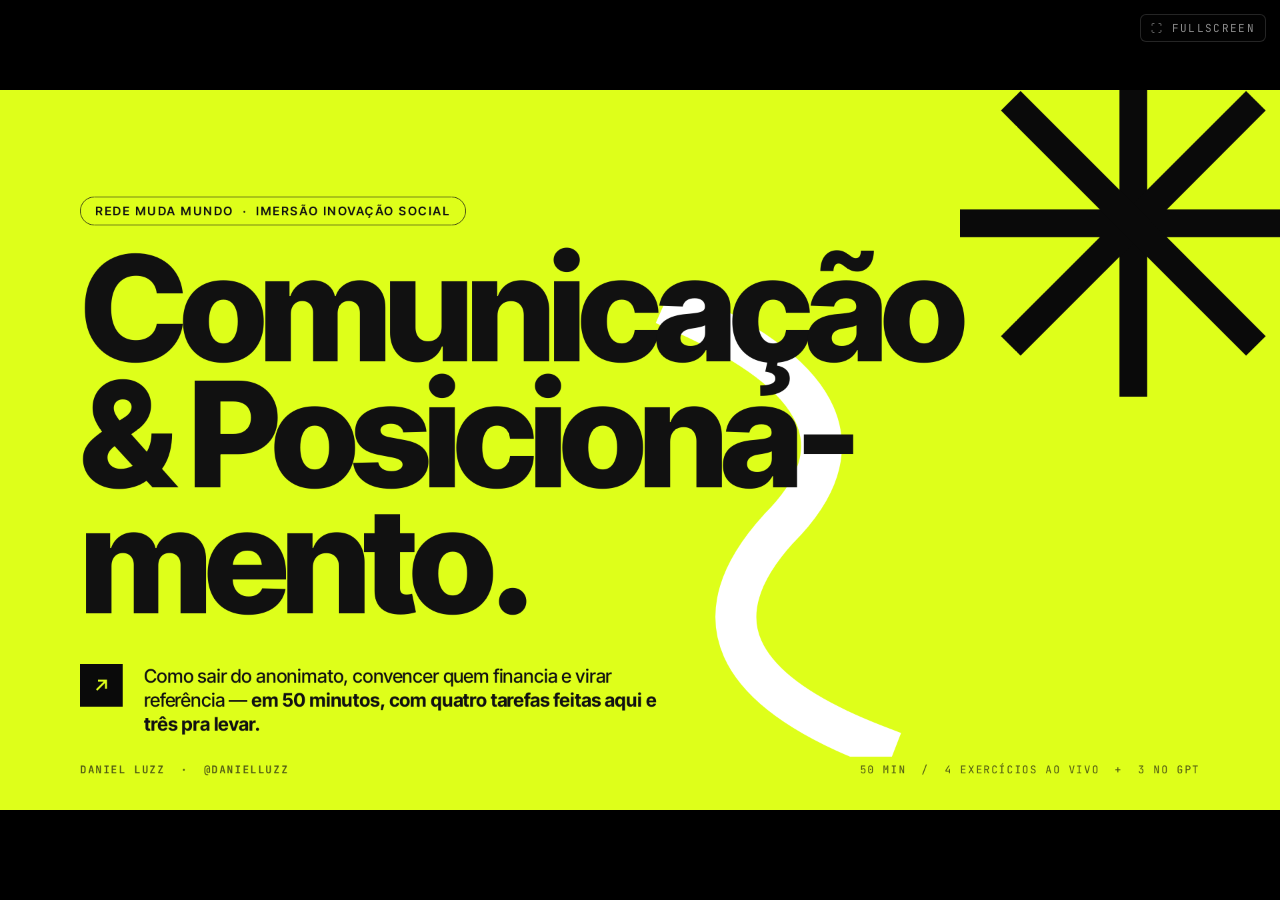
<file: v2/index.html>
<!doctype html>
<html lang="pt-BR">
<head>
<meta charset="utf-8">
<title>Comunicação e Posicionamento — Daniel Luzz</title>
<meta name="viewport" content="width=device-width, initial-scale=1">

<!-- Fontes locais: a apresentação funciona sem internet -->
<link rel="stylesheet" href="fonts/fonts.css">
<link rel="stylesheet" href="styles.css">
<script src="deck-stage.js"></script>
<script src="graphics.js"></script>

<script type="application/json" id="speaker-notes">
[
"[0:00 · 30s] Boa tarde. Eu sou Daniel Luzz e nos próximos 50 minutos a gente vai trabalhar um tema que decide se a sua causa cresce ou fica na sombra: comunicação e posicionamento. Não é palestra de inspiração — é palestra de execução. Você vai sair daqui com frase pronta, pitch pronto e uma palavra escolhida.",
"[0:30 · 1min] Rapidíssimo sobre mim: [conte aqui sua prova — anos, número de iniciativas, um nome de cliente ou projeto]. Eu me apaixonei por aplicar isso ao terceiro setor porque aqui comunicação fraca não custa só venda — custa programa que fecha e gente que para de ser atendida. Três regras: não anota, faz. Pergunta na hora. Sai daqui com a frase pronta.",
"[1:30 · 1min] Esse é o mapa. Quatro blocos: narrativa, captação, visibilidade e autoridade. Quatro exercícios aqui, comigo, agora. Os outros três você faz em casa, com o GPT que eu vou te mostrar no próximo slide. E fecha com um plano de 7 dias.",
"[2:30 · 1min30] Celular na mão. Escaneia esse QR. É um GPT gratuito que eu treinei com tudo que a gente vai ver hoje. Manda pra ele o nome da sua iniciativa agora — ele vai te fazer três perguntas. Durante os exercícios, você escreve no papel ou direto nele, e ele te dá nota e reescreve. Vou deixar mais 30 segundos aqui pra todo mundo escanear.",
"[4:00 · 1min] Antes de começar, uma verdade dura. O motivo número um pelo qual sua causa não recebe mais doação, mais voluntário, mais imprensa NÃO é porque o trabalho é ruim. O trabalho é incrível. O motivo é que na primeira frase ninguém entende o que você faz, pra quem e por quê. Comunicação ruim mata projeto bom todo dia. Hoje a gente vira esse jogo.",
"[5:00 · 30s] Bloco 1. Narrativa institucional. Aqui mora o erro mais comum do terceiro setor: você fala da sua organização. Do CNPJ, do estatuto, dos pilares. Ninguém liga. As pessoas ligam pra história.",
"[5:30 · 2min] Repete comigo, mentalmente: ninguém compra o que você FAZ. As pessoas compram o que MUDA por causa de você. Você não oferece 'oficinas de letramento' — você faz a primeira criança da família entrar na universidade. Sentiu a diferença? O verbo muda o jogo: troque 'oferecemos' por 'transformamos'. Verbo de processo por verbo de resultado.",
"[7:30 · 2min] Toda história que funciona tem três peças: vilão, herói, transformação. O vilão é o problema concreto — não 'a desigualdade', mas 'crianças que chegam aos 9 anos sem saber ler'. O herói NÃO é a sua iniciativa. O herói é a pessoa atendida. Você é o guia. E a transformação é o antes-e-depois, com nome e rosto. Quando você se coloca como herói, compete com o público. Quando se coloca como guia, convida o público a ser herói junto.",
"[9:30 · 4min com o timer] Primeiro exercício. Três minutos no relógio. Reescreva a frase de impacto da sua organização com essa fórmula: 'A gente ajuda [QUEM] que sofre com [VILÃO] a se tornar [TRANSFORMAÇÃO].' Sem siglas, sem juridiquês, sem 'através de'. Quem quiser, cola no GPT e pede a nota. Clica no timer. Vai. No final, uma pessoa lê em voz alta e eu dou feedback ao vivo.",
"[13:30 · 30s] Bloco 2. Convencer quem financia. Aqui muita gente erra na hora de pedir. Pede com vergonha, pede com 'qualquer ajuda é bem-vinda'. Esquece. Ninguém financia por dó. Financia por estratégia. Sua função é mostrar a estratégia.",
"[14:00 · 1min30] Vou ser direto: empresa não quer te ajudar. Empresa quer três coisas — reputação, engajamento de funcionário e indicador ESG. Fale a língua dela. Em vez de 'precisamos de 50 mil', diga: 'com 50 mil, sua empresa impacta 200 famílias, gera 4 reportagens regionais e 12 horas de voluntariado pros seus colaboradores.' Mesmo dinheiro, narrativa de retorno.",
"[15:30 · 1min] E não é só empresa. Se você é negócio de impacto, conversa com investidor — e investidor quer modelo que se paga e impacto medido. Se depende de edital ou fundação, eles querem aderência ao foco deles, indicador e prestação de contas. A história é a mesma. O que muda é o que o outro lado ganha.",
"[16:30 · 1min30] Pitch de trinta segundos. Sem isso você não entra em sala de reunião. Estrutura: 'Existe um problema X que afeta Y pessoas. A gente resolve com Z, e já provamos entregando W. Pra escalar, precisamos de N — e em troca, o parceiro recebe M.' Esse exemplo aqui é ilustrativo, os números são pra mostrar o formato. Pra investidor ou edital, só muda o M.",
"[18:00 · 6min com o timer] Exercício dois. Cinco minutos. Escreva seu pitch de 30 segundos. Quando o timer fechar, três voluntários apresentam e a gente cronometra. Passou de 35 segundos, está longo. Faltou número, está fraco. Bora.",
"[24:00 · 1min] Esse é o exercício três, a tabela de valor, e vocês vão fazer em casa, no GPT. Olha o exemplo: cinco linhas, o que você entrega e o que a empresa recebe. Repara que nenhuma linha é 'logo no banner'. Essa tabela abre porta de diretoria. No GPT, é só digitar 'exercício 3'.",
"[25:00 · 30s] Bloco 3. Visibilidade do impacto. Você pode estar no melhor projeto do Brasil, mas se ninguém vê, é como se não existisse. Visibilidade não é vaidade — é responsabilidade com quem você atende, com quem te financia e com o seu time.",
"[25:30 · 1min30] Documente, não crie. Você não precisa virar produtor de conteúdo. Você precisa virar repórter da própria operação. Toda visita, formatura, reunião com voluntário — vira post, story, reels, release. Um dia de campo bem documentado vira duas semanas de conteúdo. O celular sai do bolso antes do crachá.",
"[27:00 · 1min30] Métrica que emociona não é a maior — é a mais específica. 'Atendemos 12 mil pessoas' dá credibilidade. 'A Maria, 47 anos, voltou a ler e hoje lê bilhete pra neta' dá emoção. Os dados aqui são ilustrativos. A regra: toda comunicação importante tem um número grande e um nome próprio.",
"[28:30 · 1min30] Mas atenção: documentar não é expor. A história é da pessoa — você só pede emprestada. Autorização por escrito, e dos responsáveis quando é criança ou adolescente. Mostre potência, não pena. A pessoa aprova o post antes de sair. E LGPD: nada de endereço, documento ou exposição de quem corre risco. Isso protege a pessoa e protege a sua credibilidade.",
"[30:00 · 5min com o timer] Exercício quatro. Quatro minutos. Banco de provas: três números fortes, três histórias com nome e rosto, três falas no formato 'eu era X, hoje sou Y'. É o seu kit de munição pros próximos seis meses. Se faltar número, escreve o que você precisaria medir — o GPT te ajuda a descobrir como.",
"[35:00 · 1min] Exercício cinco é de casa, no GPT: calendário de três posts por semana. Segunda, número. Quarta, rosto. Sexta, bastidor. Simples de propósito. O GPT monta a sua próxima semana com tema definido.",
"[36:00 · 30s] Bloco 4. Autoridade e reconhecimento. É onde você para de pedir atenção e começa a receber. É onde a imprensa procura você. E o segredo está numa palavra: posicionamento.",
"[36:30 · 1min30] Posicionar é ocupar uma palavra na cabeça da pessoa. Ries e Trout mostraram isso há décadas: a primeira marca que ocupa uma categoria fica na mente. Havaianas é verão. Natura é natureza. Magalu é proximidade. Itaú é confiança. 'Causa' não é palavra. 'Solidariedade' não é palavra. Ache uma palavra estreita o bastante pra ser sua.",
"[38:00 · 1min30] Autoridade não é gritar mais alto. Especialista não fala de tudo. Fala de UMA coisa, em todos os formatos, em todos os lugares. Toda postagem, entrevista e reunião sobre o mesmo território. Em 12 meses, você é a referência.",
"[39:30 · 5min com o timer] Exercício seis. Quatro minutos. Duas frases. Primeira: 'Quando alguém pensa em [tema, região ou público], precisa pensar na minha organização porque a gente é A organização que ____.' Segunda: 'A palavra que eu quero ocupar na cabeça de quem me financia é ____.' Uma palavra. Sem 'e'. Sem 'também'. Uma. No final, duas pessoas falam a palavra em voz alta.",
"[44:30 · 30s] Exercício sete, também no GPT: três territórios onde você crava bandeira nos próximos 90 dias, com uma ação concreta em cada. Estreito vence largo.",
"[45:00 · 1min30] Pacto. Sete dias, sete tarefas, trinta minutos por dia. Fotografa esse slide — ou pede pro GPT 'monta meu plano de 7 dias' que ele faz com o que você escreveu hoje. Atrasou um dia? Segue o próximo. Consistência vale mais que perfeição.",
"[46:30 · 1min] O todo numa tela. No centro, o princípio-raiz: o que muda vale mais do que o que você faz — sempre com um número e um nome próprio. E a ordem importa: primeiro você fala claro, depois vende, depois mostra, e só então ocupa um lugar na cabeça das pessoas.",
"[47:30 · 2min30] Uma frase pra levar: pare de explicar o que você faz e comece a contar o que muda. Escaneia o QR de novo se ainda não abriu: os exercícios 3, 5 e 7 estão lá, e o plano de 7 dias também. Eu sou Daniel Luzz, arroba Daniel Luzz em todas as redes. Me marca quando aplicar, eu respondo. Obrigado — e bora mudar mundo. [Abrir para perguntas no tempo que sobrar.]"
]
</script>

<style id="__om-edit-overrides"></style>
</head>
<body>

<button id="fs-btn" onclick="(document.fullscreenElement?document.exitFullscreen():document.documentElement.requestFullscreen())" style="position:fixed; top:14px; right:14px; z-index:9999; background:rgba(10,10,10,0.55); color:#fff; border:1px solid rgba(255,255,255,0.25); border-radius:6px; padding:6px 10px; font-family:'JetBrains Mono',monospace; font-size:11px; letter-spacing:0.12em; cursor:pointer; opacity:0.55;" onmouseover="this.style.opacity='1'" onmouseout="this.style.opacity='0.55'" title="Tela cheia (F)">⛶ FULLSCREEN</button>

<deck-stage>


<!-- ============ 01: COVER ============ -->
<section class="theme-yellow" data-screen-label="01 Capa">
  <!-- Big asterisk top right -->
  <div class="asterisk-svg" style="top:-60px; right:-40px;">
    <svg width="520" height="520" viewBox="0 0 100 100">
      <g fill="#0A0A0A">
        <rect x="46" y="0" width="8" height="100"/>
        <rect x="46" y="0" width="8" height="100" transform="rotate(45 50 50)"/>
        <rect x="46" y="0" width="8" height="100" transform="rotate(90 50 50)"/>
        <rect x="46" y="0" width="8" height="100" transform="rotate(135 50 50)"/>
      </g>
    </svg>
  </div>

  <!-- Big white swoosh -->
  <svg class="swoosh-curve" style="top:280px; left:880px;" width="540" height="720" viewBox="0 0 300 400" preserveAspectRatio="none">
    <path d="M 80 30 Q 260 110 160 210 Q 60 320 240 390" fill="none" stroke="#FFFFFF" stroke-width="34" stroke-linecap="square"/>
  </svg>

  <div class="pad" style="position:relative; z-index:2;">
    <div style="margin-top:60px;">
      <div class="eyebrow">REDE MUDA MUNDO &nbsp;·&nbsp; IMERSÃO INOVAÇÃO SOCIAL</div>
    </div>

    <div style="margin-top:30px; max-width:1400px;">
      <h1 class="cover-title">Comunicação<br>&amp; Posiciona-<br>mento.</h1>
    </div>

    <div style="margin-top:60px; display:flex; gap:32px; align-items:flex-start; max-width:1100px;">
      <div style="background:#0A0A0A; width:64px; height:64px; display:grid; place-items:center; flex-shrink:0;">
        <svg width="32" height="32" viewBox="0 0 32 32"><path d="M9 23 L23 9 M11 9 L23 9 L23 21" stroke="#DEFF1A" stroke-width="3" fill="none"/></svg>
      </div>
      <p class="body-l" style="font-weight: 500; max-width: 780px; width: 880px; font-size: 28px">
        Como sair do anonimato, convencer quem financia e virar referência —
        <strong>em 50 minutos, com quatro tarefas feitas aqui e três pra levar.</strong>
      </p>
    </div>
  </div>

  <div class="footer">
    <div class="brand">DANIEL LUZZ &nbsp;·&nbsp; @DANIELLUZZ</div>
    <div>50 MIN &nbsp;/&nbsp; 4 EXERCÍCIOS AO VIVO &nbsp;+&nbsp; 3 NO GPT</div>
  </div>
</section>

<!-- ============ 02: WELCOME ============ -->
<section class="theme-paper" data-screen-label="02 Boas-vindas">
  <div class="asterisk-svg" style="top:60px; right:80px;">
    <svg width="180" height="180" viewBox="0 0 100 100"><g fill="#0A0A0A">
      <rect x="46" y="0" width="8" height="100"/><rect x="46" y="0" width="8" height="100" transform="rotate(45 50 50)"/>
      <rect x="46" y="0" width="8" height="100" transform="rotate(90 50 50)"/><rect x="46" y="0" width="8" height="100" transform="rotate(135 50 50)"/>
    </g></svg>
  </div>

  <div class="pad row" style="flex-direction:row; gap:80px; align-items:center;">
    <div style="flex:1.4;">
      <div class="kicker">/ 02 &nbsp; QUEM ESTÁ FALANDO</div>
      <h2 class="h-2" style="margin-top:32px;">Eu sou Daniel Luzz.<br>Nos próximos 50 min<br>você vai trabalhar.</h2>

      <!-- PROVA DE AUTORIDADE: troque os colchetes pelos seus números e nomes reais -->
      <div style="margin-top:44px; display:grid; grid-template-columns:repeat(3, auto); gap:48px; justify-content:start;">
        <div>
          <div style="font-size:72px; font-weight:800; line-height:0.9; letter-spacing:-0.04em;">[XX]</div>
          <p class="body-s" style="margin-top:8px; color:rgba(0,0,0,0.7);">anos com comunicação<br>e posicionamento</p>
        </div>
        <div>
          <div style="font-size:72px; font-weight:800; line-height:0.9; letter-spacing:-0.04em;">[XX]</div>
          <p class="body-s" style="margin-top:8px; color:rgba(0,0,0,0.7);">marcas e iniciativas<br>posicionadas</p>
        </div>
        <div>
          <div style="font-size:40px; font-weight:800; line-height:1.1; letter-spacing:-0.02em; padding-top:14px;">[Cliente ou<br>projeto-referência]</div>
        </div>
      </div>

      <div style="margin-top:48px; display:flex; gap:16px;">
        <span class="tag tag-yellow">PRÁTICA &gt; TEORIA</span>
        <span class="tag">4 EXERCÍCIOS AO VIVO</span>
        <span class="tag tag-dark">PLANO DE 7 DIAS</span>
      </div>
    </div>

    <div style="flex:1; display:flex; flex-direction:column; gap:20px;">
      <div class="card" style="border-radius:32px; padding:28px 36px;">
        <div class="kicker" style="font-size:14px;">REGRA UM</div>
        <p class="h-3" style="margin-top:10px; font-size:44px;">Não anota. Faz.</p>
      </div>
      <div class="card card-dark" style="border-radius:32px; padding:28px 36px;">
        <div class="kicker" style="font-size:14px;">REGRA DOIS</div>
        <p class="h-3" style="margin-top:10px; font-size:44px;">Pergunta na hora.<br>Resposta na hora.</p>
      </div>
      <div class="card card-yellow" style="border-radius:32px; padding:28px 36px;">
        <div class="kicker" style="font-size:14px;">REGRA TRÊS</div>
        <p class="h-3" style="margin-top:10px; font-size:44px;">Sai daqui com<br>a frase pronta.</p>
      </div>
    </div>
  </div>

  <div class="footer"><div class="brand">DANIEL LUZZ</div><div>02 / 29</div></div>
</section>

<!-- ============ 03: AGENDA / MAP ============ -->
<section class="theme-yellow" data-screen-label="03 Mapa da palestra">
  <svg class="swoosh-curve" style="top:-100px; right:-100px; opacity:0.85;" width="500" height="700" viewBox="0 0 300 400">
    <path d="M 80 30 Q 260 110 160 210 Q 60 320 240 390" fill="none" stroke="#FFFFFF" stroke-width="32" stroke-linecap="square"/>
  </svg>

  <div class="pad">
    <div class="kicker">/ 03 &nbsp; MAPA DA HORA</div>
    <h2 class="h-1" style="margin-top:30px;">O caminho.</h2>

    <div style="display:grid; grid-template-columns: repeat(4, 1fr); gap:24px; margin-top:80px;">
      <div class="card" style="height:380px; display:flex; flex-direction:column; justify-content:space-between;">
        <div class="num">01</div>
        <div>
          <div class="kicker" style="font-size:16px; opacity:0.6;">9 MIN · EX 01</div>
          <h3 class="h-3" style="margin-top:10px;">Narrativa institucional</h3>
          <p class="body-s" style="margin-top:10px; color:rgba(0,0,0,0.65);">Pare de falar da sua iniciativa. Comece a contar uma história.</p>
        </div>
      </div>
      <div class="card card-dark" style="height:380px; display:flex; flex-direction:column; justify-content:space-between;">
        <div class="num">02</div>
        <div>
          <div class="kicker" style="font-size:16px; opacity:0.6;">12 MIN · EX 02</div>
          <h3 class="h-3" style="margin-top:10px;">Convencer quem financia</h3>
          <p class="body-s" style="margin-top:10px; color:rgba(255,255,255,0.7);">Empresa, investidor, edital. Pitch de 30s. Língua de quem paga.</p>
        </div>
      </div>
      <div class="card" style="height:380px; display:flex; flex-direction:column; justify-content:space-between;">
        <div class="num">03</div>
        <div>
          <div class="kicker" style="font-size:16px; opacity:0.6;">9 MIN · EX 04</div>
          <h3 class="h-3" style="margin-top:10px;">Visibilidade do impacto</h3>
          <p class="body-s" style="margin-top:10px; color:rgba(0,0,0,0.65);">Documentar &gt; criar. Com consentimento. Métricas que emocionam.</p>
        </div>
      </div>
      <div class="card card-dark" style="height:380px; display:flex; flex-direction:column; justify-content:space-between;">
        <div class="num">04</div>
        <div>
          <div class="kicker" style="font-size:16px; opacity:0.6;">10 MIN · EX 06</div>
          <h3 class="h-3" style="margin-top:10px;">Autoridade e reconhecimento</h3>
          <p class="body-s" style="margin-top:10px; color:rgba(255,255,255,0.7);">Posicionamento. Uma palavra. Três territórios.</p>
        </div>
      </div>
    </div>

    <div style="margin-top:64px; display:flex; align-items:center; gap:20px;">
      <div class="exercise-stripe">
        <span class="lt">+10 MIN</span> &nbsp;ABERTURA &nbsp;+&nbsp; PLANO DE 7 DIAS &nbsp;+&nbsp; FECHAMENTO
      </div>
      <p class="body-s" style="font-weight:600;">EX 03, 05 e 07: você faz depois, no GPT da palestra.</p>
    </div>
  </div>

  <div class="footer"><div class="brand">DANIEL LUZZ</div><div>03 / 29</div></div>
</section>

<!-- ============ 04: GPT: ABRA AGORA ============ -->
<section class="theme-black" data-screen-label="04 GPT — Abra agora">
  <div class="asterisk-svg" style="top:-120px; left:-120px; opacity:0.25;">
    <svg width="420" height="420" viewBox="0 0 100 100"><g fill="#DEFF1A">
      <rect x="46" y="0" width="8" height="100"/><rect x="46" y="0" width="8" height="100" transform="rotate(45 50 50)"/>
      <rect x="46" y="0" width="8" height="100" transform="rotate(90 50 50)"/><rect x="46" y="0" width="8" height="100" transform="rotate(135 50 50)"/>
    </g></svg>
  </div>

  <div class="pad" style="position:relative; z-index:2; justify-content:center;">
    <div style="display:grid; grid-template-columns: 1.2fr 1fr; gap:100px; align-items:center;">
      <div>
        <div class="kicker" style="color:#DEFF1A;">/ 04 &nbsp; ANTES DE COMEÇAR</div>
        <h2 class="h-1" style="margin-top:28px;">Celular na mão.<br><em class="italic-serif" style="color:#DEFF1A; font-weight:400;">Abra o GPT.</em></h2>
        <p class="body-l" style="margin-top:40px; max-width:820px; color:rgba(255,255,255,0.8);">
          É o seu parceiro de exercício. Você escreve, ele dá nota, reescreve e mostra o porquê.
        </p>
        <div style="margin-top:48px; display:flex; flex-direction:column; gap:16px;">
          <div class="body-m" style="display:flex; gap:16px; align-items:center;"><span class="num" style="color:#DEFF1A;">1</span> Escaneie e mande o nome da sua iniciativa.</div>
          <div class="body-m" style="display:flex; gap:16px; align-items:center;"><span class="num" style="color:#DEFF1A;">2</span> Use durante os 4 exercícios ao vivo.</div>
          <div class="body-m" style="display:flex; gap:16px; align-items:center;"><span class="num" style="color:#DEFF1A;">3</span> Faça os outros 3 em casa. Ele monta seu kit.</div>
        </div>
      </div>
      <div style="display:flex; flex-direction:column; align-items:center;">
        <div style="background:#FFFFFF; padding:36px; border-radius:28px; position:relative;">
          <div style="position:absolute; top:-14px; left:-14px; background:#DEFF1A; color:#0A0A0A; padding:8px 14px; font-family:'JetBrains Mono',monospace; font-size:14px; font-weight:700; letter-spacing:0.16em; border-radius:6px; transform:rotate(-4deg);">ESCANEIE</div>
          <img src="qr-gpt.svg" alt="QR Code do GPT Comunicação que Muda Mundo" width="480" height="480" style="display:block;">
        </div>
        <div class="kicker" style="margin-top:28px; color:rgba(255,255,255,0.6); font-size:16px;">GPT GRATUITO · COMUNICAÇÃO QUE MUDA MUNDO</div>
      </div>
    </div>
  </div>

  <div class="footer"><div class="brand" style="color:#DEFF1A;">DANIEL LUZZ</div><div>04 / 29</div></div>
</section>

<!-- ============ 05: HARD TRUTH ============ -->
<section class="theme-black" data-screen-label="05 Verdade dura">
  <div class="asterisk-svg" style="top:80px; left:-40px;">
    <svg width="220" height="220" viewBox="0 0 100 100"><g fill="#DEFF1A">
      <rect x="46" y="0" width="8" height="100"/><rect x="46" y="0" width="8" height="100" transform="rotate(45 50 50)"/>
      <rect x="46" y="0" width="8" height="100" transform="rotate(90 50 50)"/><rect x="46" y="0" width="8" height="100" transform="rotate(135 50 50)"/>
    </g></svg>
  </div>

  <div class="pad" style="justify-content:center;">
    <div class="kicker" style="color:#DEFF1A;">/ 05 &nbsp; A VERDADE QUE NINGUÉM TE FALA</div>

    <h2 class="h-jumbo" style="margin-top:40px; max-width:1500px;">Sua causa
não é invisível.
Ela é <em class="italic-serif" style="font-weight: 700;">incompreensível.</em>
</h2>

    <p class="body-l" style="margin-top:60px; max-width:1100px; color:rgba(255,255,255,0.75);">Na primeira frase a pessoa decide se te ouve, se doa, se investe, se divulga.<br><br>Se ela não entender — você não existe.</p>
  </div>

  <div class="footer"><div class="brand" style="color:#DEFF1A;">DANIEL LUZZ</div><div>05 / 29</div></div>
</section>

<!-- ============ 06: PART 1 DIVIDER ============ -->
<section class="theme-yellow" data-screen-label="06 Parte 1 — Narrativa">
  <div class="asterisk-svg" style="top:-80px; right:-80px;">
    <svg width="600" height="600" viewBox="0 0 100 100"><g fill="#FFFFFF">
      <rect x="46" y="0" width="8" height="100"/><rect x="46" y="0" width="8" height="100" transform="rotate(45 50 50)"/>
      <rect x="46" y="0" width="8" height="100" transform="rotate(90 50 50)"/><rect x="46" y="0" width="8" height="100" transform="rotate(135 50 50)"/>
    </g></svg>
  </div>

  <div class="pad" style="justify-content:center;">
    <div class="part-meta">PARTE&nbsp;&nbsp;01&nbsp;/&nbsp;04</div>
    <h2 class="h-display" style="margin-top:30px;">Narrativa
<span style="font-weight: 700;">Institucional.</span></h2>
    <p class="body-l" style="margin-top:60px; max-width:900px;">
      Você não vende o que faz. Vende o que muda.
    </p>
  </div>

  <div class="footer"><div class="brand">DANIEL LUZZ</div><div>06 / 29</div></div>
</section>

<!-- ============ 07: VALUE NOT ACTIVITY ============ -->
<section class="theme-paper" data-screen-label="07 Vende o que muda">
  <div class="block-marker"><span class="bm-dot"></span> BLOCO 01 / 04 · NARRATIVA</div>
  <div class="pad">
    <div class="kicker">/ 07 &nbsp; PRINCÍPIO 1</div>
    <h2 class="h-2" style="margin-top:18px; max-width:1500px;">
      Ninguém compra <s style="opacity:0.4; text-decoration-thickness:6px;">o que você faz</s>.<br>
      As pessoas compram <mark class="hl">o que muda</mark> por causa de você.
    </h2>

    <div style="display:grid; grid-template-columns:1fr 50px 1fr; gap:14px; margin-top:32px; align-items:stretch;">
      <div class="card" style="background:#F4F4EE; border:1.5px dashed rgba(0,0,0,0.25); padding:18px 22px;">
        <div class="kicker" style="font-size:13px; opacity:0.55;">FRACO · ATIVIDADE</div>
        <p style="margin-top:10px; font-size:24px; line-height:1.2; font-weight:600; opacity:0.55;">"Oferecemos oficinas de letramento."</p>
      </div>
      <div style="display:grid; place-items:center; font-size:36px; font-weight:800; opacity:0.5;">→</div>
      <div class="card card-yellow" style="padding:18px 22px;">
        <div class="kicker" style="font-size:13px;">FORTE · TRANSFORMAÇÃO</div>
        <p style="margin-top:10px; font-size:24px; line-height:1.2; font-weight:600;">"A gente faz a primeira criança da família entrar na universidade."</p>
      </div>

      <div class="card" style="background:#F4F4EE; border:1.5px dashed rgba(0,0,0,0.25); padding:18px 22px;">
        <div class="kicker" style="font-size:13px; opacity:0.55;">FRACO · ATIVIDADE</div>
        <p style="margin-top:10px; font-size:24px; line-height:1.2; font-weight:600; opacity:0.55;">"Distribuímos cestas básicas para famílias em situação de risco."</p>
      </div>
      <div style="display:grid; place-items:center; font-size:36px; font-weight:800; opacity:0.5;">→</div>
      <div class="card card-yellow" style="padding:18px 22px;">
        <div class="kicker" style="font-size:13px;">FORTE · TRANSFORMAÇÃO</div>
        <p style="margin-top:10px; font-size:24px; line-height:1.2; font-weight:600;">"A gente garante que nenhuma criança vá dormir sem comer na Comunidade do Pilar."</p>
      </div>

      <div class="card" style="background:#F4F4EE; border:1.5px dashed rgba(0,0,0,0.25); padding:18px 22px;">
        <div class="kicker" style="font-size:13px; opacity:0.55;">FRACO · ATIVIDADE</div>
        <p style="margin-top:10px; font-size:24px; line-height:1.2; font-weight:600; opacity:0.55;">"Realizamos atendimento psicossocial a mulheres."</p>
      </div>
      <div style="display:grid; place-items:center; font-size:36px; font-weight:800; opacity:0.5;">→</div>
      <div class="card card-yellow" style="padding:18px 22px;">
        <div class="kicker" style="font-size:13px;">FORTE · TRANSFORMAÇÃO</div>
        <p style="margin-top:10px; font-size:24px; line-height:1.2; font-weight:600;">"A gente tira mulheres do ciclo da violência e devolve a chave da própria casa."</p>
      </div>
    </div>

    <div style="margin-top:56px; display:flex; gap:18px; align-items:center;">
      <div class="arrow-square">↗</div>
      <p class="body-m" style="font-weight:500; font-size:24px;">Troque <em>"oferecemos"</em> por <strong>"transformamos"</strong>. Verbo de processo → verbo de resultado.</p>
    </div>
  </div>

  <div class="footer"><div class="brand">DANIEL LUZZ</div><div>07 / 29</div></div>
</section>

<!-- ============ 08: VILLAIN HERO TRANSFORMATION ============ -->
<section class="theme-black" data-screen-label="08 Vilão Herói Transformação">
  <div class="block-marker"><span class="bm-dot"></span> BLOCO 01 / 04 · NARRATIVA</div>
  <div class="asterisk-svg" style="top:60px; right:60px;">
    <svg width="200" height="200" viewBox="0 0 100 100"><g fill="#DEFF1A">
      <rect x="46" y="0" width="8" height="100"/><rect x="46" y="0" width="8" height="100" transform="rotate(45 50 50)"/>
      <rect x="46" y="0" width="8" height="100" transform="rotate(90 50 50)"/><rect x="46" y="0" width="8" height="100" transform="rotate(135 50 50)"/>
    </g></svg>
  </div>

  <div class="pad">
    <div class="kicker" style="color:#DEFF1A;">/ 08 &nbsp; FÓRMULA</div>
    <h2 class="h-2" style="margin-top:24px;">A história que sempre funciona<br>tem <mark class="hl">três peças</mark>.</h2>

    <div style="display:grid; grid-template-columns: repeat(3, 1fr); gap:32px; margin-top:80px;">
      <div class="card card-dark" style="border:2px solid rgba(255,255,255,0.18); height:480px;">
        <div style="font-size:120px; font-weight:800; line-height:0.9; color:#DEFF1A;">01</div>
        <h3 class="h-3" style="margin-top:30px;">Vilão</h3>
        <p class="body-m" style="margin-top:14px; color:rgba(255,255,255,0.7);">O problema concreto. Não é "a desigualdade" — é <em>"crianças que chegam aos 9 anos sem saber ler"</em>.</p>
        <div class="kicker" style="margin-top:30px; font-size:14px; color:#DEFF1A;">SEJA ESPECÍFICO.</div>
      </div>

      <div class="card card-dark" style="border:2px solid rgba(255,255,255,0.18); height:480px;">
        <div style="font-size:120px; font-weight:800; line-height:0.9; color:#DEFF1A;">02</div>
        <h3 class="h-3" style="margin-top:30px;">Herói</h3>
        <p class="body-m" style="margin-top:14px; color:rgba(255,255,255,0.7);">A pessoa atendida. <strong>Não é a sua iniciativa.</strong> Você é o <em class="italic-serif">guia</em> — o mentor, não o protagonista.</p>
        <div class="kicker" style="margin-top:30px; font-size:14px; color:#DEFF1A;">DESÇA DO PALCO.</div>
      </div>

      <div class="card card-dark" style="border:2px solid rgba(255,255,255,0.18); height:480px; background:#DEFF1A; color:#0A0A0A; border-color:#DEFF1A;">
        <div style="font-size:120px; font-weight:800; line-height:0.9;">03</div>
        <h3 class="h-3" style="margin-top:30px;">Transformação</h3>
        <p class="body-m" style="margin-top:14px;">O antes-e-depois <strong>com nome e rosto</strong>. Maria, 47 anos, voltou a ler depois de 30 anos.</p>
        <div class="kicker" style="margin-top:30px; font-size:14px;">COM NOME E ROSTO.</div>
      </div>
    </div>
  </div>

  <div class="footer"><div class="brand" style="color:#DEFF1A;">DANIEL LUZZ</div><div>08 / 29</div></div>
</section>

<!-- ============ 09: EXERCISE 1 ============ -->
<section class="theme-yellow" data-screen-label="09 Exercício 1">
  <div class="block-marker"><span class="bm-dot"></span> BLOCO 01 / 04 · NARRATIVA</div>
  <svg class="swoosh-curve" style="top:-60px; right:-60px;" width="450" height="640" viewBox="0 0 300 400">
    <path d="M 80 30 Q 260 110 160 210 Q 60 320 240 390" fill="none" stroke="#FFFFFF" stroke-width="32" stroke-linecap="square"/>
  </svg>

  <div style="position:absolute; bottom:110px; right:60px; max-width:520px; background:#0A0A0A; color:#fff; padding:24px 28px; border-radius:16px; z-index:3;">
    <div class="kicker" style="color:#DEFF1A; font-size:14px;">EXEMPLO PRONTO</div>
    <p style="margin-top:10px; font-size:24px; line-height:1.35; font-style:italic;">"A gente ajuda <strong style="color:#DEFF1A;">jovens da periferia</strong> que sofrem com <strong style="color:#DEFF1A;">evasão escolar</strong> a se tornar <strong style="color:#DEFF1A;">os primeiros da família na universidade</strong>."</p>
  </div>

  <div class="pad">
    <div style="display:flex; align-items:center; gap:24px;">
      <div class="exercise-stripe"><span class="lt">EX 01</span> &nbsp;FRASE DE IMPACTO &nbsp;·&nbsp; 3 MIN</div>
    </div>

    <h2 class="h-1" style="margin-top:50px; max-width:1500px;">
      Reescreva a frase<br>de impacto da sua iniciativa.
    </h2>

    <div style="margin-top:60px; display:grid; grid-template-columns: 1.2fr 1fr; gap:60px; flex:1;">
      <div>
        <div class="kicker">A FÓRMULA</div>
        <div class="card card-dark" style="margin-top:20px; padding:48px;">
          <p class="h-3" style="line-height:1.2; font-size: 52px;">
            "A gente ajuda <span style="color:#DEFF1A; font-family: &quot;Inter Tight&quot;;">[QUEM]</span><br>
            que sofre com <span style="color:#DEFF1A;">[VILÃO]</span><br>
            a se tornar <span style="color:#DEFF1A;">[TRANSFORMAÇÃO]</span>."
          </p>
        </div>

        <div style="margin-top:30px; display:flex; gap:14px; flex-wrap:wrap;">
          <span class="tag tag-dark" style="color: rgb(0, 0, 0);">SEM SIGLAS</span>
          <span class="tag tag-dark" style="color: rgb(0, 0, 0);">SEM "ATRAVÉS DE"</span>
          <span class="tag tag-dark" style="color: rgb(0, 0, 0);">SEM JURIDIQUÊS</span>
        </div>
      </div>

      <div>
        <div class="kicker">CRONÔMETRO</div>
        <div style="margin-top:20px;">
          <div class="timer" data-seconds="180">
            <svg class="play-ic" viewBox="0 0 14 14" fill="currentColor"><path d="M2 1 L12 7 L2 13 Z"/></svg>
            <span class="t-label">03:00</span>
          </div>
          <p class="body-s" style="margin-top:14px; opacity:0.7;">Clique para iniciar / pausar.<br>Botão direito para resetar.</p>
        </div>

        <div style="margin-top:50px;">
          <div class="kicker">CHECKLIST DA FRASE</div>
          <div style="margin-top:14px;">
            <div class="check-row" data-check-id="ex1-a"><div class="check-box">✓</div><div class="check-text body-m">O vilão é concreto (não "desigualdade")?</div></div>
            <div class="check-row" data-check-id="ex1-b"><div class="check-box">✓</div><div class="check-text body-m">A vó entenderia?</div></div>
            <div class="check-row" data-check-id="ex1-c"><div class="check-box">✓</div><div class="check-text body-m">Cabe em um respiro?</div></div>
          </div>
        </div>
      </div>
    </div>
  </div>

  <div class="footer"><div class="brand">DANIEL LUZZ</div><div>09 / 29</div></div>
</section>

<!-- ============ 10: PART 2 DIVIDER ============ -->
<section class="theme-black" data-screen-label="10 Parte 2 — Captação">
  <div class="asterisk-svg" style="top:80px; right:60px;">
    <svg width="380" height="380" viewBox="0 0 100 100"><g fill="#DEFF1A">
      <rect x="46" y="0" width="8" height="100"/><rect x="46" y="0" width="8" height="100" transform="rotate(45 50 50)"/>
      <rect x="46" y="0" width="8" height="100" transform="rotate(90 50 50)"/><rect x="46" y="0" width="8" height="100" transform="rotate(135 50 50)"/>
    </g></svg>
  </div>

  <svg class="swoosh-curve" style="bottom:-180px; left:-200px; opacity:0.55;" width="420" height="600" viewBox="0 0 300 400">
    <path d="M 80 30 Q 260 110 160 210 Q 60 320 240 390" fill="none" stroke="#DEFF1A" stroke-width="28" stroke-linecap="square" opacity="0.55"/>
  </svg>

  <div class="pad" style="justify-content:center;">
    <div class="part-meta" style="color:#DEFF1A;">PARTE&nbsp;&nbsp;02&nbsp;/&nbsp;04</div>
    <h2 class="h-display" style="margin-top:30px;">Captação<br><span style="font-style:italic; font-family:'Instrument Serif', serif; font-weight:700;">que funciona.</span></h2>
    <p class="body-l" style="margin-top:60px; max-width:1000px; color:rgba(255,255,255,0.75); font-size: 36px;">
      Ninguém financia por dó. Financia por estratégia.<br>Sua função é mostrar a estratégia.<br>
    </p>
  </div>

  <div class="footer"><div class="brand" style="color:#DEFF1A;">DANIEL LUZZ</div><div>10 / 29</div></div>
</section>

<!-- ============ 11: WHAT THEY WANT ============ -->
<section class="theme-paper" data-screen-label="11 O que empresa quer">
  <div class="block-marker"><span class="bm-dot"></span> BLOCO 02 / 04 · CAPTAÇÃO</div>
  <div class="pad">
    <div class="kicker">/ 11 &nbsp; INSIGHT-CHAVE</div>
    <h2 class="h-2" style="margin-top:24px;">
      Empresa não quer <s style="opacity:0.35; text-decoration-thickness:6px;">te ajudar.</s><br>
      Empresa quer <mark class="hl">três coisas</mark>.
    </h2>

    <div style="display:grid; grid-template-columns: repeat(3, 1fr); gap:24px; margin-top:80px;">
      <div class="card" style="height:420px; display:flex; flex-direction:column; justify-content:space-between;">
        <div>
          <div class="kicker" style="font-size:13px; opacity:0.5;">QUER 01</div>
          <h3 class="h-3" style="margin-top:14px;">Reputação</h3>
        </div>
        <p class="body-m" style="color:rgba(0,0,0,0.65); font-size: 33px;">
          Aparecer na imprensa.<br>
          Ganhar prêmio.<br>
          Ser citada como referência ESG.
        </p>
        <div class="arrow-square">↗</div>
      </div>

      <div class="card card-yellow" style="height:420px; display:flex; flex-direction:column; justify-content:space-between;">
        <div>
          <div class="kicker" style="font-size:13px;">QUER 02</div>
          <h3 class="h-3" style="margin-top:14px;">Engajamento<br>do funcionário</h3>
        </div>
        <p class="body-m" style="font-size: 33px;">
          Voluntariado corporativo.<br>
          Programa interno.<br>
          Orgulho de trabalhar lá.
        </p>
        <div class="arrow-square">↗</div>
      </div>

      <div class="card card-dark" style="height:420px; display:flex; flex-direction:column; justify-content:space-between;">
        <div>
          <div class="kicker" style="font-size:13px; color:rgba(255,255,255,0.5);">QUER 03</div>
          <h3 class="h-3" style="margin-top:14px;">ESG mensurável</h3>
        </div>
        <p class="body-m" style="color:rgba(255,255,255,0.7); font-size: 33px;">
          Número que entra<br>
          em relatório anual.<br>
          Indicador que sobe.
        </p>
        <div class="arrow-square" style="background-color: rgb(135, 135, 135);">↗</div>
      </div>
    </div>

    <p class="body-m" style="margin-top:60px; max-width:1400px; color:rgba(0,0,0,0.7); font-size: 33px; line-height: 1.2;">
      Em vez de "precisamos de R$50 mil", diga: <strong>"com R$50 mil, sua empresa impacta 200 famílias, gera 4 reportagens regionais e 12h de voluntariado pros seus colaboradores."</strong>
    </p>
  </div>

  <div class="footer"><div class="brand">DANIEL LUZZ</div><div>11 / 29</div></div>
</section>

<!-- ============ 12: CADA FINANCIADOR, UMA LÍNGUA ============ -->
<section class="theme-black" data-screen-label="12 Cada financiador, uma língua">
  <div class="block-marker"><span class="bm-dot"></span> BLOCO 02 / 04 · CAPTAÇÃO</div>
  <div class="pad">
    <div class="kicker" style="color:#DEFF1A;">/ 12 &nbsp; NÃO É SÓ EMPRESA</div>
    <h2 class="h-2" style="margin-top:24px;">Cada financiador<br>fala <mark class="hl">uma língua</mark>.</h2>

    <div style="display:grid; grid-template-columns: repeat(3, 1fr); gap:24px; margin-top:70px;">
      <div class="card card-dark" style="border:2px solid rgba(255,255,255,0.18); padding:40px;">
        <div class="kicker" style="color:#DEFF1A; font-size:16px;">EMPRESA</div>
        <p class="h-4" style="margin-top:16px;">Quer reputação, funcionário engajado e indicador ESG.</p>
        <p class="body-m" style="margin-top:24px; color:rgba(255,255,255,0.7);">Fale de <strong style="color:#DEFF1A;">retorno de marca</strong>.</p>
      </div>
      <div class="card" style="background:#DEFF1A; color:#0A0A0A; border-color:#DEFF1A; padding:40px;">
        <div class="kicker" style="font-size:16px;">INVESTIDOR DE IMPACTO</div>
        <p class="h-4" style="margin-top:16px;">Quer modelo que se paga, escala e impacto medido.</p>
        <p class="body-m" style="margin-top:24px;">Fale de <strong>tese, receita e métrica</strong>.</p>
      </div>
      <div class="card card-dark" style="border:2px solid rgba(255,255,255,0.18); padding:40px;">
        <div class="kicker" style="color:#DEFF1A; font-size:16px;">EDITAL &amp; FUNDAÇÃO</div>
        <p class="h-4" style="margin-top:16px;">Quer aderência ao foco deles, indicador e prestação de contas.</p>
        <p class="body-m" style="margin-top:24px; color:rgba(255,255,255,0.7);">Fale de <strong style="color:#DEFF1A;">resultado comprovado</strong>.</p>
      </div>
    </div>

    <p class="body-l" style="margin-top:60px; color:rgba(255,255,255,0.8);">A história é a mesma. <strong style="color:#DEFF1A;">O que muda é o que o outro lado ganha.</strong></p>
  </div>

  <div class="footer"><div class="brand" style="color:#DEFF1A;">DANIEL LUZZ</div><div>12 / 29</div></div>
</section>

<!-- ============ 13: 30s PITCH ============ -->
<section class="theme-yellow" data-screen-label="13 Pitch de 30s">
  <div class="block-marker"><span class="bm-dot"></span> BLOCO 02 / 04 · CAPTAÇÃO</div>
  <div class="asterisk-svg" style="top:-50px; right:-30px;">
    <svg width="320" height="320" viewBox="0 0 100 100"><g fill="#FFFFFF">
      <rect x="46" y="0" width="8" height="100"/><rect x="46" y="0" width="8" height="100" transform="rotate(45 50 50)"/>
      <rect x="46" y="0" width="8" height="100" transform="rotate(90 50 50)"/><rect x="46" y="0" width="8" height="100" transform="rotate(135 50 50)"/>
    </g></svg>
  </div>

  <div class="pad">
    <div class="kicker">/ 13 &nbsp; ESTRUTURA</div>
    <h2 class="h-1" style="margin-top:10px; font-family: &quot;Inter Tight&quot;; font-size:80px;">O pitch de 30 segundos.</h2>
    <p class="body-m" style="margin-top:8px; font-size:26px; opacity:0.75; max-width:1500px;">Sem isso, você não entra em sala de reunião. Decore. Treine no espelho. Treine no Uber.</p>
    

    <div style="margin-top:36px; display:flex; flex-direction:column; gap:14px;">
      <div class="card card-dark" style="display:grid; grid-template-columns:120px 1fr 280px; align-items:center; gap:32px; padding:28px 40px;">
        <div style="font-size:64px; font-weight:800; color:#DEFF1A;">01</div>
        <div>
          <div class="kicker" style="color:#DEFF1A; font-size:14px;">PROBLEMA</div>
          <p class="h-4" style="margin-top:6px; color:#fff;">"Existe um problema X que afeta Y pessoas."</p>
        </div>
        <div style="font-family:'JetBrains Mono', monospace; font-size:18px; opacity:0.5; text-align:right;">~7s</div>
      </div>

      <div class="card card-dark" style="display:grid; grid-template-columns:120px 1fr 280px; align-items:center; gap:32px; padding:28px 40px;">
        <div style="font-size:64px; font-weight:800; color:#DEFF1A;">02</div>
        <div>
          <div class="kicker" style="color:#DEFF1A; font-size:14px;">SOLUÇÃO</div>
          <p class="h-4" style="margin-top:6px; color:#fff;">"A gente resolve com Z, e já provamos entregando W."</p>
        </div>
        <div style="font-family:'JetBrains Mono', monospace; font-size:18px; opacity:0.5; text-align:right;">~10s</div>
      </div>

      <div class="card card-dark" style="display:grid; grid-template-columns:120px 1fr 280px; align-items:center; gap:32px; padding:28px 40px;">
        <div style="font-size:64px; font-weight:800; color:#DEFF1A;">03</div>
        <div>
          <div class="kicker" style="color:#DEFF1A; font-size:14px;">PEDIDO &amp; TROCA</div>
          <p class="h-4" style="margin-top:6px; color:#fff;">"Pra escalar, precisamos de N — em troca a empresa recebe M."</p>
        </div>
        <div style="font-family:'JetBrains Mono', monospace; font-size:18px; opacity:0.5; text-align:right;">~13s</div>
      </div>
    </div>

    <div style="margin-top:32px;">
      <div class="kicker" style="opacity:0.65;">EXEMPLO PRONTO · 30s NA PRÁTICA &nbsp;<span class="illus">Exemplo ilustrativo</span></div>
      <div class="card" style="background:#FFFFFF; border:2px solid #0A0A0A; padding:24px 32px; margin-top:12px;">
        <p style="font-size:24px; line-height:1.4; color:#0A0A0A;">
          <strong style="background:#0A0A0A; color:#DEFF1A; padding:2px 8px;">PROBLEMA.</strong> "35% dos jovens da periferia de SP abandonam o ensino médio antes do diploma.
          <strong style="background:#0A0A0A; color:#DEFF1A; padding:2px 8px; margin-left:6px;">SOLUÇÃO.</strong> A gente resolve com mentoria 1:1 e bolsa-permanência. Já provamos: <strong>87% concluem o EM e 62% entram na faculdade.</strong>
          <strong style="background:#0A0A0A; color:#DEFF1A; padding:2px 8px; margin-left:6px;">TROCA.</strong> Pra escalar pra mais 500 jovens em 2026, precisamos de R$ 480 mil. Em troca, sua empresa ganha 4 reportagens regionais, dados de impacto auditados pro relatório ESG e 40h de voluntariado que deixam o time orgulhoso."
        </p>
      </div>
    </div>

    <p class="body-m" style="margin-top:12px; font-weight:600; font-size:22px;">
      Total: <span style="background:#0A0A0A; color:#DEFF1A; padding:4px 14px;">30s</span> &nbsp;·&nbsp; Passou de 35s, está longo. Faltou número, está fraco. Investidor ou edital? Só muda o M.
    </p>
  </div>

  <div class="footer"><div class="brand">DANIEL LUZZ</div><div>13 / 29</div></div>
</section>

<!-- ============ 14: EXERCISE 2 ============ -->
<section class="theme-paper" data-screen-label="14 Exercício 2 — Pitch">
  <div class="block-marker"><span class="bm-dot"></span> BLOCO 02 / 04 · CAPTAÇÃO</div>
  <div class="pad">
    <div class="exercise-stripe"><span class="lt">EX 02</span> &nbsp;PITCH DE 30s &nbsp;·&nbsp; 5 MIN</div>
    <h2 class="h-1" style="margin-top:32px; font-size:100px;">Escreva. Decore.<br>Apresente.</h2>

    <div style="margin-top:32px; display:grid; grid-template-columns: 1.3fr 1fr; gap:60px; align-items:start;">
      <div>
        <div class="kicker">SEU CAMPO DE TRABALHO</div>
        <div class="card card-yellow" style="margin-top:20px; padding:32px;">
          <p class="body-m" style="font-weight:600;">Problema:</p>
          <div style="border-bottom:2px solid #0A0A0A; height:36px; margin:8px 0 24px;"></div>
          <p class="body-m" style="font-weight:600;">Solução + prova:</p>
          <div style="border-bottom:2px solid #0A0A0A; height:36px; margin:8px 0 8px;"></div>
          <div style="border-bottom:2px solid #0A0A0A; height:36px; margin:0 0 24px;"></div>
          <p class="body-m" style="font-weight:600;">Pedido &amp; troca:</p>
          <div style="border-bottom:2px solid #0A0A0A; height:36px; margin:8px 0 8px;"></div>
          <div style="border-bottom:2px solid #0A0A0A; height:36px;"></div>
        </div>
      </div>

      <div>
        <div class="kicker">EXEMPLO PRONTO &nbsp;<span class="illus">Ilustrativo</span></div>
        <div class="card" style="background:#0A0A0A; color:#fff; margin-top:14px; padding:22px 26px; border-radius:16px;">
          <p style="font-size:21px; line-height:1.4; font-style:italic;"><strong style="color:#DEFF1A;">Problema:</strong> 35% dos jovens da periferia abandonam o EM. <strong style="color:#DEFF1A;">Solução + prova:</strong> mentoria 1:1 — 87% concluem. <strong style="color:#DEFF1A;">Pedido + troca:</strong> R$ 480 mil para escalar a 500 jovens; em troca, 4 reportagens, dados ESG e 40h de voluntariado.</p>
        </div>

        <div class="kicker" style="margin-top:14px;">CRONÔMETRO</div>
        <div style="margin-top:14px;">
          <div class="timer" data-seconds="300">
            <svg class="play-ic" viewBox="0 0 14 14" fill="currentColor"><path d="M2 1 L12 7 L2 13 Z"/></svg>
            <span class="t-label">05:00</span>
          </div>
        </div>

        <div style="margin-top:14px;">
          <div class="kicker">DEPOIS DO TIMER</div>
          <div style="margin-top:14px;">
            <div class="check-row" style="padding:12px 0;" data-check-id="ex2-a"><div class="check-box">✓</div><div class="check-text body-m">Cronometre falando — está abaixo de 35s?</div></div>
            <div class="check-row" style="padding:12px 0;" data-check-id="ex2-b"><div class="check-box">✓</div><div class="check-text body-m">Tem pelo menos um número específico?</div></div>
            <div class="check-row" style="padding:12px 0;" data-check-id="ex2-c"><div class="check-box">✓</div><div class="check-text body-m">A troca é clara para a empresa?</div></div>
          </div>
        </div>
      </div>
    </div>
  </div>

  <div class="footer"><div class="brand">DANIEL LUZZ</div><div>14 / 29</div></div>
</section>

<!-- ============ 15: EXERCISE 3 — VALUE TABLE (NO GPT) ============ -->
<section class="theme-yellow" data-screen-label="15 Exercício 3 — Tabela de valor (GPT)">
  <div class="block-marker"><span class="bm-dot"></span> BLOCO 02 / 04 · CAPTAÇÃO</div>

  <div class="pad" style="position:relative; z-index:2;">
    <div style="display:flex; align-items:center;">
      <div class="exercise-stripe"><span class="lt">EX 03</span> &nbsp;TABELA DE VALOR</div>
      <div class="gpt-stripe">↗ Faça depois, no GPT</div>
    </div>
    <h2 class="h-1" style="margin-top:36px; font-size:96px;">O que o outro lado <em class="italic-serif" style="font-weight:700;">recebe</em>?</h2>
    <p class="body-l" style="margin-top:20px; max-width:1500px;">
      5 linhas. <strong>Desafio: nenhuma pode ser "logo no banner".</strong>
    </p>

    <div class="card" style="padding:0; overflow:hidden; margin-top:36px;">
      <div style="display:grid; grid-template-columns: 1fr 1fr; background:#0A0A0A; color:#DEFF1A;">
        <div style="padding:18px 32px;" class="kicker">VOCÊ ENTREGA</div>
        <div style="padding:18px 32px; border-left:1px solid rgba(255,255,255,0.2);" class="kicker">EMPRESA RECEBE</div>
      </div>
      <div style="display:grid; grid-template-columns: 1fr 1fr;">
          <div style="padding:20px 32px; border-bottom:1.5px solid rgba(0,0,0,0.1); border-right:1.5px solid rgba(0,0,0,0.1); font-size:24px; line-height:1.3;"><span style="font-family:'JetBrains Mono',monospace; font-size:16px; opacity:0.45;">01.</span> Histórias reais com nome e rosto (com autorização)</div>
          <div style="padding:20px 32px; border-bottom:1.5px solid rgba(0,0,0,0.1); font-size:24px; line-height:1.3; font-weight:600;">Conteúdo verdadeiro pra comunicação interna e externa</div>
          <div style="padding:20px 32px; border-bottom:1.5px solid rgba(0,0,0,0.1); border-right:1.5px solid rgba(0,0,0,0.1); font-size:24px; line-height:1.3;"><span style="font-family:'JetBrains Mono',monospace; font-size:16px; opacity:0.45;">02.</span> Relatório trimestral com 3 indicadores de impacto</div>
          <div style="padding:20px 32px; border-bottom:1.5px solid rgba(0,0,0,0.1); font-size:24px; line-height:1.3; font-weight:600;">Número que entra no relatório anual e no ESG</div>
          <div style="padding:20px 32px; border-bottom:1.5px solid rgba(0,0,0,0.1); border-right:1.5px solid rgba(0,0,0,0.1); font-size:24px; line-height:1.3;"><span style="font-family:'JetBrains Mono',monospace; font-size:16px; opacity:0.45;">03.</span> Um dia de voluntariado com o time deles</div>
          <div style="padding:20px 32px; border-bottom:1.5px solid rgba(0,0,0,0.1); font-size:24px; line-height:1.3; font-weight:600;">Funcionário engajado e orgulhoso de trabalhar lá</div>
          <div style="padding:20px 32px; border-bottom:1.5px solid rgba(0,0,0,0.1); border-right:1.5px solid rgba(0,0,0,0.1); font-size:24px; line-height:1.3;"><span style="font-family:'JetBrains Mono',monospace; font-size:16px; opacity:0.45;">04.</span> Pauta pronta pra imprensa regional</div>
          <div style="padding:20px 32px; border-bottom:1.5px solid rgba(0,0,0,0.1); font-size:24px; line-height:1.3; font-weight:600;">Reportagem espontânea com o nome da empresa</div>
          <div style="padding:20px 32px; border-right:1.5px solid rgba(0,0,0,0.1); font-size:24px; line-height:1.3;"><span style="font-family:'JetBrains Mono',monospace; font-size:16px; opacity:0.45;">05.</span> Oficina da sua equipe para o time deles</div>
          <div style="padding:20px 32px; font-size:24px; line-height:1.3; font-weight:600;">Capacitação que eles pagariam caro pra ter</div>
      </div>
    </div>
  </div>

  <div class="footer"><div class="brand">DANIEL LUZZ</div><div>15 / 29</div></div>
</section>

<!-- ============ 16: PART 3 DIVIDER ============ -->
<section class="theme-yellow" data-screen-label="16 Parte 3 — Visibilidade">
  <div class="asterisk-svg" style="bottom:-60px; right:-40px; z-index:0;">
    <svg width="280" height="280" viewBox="0 0 100 100"><g fill="#FFFFFF">
      <rect x="46" y="0" width="8" height="100"/><rect x="46" y="0" width="8" height="100" transform="rotate(45 50 50)"/>
      <rect x="46" y="0" width="8" height="100" transform="rotate(90 50 50)"/><rect x="46" y="0" width="8" height="100" transform="rotate(135 50 50)"/>
    </g></svg>
  </div>

  <div class="pad" style="justify-content:center;">
    <div class="part-meta">PARTE&nbsp;&nbsp;03&nbsp;/&nbsp;04</div>
    <h2 class="h-display" style="margin-top:30px;">Visibilidade
do impacto.
</h2>
    <p class="body-l" style="margin-top: 60px; max-width: 1100px;">Se ninguém vê, é como se não existisse.</p>
  </div>

  <div class="footer"><div class="brand">DANIEL LUZZ</div><div>16 / 29</div></div>
</section>

<!-- ============ 17: DOCUMENT > CREATE ============ -->
<section class="theme-black" data-screen-label="17 Documente não crie">
  <div class="block-marker"><span class="bm-dot"></span> BLOCO 03 / 04 · VISIBILIDADE</div>
  <div class="asterisk-svg" style="top:60px; right:60px;">
    <svg width="220" height="220" viewBox="0 0 100 100"><g fill="#DEFF1A">
      <rect x="46" y="0" width="8" height="100"/><rect x="46" y="0" width="8" height="100" transform="rotate(45 50 50)"/>
      <rect x="46" y="0" width="8" height="100" transform="rotate(90 50 50)"/><rect x="46" y="0" width="8" height="100" transform="rotate(135 50 50)"/>
    </g></svg>
  </div>

  <div class="pad">
    <div class="kicker" style="color:#DEFF1A;">/ 17 &nbsp; PRINCÍPIO</div>
    <h2 class="h-jumbo" style="margin-top:30px;">
      <span style="color:rgba(255,255,255,0.35); text-decoration:line-through; text-decoration-thickness:8px;">Crie.</span><br>
      <span style="color:#DEFF1A;">Documente.</span>
    </h2>

    <div style="margin-top:80px; display:grid; grid-template-columns: 1fr 1fr; gap:80px; max-width:1500px;">
      <div>
        <div class="kicker" style="color:#DEFF1A; font-size:14px;">ANTES</div>
        <p class="h-3" style="margin-top:14px; color:rgba(255,255,255,0.55);">"Preciso parar uma tarde pra criar conteúdo."</p>
        <p class="body-m" style="margin-top:14px; color:rgba(255,255,255,0.5);">Resultado: nunca acontece.</p>
      </div>
      <div>
        <div class="kicker" style="color:#DEFF1A; font-size:14px;">DEPOIS</div>
        <p class="h-3" style="margin-top:14px;">"O celular sai do bolso <em class="italic-serif">antes</em> do crachá."</p>
        <p class="body-m" style="margin-top:14px; color:rgba(255,255,255,0.7);">Um dia de campo bem documentado = 2 semanas de conteúdo.</p>
      </div>
    </div>

    <div style="margin-top:60px; display:flex; gap:14px; flex-wrap:wrap;">
      <span class="tag tag-yellow">VISITA → POST</span>
      <span class="tag tag-yellow">FORMATURA → REELS</span>
      <span class="tag tag-yellow">REUNIÃO → STORY</span>
      <span class="tag tag-yellow">DEPOIMENTO → RELEASE</span>
    </div>
  </div>

  <div class="footer"><div class="brand" style="color:#DEFF1A;">DANIEL LUZZ</div><div>17 / 29</div></div>
</section>

<!-- ============ 18: METRICS THAT MOVE ============ -->
<section class="theme-paper" data-screen-label="18 Métrica que emociona">
  <div class="block-marker"><span class="bm-dot"></span> BLOCO 03 / 04 · VISIBILIDADE</div>
  <div class="pad">
    <div class="kicker">/ 18 &nbsp; MACRO + MICRO &nbsp;<span class="illus">Exemplo ilustrativo</span></div>
    <h2 class="h-2" style="margin-top:24px; max-width:1500px;">
      Toda comunicação importante tem<br>
      <mark class="hl">um número grande</mark> e <mark class="hl">um nome próprio</mark>.
    </h2>

    <div style="display:grid; grid-template-columns: 1fr 1fr; gap:32px; margin-top:80px;">
      <div class="card card-dark" style="padding:60px;">
        <div class="kicker" style="color:#DEFF1A; font-size:14px;">MACRO &nbsp;·&nbsp; CREDIBILIDADE</div>
        <div class="giant-num" style="font-size:280px; color:#DEFF1A; margin-top:0;">12.487</div>
        <p class="body-l" style="margin-top:20px; color:rgba(255,255,255,0.7);">Pessoas alfabetizadas em 18 estados desde 2019.</p>
      </div>

      <div class="card card-yellow" style="padding:60px;">
        <div class="kicker" style="font-size:14px;">MICRO &nbsp;·&nbsp; EMOÇÃO</div>
        <p class="h-3" style="margin-top:24px; line-height:1.1;">
          "Eu era a Maria que assinava com o dedo. Hoje eu sou a Maria que lê bilhete pra neta."
        </p>
        <p class="body-m" style="margin-top:30px; opacity:0.7;">— Maria Aparecida, 47, Recife (PE).</p>
      </div>
    </div>

  </div>

  <div class="footer"><div class="brand">DANIEL LUZZ</div><div>18 / 29</div></div>
</section>

<!-- ============ 19: ÉTICA DA IMAGEM ============ -->
<section class="theme-black" data-screen-label="19 Documente com consentimento">
  <div class="block-marker"><span class="bm-dot"></span> BLOCO 03 / 04 · VISIBILIDADE</div>
  <div class="pad">
    <div class="kicker" style="color:#DEFF1A;">/ 19 &nbsp; ANTES DE APERTAR O REC</div>
    <h2 class="h-2" style="margin-top:24px;">Documentar <span style="color:rgba(255,255,255,0.4);">não é</span> expor.<br>
      <em class="italic-serif" style="color:#DEFF1A; font-weight:400;">A história é dela. Você só pede emprestada.</em></h2>

    <div style="display:grid; grid-template-columns: repeat(4, 1fr); gap:24px; margin-top:70px;">
      <div class="card card-dark" style="border:2px solid rgba(255,255,255,0.18); padding:36px;">
        <div style="font-size:72px; font-weight:800; line-height:0.9; color:#DEFF1A;">01</div>
        <h3 class="h-4" style="margin-top:24px; font-weight:700;">Autorização por escrito</h3>
        <p class="body-s" style="margin-top:12px; color:rgba(255,255,255,0.7);">Termo de uso de imagem. Criança e adolescente: dos responsáveis também (ECA).</p>
      </div>
      <div class="card card-dark" style="border:2px solid rgba(255,255,255,0.18); padding:36px;">
        <div style="font-size:72px; font-weight:800; line-height:0.9; color:#DEFF1A;">02</div>
        <h3 class="h-4" style="margin-top:24px; font-weight:700;">Potência, não pena</h3>
        <p class="body-s" style="margin-top:12px; color:rgba(255,255,255,0.7);">Mostre quem a pessoa está virando, não a pior foto da vida dela.</p>
      </div>
      <div class="card card-dark" style="border:2px solid rgba(255,255,255,0.18); padding:36px;">
        <div style="font-size:72px; font-weight:800; line-height:0.9; color:#DEFF1A;">03</div>
        <h3 class="h-4" style="margin-top:24px; font-weight:700;">Ela aprova antes</h3>
        <p class="body-s" style="margin-top:12px; color:rgba(255,255,255,0.7);">Mostre o post pra pessoa antes de publicar. Se ela não se reconhece, não sai.</p>
      </div>
      <div class="card" style="background:#DEFF1A; color:#0A0A0A; border-color:#DEFF1A; padding:36px;">
        <div style="font-size:72px; font-weight:800; line-height:0.9;">04</div>
        <h3 class="h-4" style="margin-top:24px; font-weight:700;">Dado pessoal protegido</h3>
        <p class="body-s" style="margin-top:12px;">LGPD: sem endereço, sem documento, sem expor quem corre risco.</p>
      </div>
    </div>
  </div>

  <div class="footer"><div class="brand" style="color:#DEFF1A;">DANIEL LUZZ</div><div>19 / 29</div></div>
</section>

<!-- ============ 20: EXERCISE 4 — PROOF BANK ============ -->
<section class="theme-yellow" data-screen-label="20 Exercício 4 — Banco de provas">
  <div class="block-marker"><span class="bm-dot"></span> BLOCO 03 / 04 · VISIBILIDADE</div>
  <div class="asterisk-svg" style="bottom:-200px; right:-180px;">
    <svg width="380" height="380" viewBox="0 0 100 100"><g fill="#FFFFFF">
      <rect x="46" y="0" width="8" height="100"/><rect x="46" y="0" width="8" height="100" transform="rotate(45 50 50)"/>
      <rect x="46" y="0" width="8" height="100" transform="rotate(90 50 50)"/><rect x="46" y="0" width="8" height="100" transform="rotate(135 50 50)"/>
    </g></svg>
  </div>

  <div class="pad" style="position:relative; z-index:2;">
    <div class="exercise-stripe"><span class="lt">EX 04</span> &nbsp;BANCO DE PROVAS &nbsp;·&nbsp; 4 MIN</div>
    <h2 class="h-1" style="margin-top:40px;">Sua munição<br>dos próximos 6 meses.</h2>
    <div style="margin-top:16px;"><span class="illus">Exemplos ilustrativos</span></div>

    <div style="display:grid; grid-template-columns: repeat(3, 1fr); gap:24px; margin-top:36px; flex:1;">
      <div class="card card-dark" style="padding:32px;">
        <div class="kicker" style="color:#DEFF1A; font-size:14px;">3 NÚMEROS FORTES</div>
        <div style="margin-top:18px; display:flex; flex-direction:column; gap:14px;">
          <div style="border-bottom:1.5px solid rgba(255,255,255,0.25); padding-bottom:8px;"><span style="color:rgba(255,255,255,0.4); font-family:'JetBrains Mono',monospace; font-size:13px;">01.</span> <span style="color:rgba(255,255,255,0.55); font-style:italic; font-size:21px;">ex: 12.487 atendimentos em 18 estados desde 2019.</span></div>
          <div style="border-bottom:1.5px solid rgba(255,255,255,0.25); padding-bottom:8px;"><span style="color:rgba(255,255,255,0.4); font-family:'JetBrains Mono',monospace; font-size:13px;">02.</span> <span style="color:rgba(255,255,255,0.55); font-style:italic; font-size:21px;">ex: 87% de retenção dos beneficiários.</span></div>
          <div style="border-bottom:1.5px solid rgba(255,255,255,0.25); padding-bottom:8px;"><span style="color:rgba(255,255,255,0.4); font-family:'JetBrains Mono',monospace; font-size:13px;">03.</span> <span style="color:rgba(255,255,255,0.55); font-style:italic; font-size:21px;">ex: R$ 1,80 de retorno social pra cada R$ 1.</span></div>
        </div>
      </div>

      <div class="card" style="padding:32px;">
        <div class="kicker" style="font-size:14px;">3 HISTÓRIAS COM ROSTO</div>
        <div style="margin-top:18px; display:flex; flex-direction:column; gap:14px;">
          <div style="border-bottom:1.5px solid rgba(0,0,0,0.18); padding-bottom:8px;"><span style="opacity:0.4; font-family:'JetBrains Mono',monospace; font-size:13px;">01.</span> <span style="opacity:0.55; font-style:italic; font-size:21px;">ex: Maria, 47, Recife — voltou a ler.</span></div>
          <div style="border-bottom:1.5px solid rgba(0,0,0,0.18); padding-bottom:8px;"><span style="opacity:0.4; font-family:'JetBrains Mono',monospace; font-size:13px;">02.</span> <span style="opacity:0.55; font-style:italic; font-size:21px;">ex: João, 19, Capão — primeiro da família na universidade.</span></div>
          <div style="border-bottom:1.5px solid rgba(0,0,0,0.18); padding-bottom:8px;"><span style="opacity:0.4; font-family:'JetBrains Mono',monospace; font-size:13px;">03.</span> <span style="opacity:0.55; font-style:italic; font-size:21px;">ex: Cleide, 34 — saiu do ciclo de violência.</span></div>
        </div>
      </div>

      <div class="card" style="background:#FFFFFF; padding:32px;">
        <div class="kicker" style="font-size:14px;">3 FALAS "ERA X, HOJE Y"</div>
        <div style="margin-top:18px; display:flex; flex-direction:column; gap:14px;">
          <div style="border-bottom:1.5px solid rgba(0,0,0,0.18); padding-bottom:8px;"><span style="opacity:0.4; font-family:'JetBrains Mono',monospace; font-size:13px;">01.</span> <span style="opacity:0.55; font-style:italic; font-size:21px;">"Eu era a Maria que assinava com o dedo. Hoje sou a Maria que lê bilhete pra neta."</span></div>
          <div style="border-bottom:1.5px solid rgba(0,0,0,0.18); padding-bottom:8px;"><span style="opacity:0.4; font-family:'JetBrains Mono',monospace; font-size:13px;">02.</span> <span style="opacity:0.55; font-style:italic; font-size:21px;">"Eu era o que ninguém olhava. Hoje sou o que dá aula."</span></div>
          <div style="border-bottom:1.5px solid rgba(0,0,0,0.18); padding-bottom:8px;"><span style="opacity:0.4; font-family:'JetBrains Mono',monospace; font-size:13px;">03.</span> <span style="opacity:0.55; font-style:italic; font-size:21px;">"Eu era invisível pro Estado. Hoje tenho CNPJ."</span></div>
        </div>
      </div>
    </div>

    <div style="margin-top:30px; display:flex; gap:24px; align-items:center;">
      <div class="timer" data-seconds="240">
        <svg class="play-ic" viewBox="0 0 14 14" fill="currentColor"><path d="M2 1 L12 7 L2 13 Z"/></svg>
        <span class="t-label">04:00</span>
      </div>
      <p class="body-m" style="font-weight: 500; font-size: 33px">Sem este banco, você atira no escuro.</p>
    </div>
  </div>

  <div class="footer"><div class="brand">DANIEL LUZZ</div><div>20 / 29</div></div>
</section>

<!-- ============ 21: EXERCISE 5 — CONTENT CALENDAR ============ -->
<section class="theme-paper" data-screen-label="21 Exercício 5 — Calendário">
  <div class="block-marker"><span class="bm-dot"></span> BLOCO 03 / 04 · VISIBILIDADE</div>
  <div class="pad">
    <div style="display:flex; align-items:center;">
      <div class="exercise-stripe"><span class="lt">EX 05</span> &nbsp;CALENDÁRIO 3X SEMANA</div>
      <div class="gpt-stripe">↗ Faça depois, no GPT</div>
    </div>
    <h2 class="h-1" style="margin-top:40px;">Três posts.<br>Por semana. Sempre.</h2>

    <div style="display:grid; grid-template-columns: repeat(3, 1fr); gap:24px; margin-top:60px;">
      <div class="card card-yellow" style="padding:40px; min-height:340px;">
        <div style="display:flex; justify-content:space-between; align-items:flex-start;">
          <div>
            <div class="kicker" style="font-size:14px;">SEGUNDA</div>
            <h3 class="h-3" style="margin-top:10px;">Número.</h3>
          </div>
          <div style="font-size:64px; font-weight:800; line-height:0.8;">#</div>
        </div>
        <p class="body-m" style="margin-top: 24px; font-size: 35px">A métrica da semana.<br>Macro com contexto.</p>
        <div style="margin-top:20px; padding:16px; background:rgba(0,0,0,0.08); border-radius:12px; font-size:22px; font-style:italic; opacity:0.8;">"Esta semana atendemos 47 famílias na zona sul."</div>
      </div>

      <div class="card" style="padding:40px; min-height:340px;">
        <div style="display:flex; justify-content:space-between; align-items:flex-start;">
          <div>
            <div class="kicker" style="font-size:14px;">QUARTA</div>
            <h3 class="h-3" style="margin-top:10px;">Rosto.</h3>
          </div>
          <div style="font-size:64px; font-weight:800; line-height:0.8;">@</div>
        </div>
        <p class="body-m" style="margin-top: 24px; opacity: 0.8; font-size: 33px">Uma história, uma pessoa,
uma transformação.
</p>
        <div style="margin-top:20px; padding:16px; background:rgba(0,0,0,0.06); border-radius:12px; font-size:22px; font-style:italic; opacity:0.8;">"Conheça a Joana. Há 3 meses ela…"</div>
      </div>

      <div class="card card-dark" style="padding:40px; min-height:340px;">
        <div style="display:flex; justify-content:space-between; align-items:flex-start;">
          <div>
            <div class="kicker" style="color:#DEFF1A; font-size:14px;">SEXTA</div>
            <h3 class="h-3" style="margin-top:10px;">Bastidor.</h3>
          </div>
          <div style="font-size:64px; font-weight:800; line-height:0.8; color:#DEFF1A;">▸</div>
        </div>
        <p class="body-m" style="margin-top: 24px; color: rgba(255,255,255,0.75); font-size: 31px">Mostre o trabalho<br>acontecendo.</p>
        <div style="margin-top:20px; padding:16px; background:rgba(255,255,255,0.08); border-radius:12px; font-size:22px; font-style:italic; color:rgba(255,255,255,0.85);">"Reunião de equipe pra fechar a semana."</div>
      </div>
    </div>

    <p class="body-l" style="margin-top:32px; font-weight:500;">Um dia de campo bem documentado <strong>= 2 semanas</strong> de calendário.</p>
  </div>

  <div class="footer"><div class="brand">DANIEL LUZZ</div><div>21 / 29</div></div>
</section>

<!-- ============ 22: PART 4 DIVIDER ============ -->
<section class="theme-black" data-screen-label="22 Parte 4 — Autoridade">
  <div class="asterisk-svg" style="bottom:-80px; right:-40px;">
    <svg width="500" height="500" viewBox="0 0 100 100"><g fill="#DEFF1A">
      <rect x="46" y="0" width="8" height="100"/><rect x="46" y="0" width="8" height="100" transform="rotate(45 50 50)"/>
      <rect x="46" y="0" width="8" height="100" transform="rotate(90 50 50)"/><rect x="46" y="0" width="8" height="100" transform="rotate(135 50 50)"/>
    </g></svg>
  </div>

  <svg class="swoosh-curve" style="top:-120px; right:420px; opacity:0.5;" width="380" height="540" viewBox="0 0 300 400">
    <path d="M 80 30 Q 260 110 160 210 Q 60 320 240 390" fill="none" stroke="#DEFF1A" stroke-width="32" stroke-linecap="square" opacity="0.9"/>
  </svg>

  <div class="pad" style="justify-content:center; position:relative; z-index:2;">
    <div class="part-meta" style="color:#DEFF1A;">PARTE&nbsp;&nbsp;04&nbsp;/&nbsp;04</div>
    <h2 class="h-display" style="margin-top:30px;">
      Autoridade<br>
      &amp; reconhe-<br>
      <span style="font-style: italic; font-family: &#39;Instrument Serif&#39;, serif; font-weight: 700">cimento.</span>
    </h2>
    <p class="body-l" style="margin-top: 60px; max-width: 1100px; color: rgba(255,255,255,0.75);">Pare de pedir atenção. Comece a receber.</p>
  </div>

  <div class="footer"><div class="brand" style="color:#DEFF1A;">DANIEL LUZZ</div><div>22 / 29</div></div>
</section>

<!-- ============ 23: POSITIONING ONE WORD ============ -->
<section class="theme-yellow" data-screen-label="23 Posicionamento — uma palavra">
  <div class="block-marker"><span class="bm-dot"></span> BLOCO 04 / 04 · AUTORIDADE</div>
  <div class="pad">
    <div class="kicker">/ 23 &nbsp; POSICIONAMENTO</div>
    <h2 class="h-1" style="margin-top:24px; max-width:1700px;">
      Posicionar é ocupar<br>
      <mark class="hl" style="background:#0A0A0A; color:#DEFF1A;">uma palavra</mark>
      na cabeça da pessoa.
    </h2>

    <div style="display:grid; grid-template-columns: repeat(5, 1fr); gap:18px; margin-top:80px;">
      <div class="card" style="padding:28px; text-align:center;">
        <div class="h-3" style="font-weight:800;">Havaianas</div>
        <div style="margin:14px 0; font-family:'JetBrains Mono',monospace; opacity:0.5;">→</div>
        <div class="kicker" style="font-size:16px;">VERÃO</div>
      </div>
      <div class="card" style="padding:28px; text-align:center;">
        <div class="h-3" style="font-weight:800;">Natura</div>
        <div style="margin:14px 0; font-family:'JetBrains Mono',monospace; opacity:0.5;">→</div>
        <div class="kicker" style="font-size:16px;">NATUREZA</div>
      </div>
      <div class="card" style="padding:28px; text-align:center;">
        <div class="h-3" style="font-weight:800;">Magalu</div>
        <div style="margin:14px 0; font-family:'JetBrains Mono',monospace; opacity:0.5;">→</div>
        <div class="kicker" style="font-size:16px;">PROXIMIDADE</div>
      </div>
      <div class="card" style="padding:28px; text-align:center;">
        <div class="h-3" style="font-weight:800;">Itaú</div>
        <div style="margin:14px 0; font-family:'JetBrains Mono',monospace; opacity:0.5;">→</div>
        <div class="kicker" style="font-size:16px;">CONFIANÇA</div>
      </div>
      <div class="card card-dark" style="padding:28px; text-align:center;">
        <div class="h-3" style="font-weight:800; color:#DEFF1A;">Sua iniciativa</div>
        <div style="margin:14px 0; font-family:'JetBrains Mono',monospace; opacity:0.5; color:#fff;">→</div>
        <div class="kicker" style="font-size:16px; color:#DEFF1A;">__________</div>
      </div>
    </div>

  </div>

  <div class="footer"><div class="brand">DANIEL LUZZ</div><div>23 / 29</div></div>
</section>

<!-- ============ 24: AUTHORITY = ONE THING REPEATED ============ -->
<section class="theme-paper" data-screen-label="24 Autoridade = repetição focada">
  <div class="block-marker"><span class="bm-dot"></span> BLOCO 04 / 04 · AUTORIDADE</div>
  <div class="pad">
    <div class="kicker">/ 24 &nbsp; A REGRA DA AUTORIDADE</div>
    <h2 class="h-2" style="margin-top:24px; max-width:1700px;">
      Especialista não fala <s style="opacity:0.4;">de tudo</s>.<br>
      Especialista fala de <mark class="hl">UMA coisa</mark>, em todos os formatos, em todos os lugares.
    </h2>

    <div style="margin-top:80px; display:grid; grid-template-columns: 1fr 1fr; gap:60px;">
      <div style="font-size: 30px; letter-spacing: 1px">
        <div class="kicker" style="opacity:0.6;">FAZ ISSO</div>
        <ul style="list-style:none; margin-top:20px; display:flex; flex-direction:column; gap:14px;">
          <li class="body-m" style="display: flex; gap: 14px; font-size: 33px"><span class="num" style="width:36px; height:36px; font-size:16px; background:#0A0A0A; color:#DEFF1A; border:none;">✓</span> 1 tema, repetido 100 vezes</li>
          <li class="body-m" style="display: flex; gap: 14px; font-size: 33px"><span class="num" style="width:36px; height:36px; font-size:16px; background:#0A0A0A; color:#DEFF1A; border:none;">✓</span> Mesmo argumento, formatos diferentes</li>
          <li class="body-m" style="display: flex; gap: 14px; font-size: 32px"><span class="num" style="width:36px; height:36px; font-size:16px; background:#0A0A0A; color:#DEFF1A; border:none;">✓</span> Recusar pauta fora do território</li>
          <li class="body-m" style="display: flex; gap: 14px; font-size: 32px"><span class="num" style="width:36px; height:36px; font-size:16px; background:#0A0A0A; color:#DEFF1A; border:none;">✓</span> Em 12 meses: você é referência</li>
        </ul>
      </div>
      <div style="font-size: 30px; letter-spacing: 1px">
        <div class="kicker" style="opacity:0.6;">NÃO FAZ ISSO</div>
        <ul style="list-style:none; margin-top:20px; display:flex; flex-direction:column; gap:14px;">
          <li class="body-m" style="display:flex; gap:14px; opacity:0.6; font-size:33px;"><span style="font-size:24px;">✗</span> 10 temas diferentes por mês</li>
          <li class="body-m" style="display:flex; gap:14px; opacity:0.6; font-size:33px;"><span style="font-size:24px;">✗</span> Falar de tudo que é trending</li>
          <li class="body-m" style="display:flex; gap:14px; opacity:0.6; font-size:33px;"><span style="font-size:24px;">✗</span> Aceitar qualquer entrevista</li>
          <li class="body-m" style="display:flex; gap:14px; opacity:0.6; font-size:33px;"><span style="font-size:24px;">✗</span> Esperar "viralizar de sorte"</li>
        </ul>
      </div>
    </div>

    <p class="body-m" style="margin-top: 50px; max-width: 1500px; font-weight: 500; font-size: 40px">A primeira marca que entra numa categoria fica na mente.
Ries &amp; Trout escreveram isso há 50 anos. Continua valendo.
</p>
  </div>

  <div class="footer"><div class="brand">DANIEL LUZZ</div><div>24 / 29</div></div>
</section>

<!-- ============ 25: EXERCISE 6 — CATEGORY + WORD ============ -->
<section class="theme-yellow" data-screen-label="25 Exercício 6 — Sua palavra">
  <div class="block-marker"><span class="bm-dot"></span> BLOCO 04 / 04 · AUTORIDADE</div>
  <div class="pad">
    <div class="exercise-stripe"><span class="lt">EX 06</span> &nbsp;CATEGORIA &amp; PALAVRA &nbsp;·&nbsp; 4 MIN</div>
    <h2 class="h-1" style="margin-top:40px;">Sua categoria. Sua palavra.</h2>

    <div style="margin-top:36px; display:flex; flex-direction:column; gap:24px;">
      <div class="card" style="padding:36px 48px;">
        <div class="kicker">FRASE 1</div>
        <p class="h-3" style="margin-top:14px; line-height:1.2; font-size:38px;">"Quando alguém pensa em <span style="background:#DEFF1A; padding:0 10px;">[tema/região/público]</span>, precisa pensar na minha organização porque a gente é <em class="italic-serif">A</em> organização que ____."</p>
        <p class="body-m" style="margin-top:14px; opacity:0.7; font-style:italic;">ex: "Quando alguém pensa em <strong>alfabetização de adultos no Nordeste</strong>, precisa pensar na gente porque somos A organização que <strong>devolveu a leitura a 12 mil mães nos 9 estados da região</strong>." <span class="illus" style="font-style:normal;">Ilustrativo</span></p>
      </div>

      <div class="card card-dark" style="padding:36px 48px;">
        <div class="kicker" style="color:#DEFF1A;">FRASE 2</div>
        <p class="h-3" style="margin-top: 18px; line-height: 1.25; color: #fff; font-size: 50px">"A palavra que eu quero ocupar na cabeça do doador é <span style="background:#DEFF1A; color:#0A0A0A; padding:0 10px;">________</span>."</p>
        <p class="body-m" style="margin-top:14px; color:rgba(255,255,255,0.6); font-style:italic;">ex: <strong style="color:#DEFF1A;">"continuidade"</strong> · <strong style="color:#DEFF1A;">"alfabetização"</strong> · <strong style="color:#DEFF1A;">"reintegração"</strong> · <strong style="color:#DEFF1A;">"primeira infância"</strong>. Uma palavra. Sem "e". Sem "também". UMA.</p>
      </div>
    </div>

    <div style="margin-top:30px;">
      <div class="timer" data-seconds="240">
        <svg class="play-ic" viewBox="0 0 14 14" fill="currentColor"><path d="M2 1 L12 7 L2 13 Z"/></svg>
        <span class="t-label">04:00</span>
      </div>
    </div>
  </div>

  <div class="footer"><div class="brand">DANIEL LUZZ</div><div>25 / 29</div></div>
</section>

<!-- ============ 26: EXERCISE 7 — TERRITORIES ============ -->
<section class="theme-paper" data-screen-label="26 Exercício 7 — 3 territórios">
  <div class="block-marker"><span class="bm-dot"></span> BLOCO 04 / 04 · AUTORIDADE</div>
  <div class="pad">
    <div style="display:flex; align-items:center;">
      <div class="exercise-stripe"><span class="lt">EX 07</span> &nbsp;3 TERRITÓRIOS, 90 DIAS</div>
      <div class="gpt-stripe">↗ Faça depois, no GPT</div>
    </div>
    <h2 class="h-1" style="margin-top:40px;">Onde você crava bandeira.</h2>
    <p class="body-l" style="margin-top:24px; max-width:1100px;">Três territórios. Três ações concretas. Próximos 90 dias.</p>

    <div style="display:grid; grid-template-columns: repeat(3, 1fr); gap:24px; margin-top:60px; flex:1;">
      <div class="card" style="padding:36px;">
        <div class="num">01</div>
        <div class="kicker" style="margin-top:24px; font-size:14px;">TERRITÓRIO</div>
        <div style="border-bottom:2px solid #0A0A0A; height:38px; margin-top:8px;"></div>
        <div class="kicker" style="margin-top:30px; font-size:14px;">AÇÃO CONCRETA</div>
        <div style="border-bottom:1.5px solid rgba(0,0,0,0.3); height:30px; margin-top:8px;"></div>
        <div style="border-bottom:1.5px solid rgba(0,0,0,0.3); height:30px;"></div>
      </div>

      <div class="card card-yellow" style="padding:36px;">
        <div class="num">02</div>
        <div class="kicker" style="margin-top:24px; font-size:14px;">TERRITÓRIO</div>
        <div style="border-bottom:2px solid #0A0A0A; height:38px; margin-top:8px;"></div>
        <div class="kicker" style="margin-top:30px; font-size:14px;">AÇÃO CONCRETA</div>
        <div style="border-bottom:1.5px solid rgba(0,0,0,0.3); height:30px; margin-top:8px;"></div>
        <div style="border-bottom:1.5px solid rgba(0,0,0,0.3); height:30px;"></div>
      </div>

      <div class="card card-dark" style="padding:36px;">
        <div class="num" style="color:#DEFF1A; border-color:#DEFF1A;">03</div>
        <div class="kicker" style="margin-top:24px; font-size:14px; color:#DEFF1A;">TERRITÓRIO</div>
        <div style="border-bottom:2px solid #DEFF1A; height:38px; margin-top:8px;"></div>
        <div class="kicker" style="margin-top:30px; font-size:14px; color:#DEFF1A;">AÇÃO CONCRETA</div>
        <div style="border-bottom:1.5px solid rgba(255,255,255,0.4); height:30px; margin-top:8px;"></div>
        <div style="border-bottom:1.5px solid rgba(255,255,255,0.4); height:30px;"></div>
      </div>
    </div>

    <div style="margin-top:40px;">
      <p class="body-m" style="font-weight:500; font-size: 30px;">Pode ser tema, região ou público específico. <strong>Estreito vence largo.</strong><br><span style="font-size:24px; opacity:0.7; font-style:italic;">ex: 1) Tema "alfabetização adulta" → artigo no jornal regional · 2) Região "Nordeste rural" → podcast quinzenal · 3) Público "mulheres 40+" → live com convidada no Instagram.</span></p>
    </div>
  </div>

  <div class="footer"><div class="brand">DANIEL LUZZ</div><div>26 / 29</div></div>
</section>

<!-- ============ 27: 7-DAY PLAN ============ -->
<section class="theme-yellow" data-screen-label="27 Plano de 7 dias">
  <div class="asterisk-svg" style="bottom:-70px; left:-70px; z-index:0;">
    <svg width="200" height="200" viewBox="0 0 100 100"><g fill="#FFFFFF">
      <rect x="46" y="0" width="8" height="100"/><rect x="46" y="0" width="8" height="100" transform="rotate(45 50 50)"/>
      <rect x="46" y="0" width="8" height="100" transform="rotate(90 50 50)"/><rect x="46" y="0" width="8" height="100" transform="rotate(135 50 50)"/>
    </g></svg>
  </div>

  <div class="pad-tight">
    <div style="display:flex; justify-content:space-between; align-items:flex-end;">
      <div>
        <div class="kicker">/ 27 &nbsp; PACTO</div>
        <h2 class="h-2" style="margin-top:18px;">7 dias. 7 tarefas.<br>30 min por dia.</h2>
      </div>
      <p class="body-m" style="max-width:720px; text-align:right; font-size: 30px; font-weight: 700;">
        Fotografe este slide. Ou peça ao GPT: <em>"monta meu plano de 7 dias"</em>.
      </p>
    </div>

    <div style="margin-top:50px; display:grid; grid-template-columns: repeat(7, 1fr); gap:14px; flex:1; height: 390px;">
      <div class="card" style="padding:24px; display:flex; flex-direction:column; height: 340px;">
        <div class="kicker" style="font-size:14px;">DIA 1 · SEG</div>
        <div style="font-size:48px; font-weight:800; margin:12px 0;">01</div>
        <p class="body-s" style="font-weight:600;">Reescreva sua frase de impacto.</p>
        <div class="check-row" data-check-id="d7-1" style="margin-top:auto; padding:14px 0 0; border:none;"><div class="check-box" style="width:28px; height:28px;">✓</div><div class="check-text" style="font-size:14px;">Feito</div></div>
      </div>

      <div class="card card-dark" style="padding:24px; display:flex; flex-direction:column; height: 340px;">
        <div class="kicker" style="font-size:14px; color:#DEFF1A;">DIA 2 · TER</div>
        <div style="font-size:48px; font-weight:800; margin:12px 0; color:#DEFF1A;">02</div>
        <p class="body-s" style="font-weight:600;">Grave seu pitch de 30s em vídeo.</p>
        <div class="check-row" data-check-id="d7-2" style="margin-top:auto; padding:14px 0 0; border:none;"><div class="check-box" style="width:28px; height:28px;">✓</div><div class="check-text" style="font-size:14px;">Feito</div></div>
      </div>

      <div class="card" style="padding:24px; display:flex; flex-direction:column; height: 340px;">
        <div class="kicker" style="font-size:14px;">DIA 3 · QUA</div>
        <div style="font-size:48px; font-weight:800; margin:12px 0;">03</div>
        <p class="body-s" style="font-weight:600;">Faça a tabela de valor pra 1 empresa-alvo.</p>
        <div class="check-row" data-check-id="d7-3" style="margin-top:auto; padding:14px 0 0; border:none;"><div class="check-box" style="width:28px; height:28px;">✓</div><div class="check-text" style="font-size:14px;">Feito</div></div>
      </div>

      <div class="card card-dark" style="padding:24px; display:flex; flex-direction:column; height: 340px;">
        <div class="kicker" style="font-size:14px; color:#DEFF1A;">DIA 4 · QUI</div>
        <div style="font-size:48px; font-weight:800; margin:12px 0; color:#DEFF1A;">04</div>
        <p class="body-s" style="font-weight:600;">Documente uma cena real. Poste hoje.</p>
        <div class="check-row" data-check-id="d7-4" style="margin-top:auto; padding:14px 0 0; border:none;"><div class="check-box" style="width:28px; height:28px;">✓</div><div class="check-text" style="font-size:14px;">Feito</div></div>
      </div>

      <div class="card" style="padding:24px; display:flex; flex-direction:column; height: 340px;">
        <div class="kicker" style="font-size:14px;">DIA 5 · SEX</div>
        <div style="font-size:48px; font-weight:800; margin:12px 0;">05</div>
        <p class="body-s" style="font-weight:600;">Monte seu banco de provas (3+3+3).</p>
        <div class="check-row" data-check-id="d7-5" style="margin-top:auto; padding:14px 0 0; border:none;"><div class="check-box" style="width:28px; height:28px;">✓</div><div class="check-text" style="font-size:14px;">Feito</div></div>
      </div>

      <div class="card card-dark" style="padding:24px; display:flex; flex-direction:column; height: 340px;">
        <div class="kicker" style="font-size:14px; color:#DEFF1A;">DIA 6 · SÁB</div>
        <div style="font-size:48px; font-weight:800; margin:12px 0; color:#DEFF1A;">06</div>
        <p class="body-s" style="font-weight:600;">Defina 1 palavra. Mande pra 5 pessoas testarem.</p>
        <div class="check-row" data-check-id="d7-6" style="margin-top:auto; padding:14px 0 0; border:none;"><div class="check-box" style="width:28px; height:28px;">✓</div><div class="check-text" style="font-size:14px;">Feito</div></div>
      </div>

      <div class="card" style="padding:24px; display:flex; flex-direction:column; background:#FFFFFF; border:2px solid #0A0A0A; height: 339px;">
        <div class="kicker" style="font-size:14px;">DIA 7 · DOM</div>
        <div style="font-size:48px; font-weight:800; margin:12px 0;">07</div>
        <p class="body-s" style="font-weight:600;">Marque na agenda os próximos 30 dias do calendário 3x semana.</p>
        <div class="check-row" data-check-id="d7-7" style="margin-top:auto; padding:14px 0 0; border:none;"><div class="check-box" style="width:28px; height:28px;">✓</div><div class="check-text" style="font-size:14px;">Feito</div></div>
      </div>
    </div>

  </div>

  <div class="footer"><div class="brand">DANIEL LUZZ</div><div>27 / 29</div></div>
</section>

<!-- ============ 28: MIND MAP ============ -->
<section class="theme-paper" data-screen-label="28 Mapa mental">
  <div class="pad" style="position:relative;">
    <div class="kicker">/ 28 &nbsp; O TODO EM UMA TELA</div>
    <h2 class="h-2" style="margin-top:14px;">Mapa mental.</h2>

    <div style="position:relative; width:100%; height:700px; margin-top:24px;">
      <svg style="position:absolute; inset:0; width:100%; height:100%; z-index:1;" viewBox="0 0 1680 700" preserveAspectRatio="none">
        <line x1="840" y1="350" x2="700" y2="230" stroke="#0A0A0A" stroke-width="2.5" stroke-dasharray="2 8" stroke-linecap="round"/>
        <line x1="840" y1="350" x2="980" y2="230" stroke="#0A0A0A" stroke-width="2.5" stroke-dasharray="2 8" stroke-linecap="round"/>
        <line x1="840" y1="350" x2="700" y2="470" stroke="#0A0A0A" stroke-width="2.5" stroke-dasharray="2 8" stroke-linecap="round"/>
        <line x1="840" y1="350" x2="980" y2="470" stroke="#0A0A0A" stroke-width="2.5" stroke-dasharray="2 8" stroke-linecap="round"/>
      </svg>

      <div style="position:absolute; left:50%; top:350px; transform:translate(-50%,-50%); z-index:3;">
        <div style="background:#0A0A0A; color:#DEFF1A; padding:28px 40px; border-radius:22px; text-align:center; box-shadow:0 18px 40px rgba(0,0,0,0.18);">
          <div class="kicker" style="font-size:14px; opacity:0.7;">PRINCÍPIO-RAIZ</div>
          <div style="margin-top:10px; font-size:36px; font-weight:800; line-height:1.05; letter-spacing:-0.02em;">O que MUDA<br>&gt; o que VOCÊ FAZ</div>
          <div style="margin-top:12px; font-family:'JetBrains Mono',monospace; font-size:15px; color:#fff; opacity:0.7;">um número · um nome próprio</div>
        </div>
      </div>

      <div style="position:absolute; left:0; top:0; width:640px; z-index:2;">
        <div style="display:flex; align-items:flex-start; gap:18px;">
          <div style="background:#DEFF1A; color:#0A0A0A; width:64px; height:64px; display:grid; place-items:center; border-radius:14px; font-weight:800; font-size:26px; flex-shrink:0;">01</div>
          <div>
            <div class="kicker" style="font-size:15px;">BLOCO 01 · NARRATIVA</div>
            <h3 style="margin-top:8px; font-size:40px; font-weight:800; line-height:1; letter-spacing:-0.02em;">Vilão · Herói · Transformação</h3>
            <ul style="margin-top:14px; list-style:none; display:flex; flex-direction:column; gap:8px; font-size:22px; color:rgba(0,0,0,0.72);">
              <li>→ Você é <strong>guia</strong>, não protagonista</li>
              <li>→ Verbo de <strong>resultado</strong>, não de processo</li>
              <li>→ EX 01 · Frase de impacto</li>
            </ul>
          </div>
        </div>
      </div>

      <div style="position:absolute; right:0; top:0; width:640px; z-index:2;">
        <div style="display:flex; align-items:flex-start; gap:18px;">
          <div style="background:#0A0A0A; color:#DEFF1A; width:64px; height:64px; display:grid; place-items:center; border-radius:14px; font-weight:800; font-size:26px; flex-shrink:0;">02</div>
          <div>
            <div class="kicker" style="font-size:15px;">BLOCO 02 · CAPTAÇÃO</div>
            <h3 style="margin-top:8px; font-size:40px; font-weight:800; line-height:1; letter-spacing:-0.02em;">Cada financiador, uma língua</h3>
            <ul style="margin-top:14px; list-style:none; display:flex; flex-direction:column; gap:8px; font-size:22px; color:rgba(0,0,0,0.72);">
              <li>→ Ninguém financia por dó: <strong>estratégia</strong></li>
              <li>→ Fale do que <strong>o outro lado ganha</strong></li>
              <li>→ EX 02 · Pitch 30s · EX 03 · Tabela (GPT)</li>
            </ul>
          </div>
        </div>
      </div>

      <div style="position:absolute; left:0; bottom:0; width:640px; z-index:2;">
        <div style="display:flex; align-items:flex-start; gap:18px;">
          <div style="background:#0A0A0A; color:#DEFF1A; width:64px; height:64px; display:grid; place-items:center; border-radius:14px; font-weight:800; font-size:26px; flex-shrink:0;">03</div>
          <div>
            <div class="kicker" style="font-size:15px;">BLOCO 03 · VISIBILIDADE</div>
            <h3 style="margin-top:8px; font-size:40px; font-weight:800; line-height:1; letter-spacing:-0.02em;">Documente &gt; Crie</h3>
            <ul style="margin-top:14px; list-style:none; display:flex; flex-direction:column; gap:8px; font-size:22px; color:rgba(0,0,0,0.72);">
              <li>→ Macro (número) <strong>+</strong> micro (rosto)</li>
              <li>→ Sempre <strong>com consentimento</strong></li>
              <li>→ EX 04 · Banco de provas · EX 05 · Calendário (GPT)</li>
            </ul>
          </div>
        </div>
      </div>

      <div style="position:absolute; right:0; bottom:0; width:640px; z-index:2;">
        <div style="display:flex; align-items:flex-start; gap:18px;">
          <div style="background:#DEFF1A; color:#0A0A0A; width:64px; height:64px; display:grid; place-items:center; border-radius:14px; font-weight:800; font-size:26px; flex-shrink:0;">04</div>
          <div>
            <div class="kicker" style="font-size:15px;">BLOCO 04 · AUTORIDADE</div>
            <h3 style="margin-top:8px; font-size:40px; font-weight:800; line-height:1; letter-spacing:-0.02em;">Uma palavra. Repetida.</h3>
            <ul style="margin-top:14px; list-style:none; display:flex; flex-direction:column; gap:8px; font-size:22px; color:rgba(0,0,0,0.72);">
              <li>→ <strong>1 tema, 100 vezes</strong>, em todo formato</li>
              <li>→ Estreito vence largo</li>
              <li>→ EX 06 · Sua palavra · EX 07 · Territórios (GPT)</li>
            </ul>
          </div>
        </div>
      </div>
    </div>

    <p class="body-m" style="margin-top:4px; font-weight:500; font-size:24px; opacity:0.75;">
      <strong>A ordem importa:</strong> primeiro você <em>fala</em> claro, depois <em>vende</em>, depois <em>mostra</em>, e só então <em>ocupa</em> um lugar na cabeça das pessoas.
    </p>
  </div>

  <div class="footer"><div class="brand">DANIEL LUZZ</div><div>28 / 29</div></div>
</section>

<!-- ============ 29: CLOSING + QR ============ -->
<section class="theme-black" data-screen-label="29 Fechamento">
  <div class="asterisk-svg" style="bottom:-260px; left:-200px; z-index:0; opacity:0.35; pointer-events:none;">
    <svg width="420" height="420" viewBox="0 0 100 100"><g fill="#DEFF1A">
      <rect x="46" y="0" width="8" height="100"/><rect x="46" y="0" width="8" height="100" transform="rotate(45 50 50)"/>
      <rect x="46" y="0" width="8" height="100" transform="rotate(90 50 50)"/><rect x="46" y="0" width="8" height="100" transform="rotate(135 50 50)"/>
    </g></svg>
  </div>

  <div class="pad" style="position:relative; z-index:2; justify-content:center;">
    <div style="display:grid; grid-template-columns: 1.35fr 1fr; gap:80px; align-items:center;">
      <div>
        <div class="kicker" style="color:#DEFF1A;">/ 29 &nbsp; UMA FRASE</div>
        <h2 class="h-1" style="margin-top:32px; font-size:110px;">
          Pare de explicar<br>
          <span style="color:#DEFF1A;">o que você faz.</span><br>
          Comece a contar<br>
          <em class="italic-serif" style="font-weight:400;">o que muda.</em>
        </h2>

        <div style="margin-top:64px; display:flex; align-items:center; gap:32px; padding-top:36px; border-top:2px solid rgba(222,255,26,0.3);">
          <div style="background:#DEFF1A; color:#0A0A0A; padding:18px 28px; font-weight:800; font-size:32px; letter-spacing:-0.02em;">DANIEL&nbsp;LUZZ</div>
          <div>
            <div class="kicker" style="color:#DEFF1A; font-size:15px;">ME MARCA QUANDO APLICAR</div>
            <div class="h-3" style="margin-top:8px; color:#fff;">@DanielLuzz</div>
          </div>
        </div>
      </div>

      <div style="display:flex; flex-direction:column; align-items:center;">
        <div style="background:#FFFFFF; padding:32px; border-radius:28px; position:relative;">
          <div style="position:absolute; top:-14px; left:-14px; background:#DEFF1A; color:#0A0A0A; padding:8px 14px; font-family:'JetBrains Mono',monospace; font-size:14px; font-weight:700; letter-spacing:0.16em; border-radius:6px; transform:rotate(-4deg);">TREINA COMIGO</div>
          <img src="qr-gpt.svg" alt="QR Code do GPT Comunicação que Muda Mundo" width="440" height="440" style="display:block;">
        </div>
        <p class="body-m" style="margin-top:28px; text-align:center; color:rgba(255,255,255,0.8);">EX 03, 05 e 07 + seu plano de 7 dias.<br><strong style="color:#DEFF1A;">GPT gratuito.</strong></p>
      </div>
    </div>
  </div>

  <div class="footer"><div class="brand" style="color:#DEFF1A;">OBRIGADO &nbsp;·&nbsp; REDE MUDA MUNDO</div><div>29 / 29</div></div>
</section>

</deck-stage>

<script src="interactivity.js"></script>

<template id="__bundler_thumbnail">
<svg viewBox="0 0 100 100" xmlns="http://www.w3.org/2000/svg">
  <rect width="100" height="100" fill="#DEFF1A"/>
  <g fill="#0A0A0A">
    <rect x="46" y="20" width="8" height="60"/>
    <rect x="46" y="20" width="8" height="60" transform="rotate(45 50 50)"/>
    <rect x="46" y="20" width="8" height="60" transform="rotate(90 50 50)"/>
    <rect x="46" y="20" width="8" height="60" transform="rotate(135 50 50)"/>
  </g>
</svg>
</template>

</body>
</html>
</file>
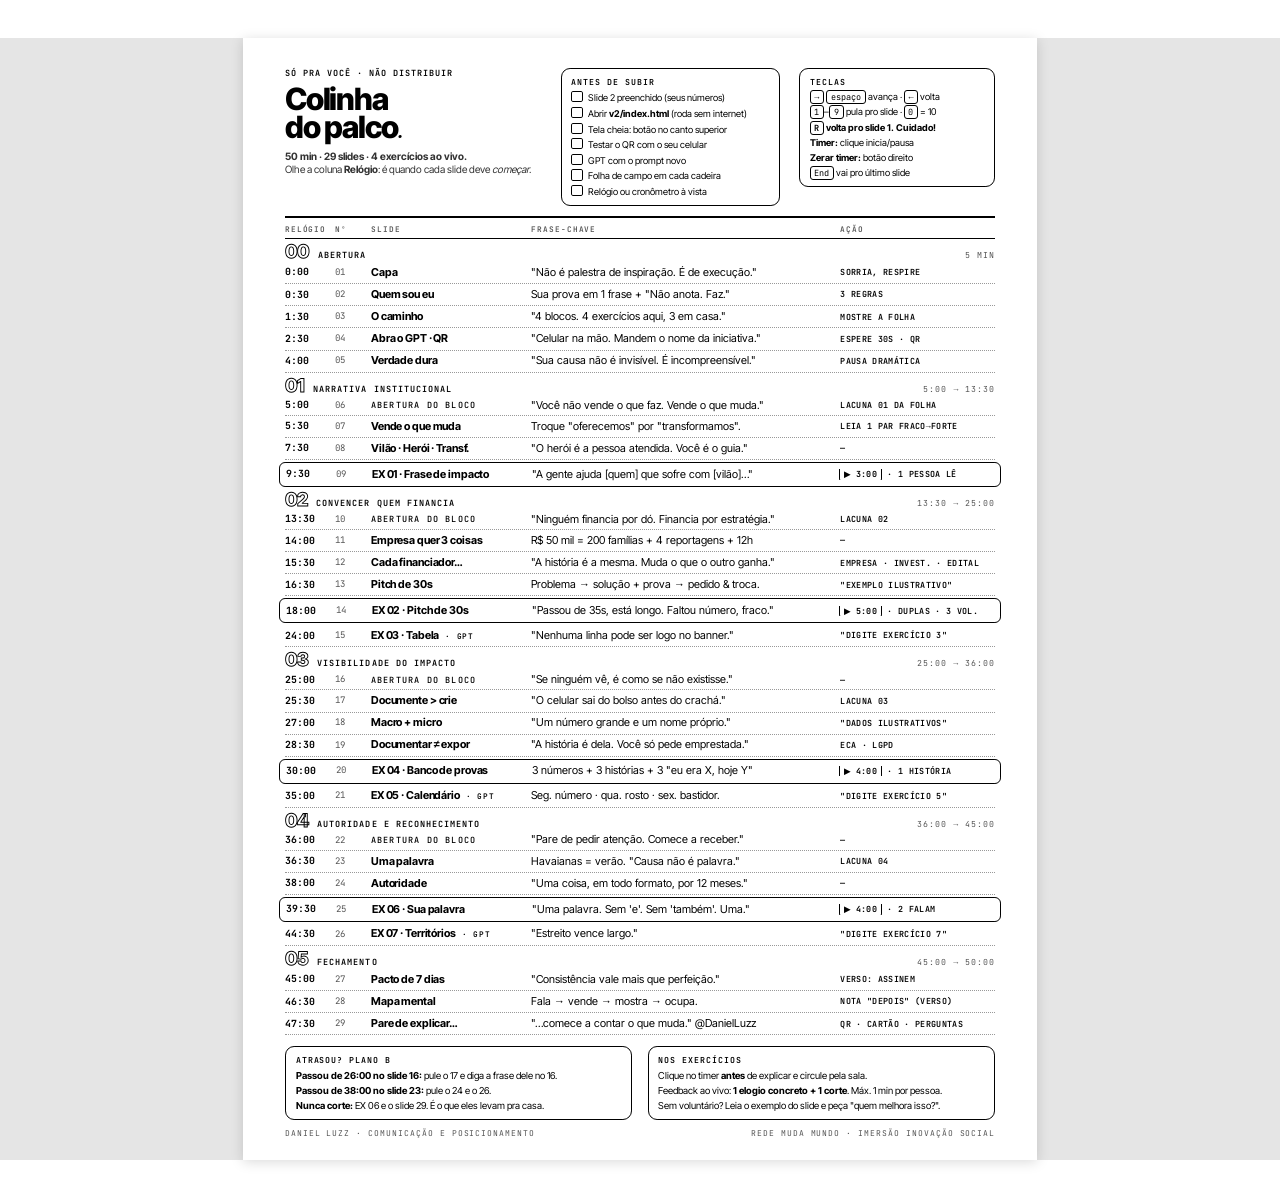
<file: v2/colinha-a4.html>
<!doctype html>
<html lang="pt-BR">
<head>
<meta charset="utf-8">
<title>Colinha do Palco — Comunicação e Posicionamento</title>
<meta name="viewport" content="width=device-width, initial-scale=1">
<link rel="stylesheet" href="fonts/fonts.css">
<style>
  /* Mesmo sistema visual da folha de campo: A4, P&B, só contornos */
  @page { size: A4; margin: 0; }
  :root { --ink: #000; --mid: #555; --soft: #999; --line: #bbb; }
  * { box-sizing: border-box; margin: 0; padding: 0; }
  html, body { background: #fff; color: var(--ink); }
  body { font-family: "Inter Tight", Arial, sans-serif; font-size: 8.4pt; line-height: 1.25; -webkit-print-color-adjust: exact; print-color-adjust: exact; }
  .page { width: 210mm; height: 297mm; padding: 8mm 11mm 6mm; position: relative; overflow: hidden; display: flex; flex-direction: column; }
  @media screen { body { background: #e5e5e5; } .page { margin: 10mm auto; background: #fff; box-shadow: 0 2px 12px rgba(0,0,0,.15); } }

  .mono { font-family: "JetBrains Mono", monospace; letter-spacing: .12em; text-transform: uppercase; }
  .serif { font-family: "Instrument Serif", Georgia, serif; font-style: italic; font-weight: 400; }
  h1 { font-size: 23pt; font-weight: 800; letter-spacing: -.035em; line-height: .92; }

  .top { display: grid; grid-template-columns: 1fr 58mm 52mm; gap: 5mm; align-items: start; padding-bottom: 2.6mm; border-bottom: 1.5pt solid var(--ink); }
  .panel { border: .8pt solid var(--ink); border-radius: 2.4mm; padding: 2mm 2.6mm; font-size: 7pt; }
  .panel h3 { font-size: 6.2pt; font-weight: 600; margin-bottom: 1.2mm; }
  .panel ul { list-style: none; display: flex; flex-direction: column; gap: .9mm; }
  .panel li::before { content: ""; display: inline-block; width: 2.4mm; height: 2.4mm; border: .7pt solid var(--ink); border-radius: .5mm; margin-right: 1.4mm; vertical-align: -.4mm; }
  .keys li::before { display: none; }
  kbd { font-family: "JetBrains Mono", monospace; font-size: 6.4pt; border: .7pt solid var(--ink); border-radius: .8mm; padding: 0 1mm; }
  .warn { font-weight: 700; }

  /* Roteiro */
  .run { margin-top: 2mm; }
  .colhead, .r { display: grid; grid-template-columns: 11mm 7mm 40mm 1fr 41mm; gap: 2.4mm; align-items: center; }
  .colhead { font-size: 5.8pt; font-weight: 600; color: var(--mid); padding-bottom: .8mm; border-bottom: .6pt solid var(--ink); }
  .r { height: 5.85mm; border-bottom: .5pt dotted var(--soft); }
  .t { font-family: "JetBrains Mono", monospace; font-size: 7.4pt; font-weight: 700; }
  .n { font-family: "JetBrains Mono", monospace; font-size: 6.8pt; color: var(--mid); }
  .s { font-weight: 700; font-size: 8.2pt; letter-spacing: -.01em; white-space: nowrap; overflow: hidden; text-overflow: ellipsis; }
  .say { font-size: 8.2pt; white-space: nowrap; overflow: hidden; text-overflow: ellipsis; }
  .act { font-family: "JetBrains Mono", monospace; font-size: 6.3pt; font-weight: 600; letter-spacing: .04em; text-transform: uppercase; white-space: nowrap; overflow: hidden; text-overflow: ellipsis; }
  .act b { border: .8pt solid var(--ink); border-radius: .8mm; padding: .2mm 1mm; font-weight: 700; }

  /* Exercício ao vivo: linha com contorno forte */
  .r.ex { border: 1pt solid var(--ink); border-radius: 1.6mm; height: 6.6mm; margin: .5mm -1.4mm; padding: 0 1.4mm; border-bottom-width: 1pt; border-bottom-style: solid; }
  .r.gpt .s::after { content: " · GPT"; font-family: "JetBrains Mono", monospace; font-size: 5.8pt; font-weight: 600; letter-spacing: .1em; }
  .r.div { height: 5.3mm; }
  .r.div .s { font-weight: 500; font-family: "JetBrains Mono", monospace; font-size: 6.4pt; letter-spacing: .14em; text-transform: uppercase; }

  .bh { display: flex; align-items: baseline; gap: 2.4mm; margin-top: 1.6mm; padding-bottom: .4mm; }
  .bnum { font-size: 14pt; font-weight: 800; line-height: .8; letter-spacing: -.04em; -webkit-text-stroke: .7pt var(--ink); color: #fff; }
  .bname { font-size: 6.4pt; font-weight: 600; }
  .bmeta { margin-left: auto; font-size: 6.2pt; color: var(--mid); }

  .bottom { margin-top: auto; display: grid; grid-template-columns: 1fr 1fr; gap: 4mm; padding-top: 2.4mm; }
  .bottom .panel { font-size: 7.2pt; }
  .bottom .panel p + p { margin-top: .8mm; }
  .foot { margin-top: 2mm; display: flex; justify-content: space-between; font-size: 6pt; color: var(--mid); }
</style>
</head>
<body>
<div class="page">

  <!-- CABEÇALHO -->
  <div class="top">
    <div>
      <div class="mono" style="font-size:6.4pt; font-weight:600;">Só pra você · não distribuir</div>
      <h1 style="margin-top:1.6mm;">Colinha<br>do palco<span class="serif">.</span></h1>
      <p style="margin-top:2.2mm; font-size:7.6pt; color:#333;"><b>50 min · 29 slides · 4 exercícios ao vivo.</b><br>Olhe a coluna <b>Relógio</b>: é quando cada slide deve <i>começar</i>.</p>
    </div>
    <div class="panel">
      <h3 class="mono">Antes de subir</h3>
      <ul>
        <li>Slide 2 preenchido (seus números)</li>
        <li>Abrir <b>v2/index.html</b> (roda sem internet)</li>
        <li>Tela cheia: botão no canto superior</li>
        <li>Testar o QR com o seu celular</li>
        <li>GPT com o prompt novo</li>
        <li>Folha de campo em cada cadeira</li>
        <li>Relógio ou cronômetro à vista</li>
      </ul>
    </div>
    <div class="panel keys">
      <h3 class="mono">Teclas</h3>
      <ul>
        <li><kbd>→</kbd> <kbd>espaço</kbd> avança · <kbd>←</kbd> volta</li>
        <li><kbd>1</kbd>–<kbd>9</kbd> pula pro slide · <kbd>0</kbd> = 10</li>
        <li class="warn"><kbd>R</kbd> volta pro slide 1. Cuidado!</li>
        <li><b>Timer:</b> clique inicia/pausa</li>
        <li><b>Zerar timer:</b> botão direito</li>
        <li><kbd>End</kbd> vai pro último slide</li>
      </ul>
    </div>
  </div>

  <!-- ROTEIRO -->
  <div class="run">
    <div class="colhead mono"><span>Relógio</span><span>Nº</span><span>Slide</span><span>Frase-chave</span><span>Ação</span></div>

    <div class="bh"><span class="bnum">00</span><span class="bname mono">Abertura</span><span class="bmeta mono">5 min</span></div>
    <div class="r"><span class="t">0:00</span><span class="n">01</span><span class="s">Capa</span><span class="say">"Não é palestra de inspiração. É de execução."</span><span class="act">Sorria, respire</span></div>
    <div class="r"><span class="t">0:30</span><span class="n">02</span><span class="s">Quem sou eu</span><span class="say">Sua prova em 1 frase + "Não anota. Faz."</span><span class="act">3 regras</span></div>
    <div class="r"><span class="t">1:30</span><span class="n">03</span><span class="s">O caminho</span><span class="say">"4 blocos. 4 exercícios aqui, 3 em casa."</span><span class="act">Mostre a folha</span></div>
    <div class="r"><span class="t">2:30</span><span class="n">04</span><span class="s">Abra o GPT · QR</span><span class="say">"Celular na mão. Mandem o nome da iniciativa."</span><span class="act">Espere 30s · QR</span></div>
    <div class="r"><span class="t">4:00</span><span class="n">05</span><span class="s">Verdade dura</span><span class="say">"Sua causa não é invisível. É incompreensível."</span><span class="act">Pausa dramática</span></div>

    <div class="bh"><span class="bnum">01</span><span class="bname mono">Narrativa institucional</span><span class="bmeta mono">5:00 → 13:30</span></div>
    <div class="r div"><span class="t">5:00</span><span class="n">06</span><span class="s">Abertura do bloco</span><span class="say">"Você não vende o que faz. Vende o que muda."</span><span class="act">Lacuna 01 da folha</span></div>
    <div class="r"><span class="t">5:30</span><span class="n">07</span><span class="s">Vende o que muda</span><span class="say">Troque "oferecemos" por "transformamos".</span><span class="act">Leia 1 par fraco→forte</span></div>
    <div class="r"><span class="t">7:30</span><span class="n">08</span><span class="s">Vilão · Herói · Transf.</span><span class="say">"O herói é a pessoa atendida. Você é o guia."</span><span class="act">—</span></div>
    <div class="r ex"><span class="t">9:30</span><span class="n">09</span><span class="s">EX 01 · Frase de impacto</span><span class="say">"A gente ajuda [quem] que sofre com [vilão]…"</span><span class="act"><b>▶ 3:00</b> · 1 pessoa lê</span></div>

    <div class="bh"><span class="bnum">02</span><span class="bname mono">Convencer quem financia</span><span class="bmeta mono">13:30 → 25:00</span></div>
    <div class="r div"><span class="t">13:30</span><span class="n">10</span><span class="s">Abertura do bloco</span><span class="say">"Ninguém financia por dó. Financia por estratégia."</span><span class="act">Lacuna 02</span></div>
    <div class="r"><span class="t">14:00</span><span class="n">11</span><span class="s">Empresa quer 3 coisas</span><span class="say">R$ 50 mil = 200 famílias + 4 reportagens + 12h</span><span class="act">—</span></div>
    <div class="r"><span class="t">15:30</span><span class="n">12</span><span class="s">Cada financiador…</span><span class="say">"A história é a mesma. Muda o que o outro ganha."</span><span class="act">Empresa · invest. · edital</span></div>
    <div class="r"><span class="t">16:30</span><span class="n">13</span><span class="s">Pitch de 30s</span><span class="say">Problema → solução + prova → pedido &amp; troca.</span><span class="act">"Exemplo ilustrativo"</span></div>
    <div class="r ex"><span class="t">18:00</span><span class="n">14</span><span class="s">EX 02 · Pitch de 30s</span><span class="say">"Passou de 35s, está longo. Faltou número, fraco."</span><span class="act"><b>▶ 5:00</b> · duplas · 3 vol.</span></div>
    <div class="r gpt"><span class="t">24:00</span><span class="n">15</span><span class="s">EX 03 · Tabela</span><span class="say">"Nenhuma linha pode ser logo no banner."</span><span class="act">"Digite exercício 3"</span></div>

    <div class="bh"><span class="bnum">03</span><span class="bname mono">Visibilidade do impacto</span><span class="bmeta mono">25:00 → 36:00</span></div>
    <div class="r div"><span class="t">25:00</span><span class="n">16</span><span class="s">Abertura do bloco</span><span class="say">"Se ninguém vê, é como se não existisse."</span><span class="act">—</span></div>
    <div class="r"><span class="t">25:30</span><span class="n">17</span><span class="s">Documente &gt; crie</span><span class="say">"O celular sai do bolso antes do crachá."</span><span class="act">Lacuna 03</span></div>
    <div class="r"><span class="t">27:00</span><span class="n">18</span><span class="s">Macro + micro</span><span class="say">"Um número grande e um nome próprio."</span><span class="act">"Dados ilustrativos"</span></div>
    <div class="r"><span class="t">28:30</span><span class="n">19</span><span class="s">Documentar ≠ expor</span><span class="say">"A história é dela. Você só pede emprestada."</span><span class="act">ECA · LGPD</span></div>
    <div class="r ex"><span class="t">30:00</span><span class="n">20</span><span class="s">EX 04 · Banco de provas</span><span class="say">3 números + 3 histórias + 3 "eu era X, hoje Y"</span><span class="act"><b>▶ 4:00</b> · 1 história</span></div>
    <div class="r gpt"><span class="t">35:00</span><span class="n">21</span><span class="s">EX 05 · Calendário</span><span class="say">Seg. número · qua. rosto · sex. bastidor.</span><span class="act">"Digite exercício 5"</span></div>

    <div class="bh"><span class="bnum">04</span><span class="bname mono">Autoridade e reconhecimento</span><span class="bmeta mono">36:00 → 45:00</span></div>
    <div class="r div"><span class="t">36:00</span><span class="n">22</span><span class="s">Abertura do bloco</span><span class="say">"Pare de pedir atenção. Comece a receber."</span><span class="act">—</span></div>
    <div class="r"><span class="t">36:30</span><span class="n">23</span><span class="s">Uma palavra</span><span class="say">Havaianas = verão. "Causa não é palavra."</span><span class="act">Lacuna 04</span></div>
    <div class="r"><span class="t">38:00</span><span class="n">24</span><span class="s">Autoridade</span><span class="say">"Uma coisa, em todo formato, por 12 meses."</span><span class="act">—</span></div>
    <div class="r ex"><span class="t">39:30</span><span class="n">25</span><span class="s">EX 06 · Sua palavra</span><span class="say">"Uma palavra. Sem 'e'. Sem 'também'. Uma."</span><span class="act"><b>▶ 4:00</b> · 2 falam</span></div>
    <div class="r gpt"><span class="t">44:30</span><span class="n">26</span><span class="s">EX 07 · Territórios</span><span class="say">"Estreito vence largo."</span><span class="act">"Digite exercício 7"</span></div>

    <div class="bh"><span class="bnum">05</span><span class="bname mono">Fechamento</span><span class="bmeta mono">45:00 → 50:00</span></div>
    <div class="r"><span class="t">45:00</span><span class="n">27</span><span class="s">Pacto de 7 dias</span><span class="say">"Consistência vale mais que perfeição."</span><span class="act">Verso: assinem</span></div>
    <div class="r"><span class="t">46:30</span><span class="n">28</span><span class="s">Mapa mental</span><span class="say">Fala → vende → mostra → ocupa.</span><span class="act">Nota "depois" (verso)</span></div>
    <div class="r"><span class="t">47:30</span><span class="n">29</span><span class="s">Pare de explicar…</span><span class="say">"…comece a contar o que muda." @DanielLuzz</span><span class="act">QR · cartão · perguntas</span></div>
  </div>

  <!-- RODAPÉ: PLANO B + LEMBRETES -->
  <div class="bottom">
    <div class="panel">
      <h3 class="mono">Atrasou? Plano B</h3>
      <p><b>Passou de 26:00 no slide 16:</b> pule o 17 e diga a frase dele no 16.</p>
      <p><b>Passou de 38:00 no slide 23:</b> pule o 24 e o 26.</p>
      <p><b>Nunca corte:</b> EX 06 e o slide 29. É o que eles levam pra casa.</p>
    </div>
    <div class="panel">
      <h3 class="mono">Nos exercícios</h3>
      <p>Clique no timer <b>antes</b> de explicar e circule pela sala.</p>
      <p>Feedback ao vivo: <b>1 elogio concreto + 1 corte</b>. Máx. 1 min por pessoa.</p>
      <p>Sem voluntário? Leia o exemplo do slide e peça "quem melhora isso?".</p>
    </div>
  </div>

  <div class="foot mono"><span>Daniel Luzz · Comunicação e Posicionamento</span><span>Rede Muda Mundo · Imersão Inovação Social</span></div>
</div>
</body>
</html>
</file>
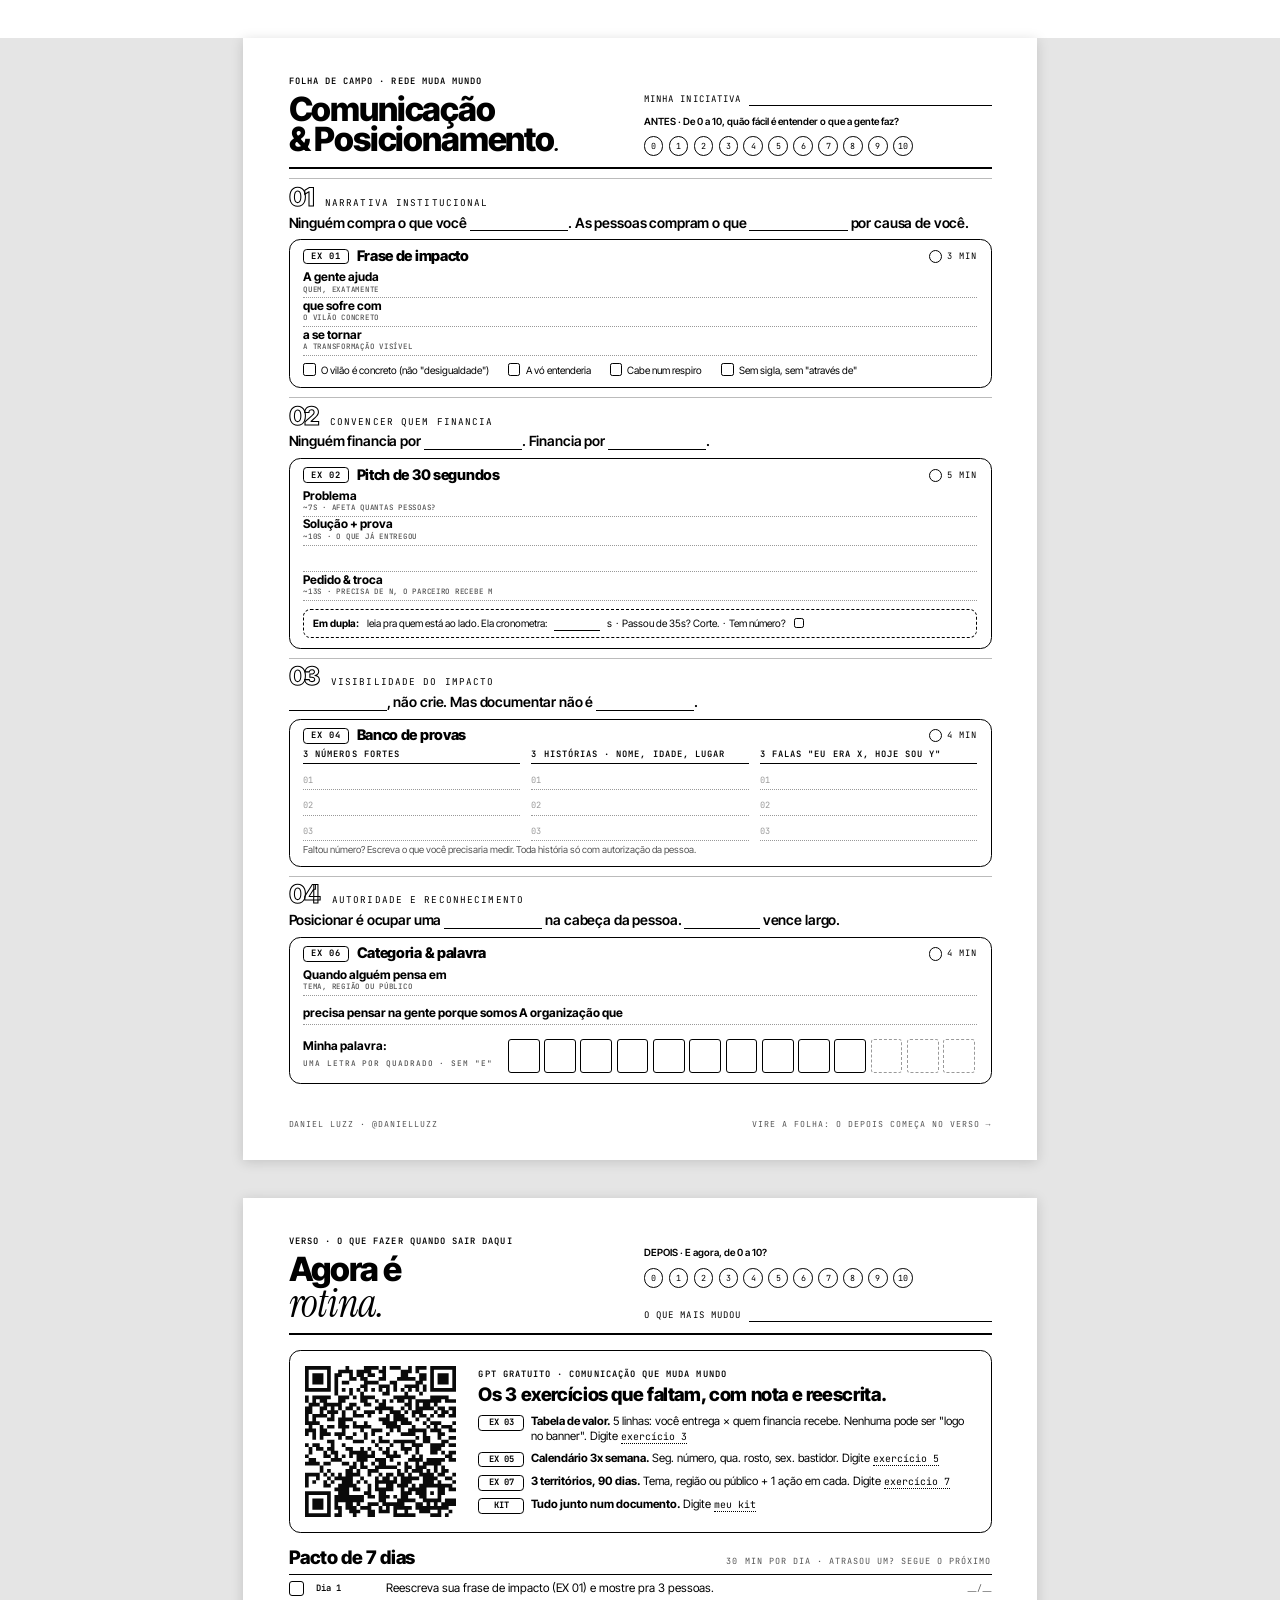
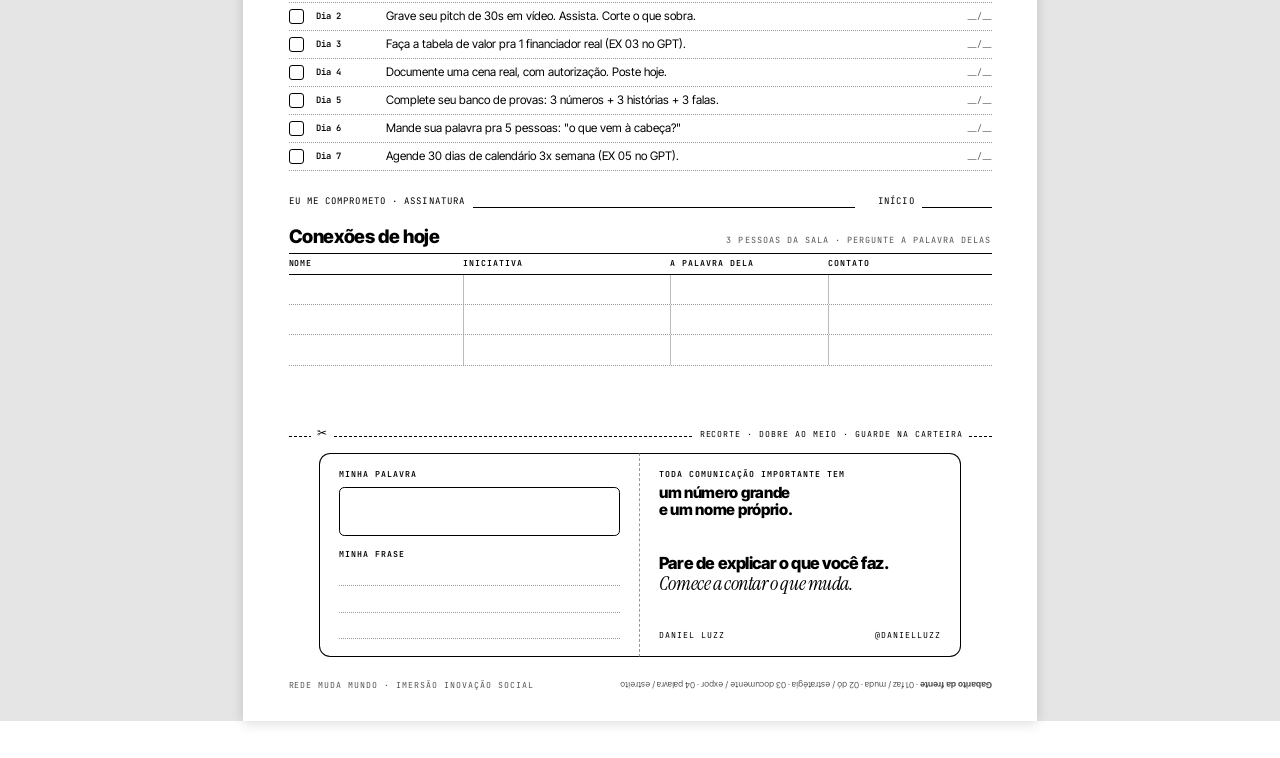
<file: v2/folha-a4.html>
<!doctype html>
<html lang="pt-BR">
<head>
<meta charset="utf-8">
<title>Folha de Campo — Comunicação e Posicionamento</title>
<meta name="viewport" content="width=device-width, initial-scale=1">
<link rel="stylesheet" href="fonts/fonts.css">
<style>
  /* A4, preto e branco, pouca tinta: só contornos e linhas finas */
  @page { size: A4; margin: 0; }
  :root { --ink: #000; --mid: #555; --soft: #999; --line: #bbb; }
  * { box-sizing: border-box; margin: 0; padding: 0; }
  html, body { background: #fff; color: var(--ink); }
  body { font-family: "Inter Tight", Arial, sans-serif; font-size: 9.5pt; line-height: 1.3; -webkit-print-color-adjust: exact; print-color-adjust: exact; }
  .page { width: 210mm; height: 297mm; padding: 10mm 12mm 8mm; position: relative; overflow: hidden; page-break-after: always; display: flex; flex-direction: column; }
  .page:last-child { page-break-after: auto; }
  @media screen { body { background: #e5e5e5; } .page { margin: 10mm auto; background: #fff; box-shadow: 0 2px 12px rgba(0,0,0,.15); } }

  .mono { font-family: "JetBrains Mono", monospace; letter-spacing: .12em; text-transform: uppercase; }
  .serif { font-family: "Instrument Serif", Georgia, serif; font-style: italic; font-weight: 400; }
  h1 { font-size: 25pt; font-weight: 800; letter-spacing: -.035em; line-height: .92; }
  h2 { font-size: 12.5pt; font-weight: 800; letter-spacing: -.02em; line-height: 1.05; }

  /* Cabeçalho */
  .top { display: flex; justify-content: space-between; align-items: flex-end; gap: 8mm; padding-bottom: 3mm; border-bottom: 1.5pt solid var(--ink); }
  .top .meta { font-size: 6.8pt; color: var(--mid); }
  .tag { display: inline-block; border: .8pt solid var(--ink); border-radius: 99px; padding: .6mm 2.4mm; font-size: 6.5pt; font-weight: 600; }
  .field { display: flex; align-items: flex-end; gap: 2mm; }
  .field .lbl { font-size: 6.8pt; white-space: nowrap; }
  .field .ln { flex: 1; border-bottom: .6pt solid var(--ink); height: 6.5mm; }

  /* Termômetro 0–10 */
  .thermo { display: flex; align-items: center; gap: 1.4mm; }
  .thermo .q { font-size: 7.5pt; font-weight: 600; margin-right: 1.5mm; }
  .thermo span { width: 5.2mm; height: 5.2mm; border: .7pt solid var(--ink); border-radius: 50%; display: grid; place-items: center; font-size: 6.3pt; font-family: "JetBrains Mono", monospace; }

  /* Blocos da palestra */
  .block { margin-top: 2.4mm; padding-top: 2mm; border-top: .6pt solid var(--line); }
  .block:first-of-type { border-top: none; }
  .bhead { display: flex; align-items: baseline; gap: 3mm; }
  .bnum { font-size: 19pt; font-weight: 800; line-height: .8; letter-spacing: -.04em; -webkit-text-stroke: .8pt var(--ink); color: #fff; }
  .bname { font-size: 7pt; }
  .cloze { margin-top: 1.2mm; font-size: 10.5pt; font-weight: 600; letter-spacing: -.01em; }
  .gap { display: inline-block; min-width: 26mm; border-bottom: .8pt solid var(--ink); height: 4mm; vertical-align: -1mm; }

  .ex { margin-top: 2mm; border: .8pt solid var(--ink); border-radius: 3mm; padding: 2.2mm 3.6mm 2.6mm; }
  .exhead { display: flex; justify-content: space-between; align-items: center; margin-bottom: 1.4mm; }
  .exlbl { display: flex; align-items: center; gap: 2mm; }
  .exlbl .pill { border: .8pt solid var(--ink); padding: .3mm 1.8mm; font-size: 6.6pt; font-weight: 700; border-radius: 1mm; }
  .exlbl h2 { font-size: 11pt; }
  .time { font-size: 6.6pt; display: flex; align-items: center; gap: 1.2mm; }
  .time::before { content: ""; width: 3mm; height: 3mm; border: .7pt solid var(--ink); border-radius: 50%; }
  .hint { font-size: 7.2pt; color: var(--mid); margin-top: .6mm; }

  .wl { display: flex; align-items: flex-end; gap: 2mm; height: 7.6mm; border-bottom: .5pt dotted var(--soft); }
  .wl .pre { font-weight: 700; font-size: 9pt; white-space: nowrap; padding-bottom: .8mm; }
  .wl .pre small { display: block; font-family: "JetBrains Mono", monospace; font-size: 5.6pt; font-weight: 500; letter-spacing: .1em; color: var(--mid); text-transform: uppercase; }
  .wl.blank { height: 7mm; }

  .checks { display: flex; flex-wrap: wrap; gap: 1mm 5mm; margin-top: 2mm; font-size: 7.6pt; }
  .checks span::before { content: ""; display: inline-block; width: 2.8mm; height: 2.8mm; border: .7pt solid var(--ink); border-radius: .6mm; margin-right: 1.4mm; vertical-align: -.5mm; }

  .grid3 { display: grid; grid-template-columns: repeat(3, 1fr); gap: 3mm; }
  .grid3 .col h3 { font-size: 6.6pt; font-weight: 600; padding-bottom: .8mm; border-bottom: .8pt solid var(--ink); }
  .grid3 .col .wl { height: 6.8mm; }
  .grid3 .col .wl .n { font-family: "JetBrains Mono", monospace; font-size: 6.5pt; color: var(--soft); padding-bottom: .8mm; }

  .letters { display: flex; gap: 1.2mm; margin-top: 1.6mm; }
  .letters span { width: 8.4mm; height: 9mm; border: .8pt solid var(--ink); border-radius: .8mm; }
  .letters span:nth-child(n+11) { border-style: dashed; border-color: var(--soft); }

  .duo { display: flex; align-items: center; gap: 2mm; margin-top: 2mm; padding: 1.6mm 2.4mm; border: .6pt dashed var(--ink); border-radius: 2mm; font-size: 7.6pt; }
  .duo b { font-weight: 700; }
  .duo .sec { display: inline-block; width: 12mm; border-bottom: .7pt solid var(--ink); height: 4mm; }

  .foot { margin-top: auto; padding-top: 2mm; display: flex; justify-content: space-between; font-size: 6.2pt; color: var(--mid); }

  /* Verso */
  .gpt { display: grid; grid-template-columns: 40mm 1fr; gap: 6mm; align-items: center; border: .8pt solid var(--ink); border-radius: 3mm; padding: 4mm; margin-top: 4mm; }
  .gpt img { width: 40mm; height: 40mm; display: block; }
  .gpt ol { list-style: none; display: flex; flex-direction: column; gap: 1.8mm; margin-top: 2.4mm; }
  .gpt li { display: grid; grid-template-columns: 12mm 1fr; gap: 2mm; align-items: baseline; font-size: 8.6pt; }
  .gpt li .k { font-family: "JetBrains Mono", monospace; font-size: 6.6pt; font-weight: 700; border: .7pt solid var(--ink); border-radius: 1mm; text-align: center; padding: .3mm 0; }
  .say { font-family: "JetBrains Mono", monospace; font-size: 7.4pt; background: none; border-bottom: .6pt dotted var(--ink); }

  .pact { margin-top: 4mm; }
  .pact .row { display: grid; grid-template-columns: 5mm 16mm 1fr 12mm; gap: 2.4mm; align-items: center; height: 7.4mm; border-bottom: .5pt dotted var(--soft); font-size: 8.8pt; }
  .pact .box { width: 4mm; height: 4mm; border: .8pt solid var(--ink); border-radius: .8mm; }
  .pact .d { font-family: "JetBrains Mono", monospace; font-size: 6.6pt; font-weight: 600; }
  .pact .m { font-family: "JetBrains Mono", monospace; font-size: 6.2pt; color: var(--mid); text-align: right; }
  .sign { display: grid; grid-template-columns: 1fr 30mm; gap: 6mm; margin-top: 3.4mm; }

  .cut { margin-top: 5mm; border-top: .8pt dashed var(--ink); position: relative; padding-top: 4mm; }
  .cut .scissor { position: absolute; top: -3.2mm; left: 6mm; background: #fff; padding: 0 1.5mm; font-size: 9pt; }
  .cut .how { position: absolute; top: -2.2mm; right: 6mm; background: #fff; padding: 0 1.5mm; font-size: 6.2pt; }
  .card2 { display: grid; grid-template-columns: 85mm 85mm; justify-content: center; }
  .wallet { height: 54mm; border: .8pt solid var(--ink); padding: 4mm 5mm; display: flex; flex-direction: column; }
  .wallet:first-child { border-radius: 3mm 0 0 3mm; border-right: .6pt dashed var(--soft); }
  .wallet:last-child { border-radius: 0 3mm 3mm 0; border-left: none; }
  .wallet .wl { height: 7mm; }

  .conn .crow { display: grid; grid-template-columns: 1fr 1.2fr .9fr 1fr; gap: 3mm; height: 8mm; border-bottom: .5pt dotted var(--soft); align-items: end; }
  .conn .crow span + span { border-left: .5pt solid var(--line); height: 100%; }
  .conn .crow.head { height: 5.6mm; font-size: 6.2pt; font-weight: 600; align-items: center; border-bottom: .6pt solid var(--ink); }
  .conn .crow.head span + span { border-left: none; height: auto; }
  .cut { margin-top: auto !important; }
  .key { margin-top: 3mm; padding-top: 3mm; display: flex; justify-content: space-between; align-items: flex-end; }
  .key .ans { transform: rotate(180deg); font-size: 6.4pt; color: var(--mid); text-align: right; }
</style>
</head>
<body>

<!-- ================= FRENTE: DURANTE A PALESTRA ================= -->
<div class="page">
  <div class="top">
    <div>
      <div class="mono" style="font-size:6.6pt; font-weight:600;">Folha de campo · Rede Muda Mundo</div>
      <h1 style="margin-top:1.8mm;">Comunicação<br>&amp; Posicionamento<span class="serif" style="font-weight:400;">.</span></h1>
    </div>
    <div style="flex:1; max-width:92mm; display:flex; flex-direction:column; gap:2.4mm;">
      <div class="field"><span class="lbl mono">Minha iniciativa</span><span class="ln"></span></div>
      <div class="thermo">
        <span class="q" style="width:auto; height:auto; border:none; font-family:inherit; font-size:7.4pt;">ANTES · De 0 a 10, quão fácil é entender o que a gente faz?</span>
      </div>
      <div class="thermo"><span>0</span><span>1</span><span>2</span><span>3</span><span>4</span><span>5</span><span>6</span><span>7</span><span>8</span><span>9</span><span>10</span></div>
    </div>
  </div>

  <!-- BLOCO 01 -->
  <div class="block">
    <div class="bhead"><span class="bnum">01</span><span class="bname mono">Narrativa institucional</span></div>
    <p class="cloze">Ninguém compra o que você <span class="gap"></span>. As pessoas compram o que <span class="gap"></span> por causa de você.</p>
    <div class="ex">
      <div class="exhead">
        <div class="exlbl"><span class="pill mono">EX 01</span><h2>Frase de impacto</h2></div>
        <span class="time mono">3 min</span>
      </div>
      <div class="wl"><span class="pre">A gente ajuda<small>quem, exatamente</small></span></div>
      <div class="wl"><span class="pre">que sofre com<small>o vilão concreto</small></span></div>
      <div class="wl"><span class="pre">a se tornar<small>a transformação visível</small></span></div>
      <div class="checks"><span>O vilão é concreto (não "desigualdade")</span><span>A vó entenderia</span><span>Cabe num respiro</span><span>Sem sigla, sem "através de"</span></div>
    </div>
  </div>

  <!-- BLOCO 02 -->
  <div class="block">
    <div class="bhead"><span class="bnum">02</span><span class="bname mono">Convencer quem financia</span></div>
    <p class="cloze">Ninguém financia por <span class="gap"></span>. Financia por <span class="gap"></span>.</p>
    <div class="ex">
      <div class="exhead">
        <div class="exlbl"><span class="pill mono">EX 02</span><h2>Pitch de 30 segundos</h2></div>
        <span class="time mono">5 min</span>
      </div>
      <div class="wl"><span class="pre">Problema<small>~7s · afeta quantas pessoas?</small></span></div>
      <div class="wl"><span class="pre">Solução + prova<small>~10s · o que já entregou</small></span></div>
      <div class="wl blank"></div>
      <div class="wl"><span class="pre">Pedido &amp; troca<small>~13s · precisa de N, o parceiro recebe M</small></span></div>
      <div class="duo"><b>Em dupla:</b> leia pra quem está ao lado. Ela cronometra: <span class="sec"></span> s &nbsp;·&nbsp; Passou de 35s? Corte. &nbsp;·&nbsp; Tem número? <span style="display:inline-block; width:2.8mm; height:2.8mm; border:.7pt solid #000; border-radius:.6mm; vertical-align:-.5mm;"></span></div>
    </div>
  </div>

  <!-- BLOCO 03 -->
  <div class="block">
    <div class="bhead"><span class="bnum">03</span><span class="bname mono">Visibilidade do impacto</span></div>
    <p class="cloze"><span class="gap"></span>, não crie. Mas documentar não é <span class="gap"></span>.</p>
    <div class="ex">
      <div class="exhead">
        <div class="exlbl"><span class="pill mono">EX 04</span><h2>Banco de provas</h2></div>
        <span class="time mono">4 min</span>
      </div>
      <div class="grid3">
        <div class="col"><h3 class="mono">3 números fortes</h3><div class="wl"><span class="n">01</span></div><div class="wl"><span class="n">02</span></div><div class="wl"><span class="n">03</span></div></div>
        <div class="col"><h3 class="mono">3 histórias · nome, idade, lugar</h3><div class="wl"><span class="n">01</span></div><div class="wl"><span class="n">02</span></div><div class="wl"><span class="n">03</span></div></div>
        <div class="col"><h3 class="mono">3 falas "eu era X, hoje sou Y"</h3><div class="wl"><span class="n">01</span></div><div class="wl"><span class="n">02</span></div><div class="wl"><span class="n">03</span></div></div>
      </div>
      <p class="hint">Faltou número? Escreva o que você precisaria medir. Toda história só com autorização da pessoa.</p>
    </div>
  </div>

  <!-- BLOCO 04 -->
  <div class="block">
    <div class="bhead"><span class="bnum">04</span><span class="bname mono">Autoridade e reconhecimento</span></div>
    <p class="cloze">Posicionar é ocupar uma <span class="gap"></span> na cabeça da pessoa. <span class="gap" style="min-width:20mm;"></span> vence largo.</p>
    <div class="ex">
      <div class="exhead">
        <div class="exlbl"><span class="pill mono">EX 06</span><h2>Categoria &amp; palavra</h2></div>
        <span class="time mono">4 min</span>
      </div>
      <div class="wl"><span class="pre">Quando alguém pensa em<small>tema, região ou público</small></span></div>
      <div class="wl"><span class="pre">precisa pensar na gente porque somos A organização que</span></div>
      <div style="display:flex; align-items:flex-end; gap:4mm; margin-top:2.2mm;">
        <div style="font-weight:700; font-size:9pt; padding-bottom:1mm;">Minha palavra:<br><span class="mono" style="font-size:5.8pt; font-weight:500; color:#555;">uma letra por quadrado · sem "e"</span></div>
        <div class="letters"><span></span><span></span><span></span><span></span><span></span><span></span><span></span><span></span><span></span><span></span><span></span><span></span><span></span></div>
      </div>
    </div>
  </div>

  <div class="foot mono"><span>Daniel Luzz · @DanielLuzz</span><span>Vire a folha: o depois começa no verso →</span></div>
</div>

<!-- ================= VERSO: DEPOIS DA PALESTRA ================= -->
<div class="page">
  <div class="top">
    <div>
      <div class="mono" style="font-size:6.6pt; font-weight:600;">Verso · O que fazer quando sair daqui</div>
      <h1 style="margin-top:1.8mm;">Agora é<br><span class="serif" style="font-size:30pt;">rotina.</span></h1>
    </div>
    <div style="flex:1; max-width:92mm; display:flex; flex-direction:column; gap:2.4mm;">
      <div class="thermo"><span class="q" style="width:auto; height:auto; border:none; font-family:inherit; font-size:7.4pt;">DEPOIS · E agora, de 0 a 10?</span></div>
      <div class="thermo"><span>0</span><span>1</span><span>2</span><span>3</span><span>4</span><span>5</span><span>6</span><span>7</span><span>8</span><span>9</span><span>10</span></div>
      <div class="field"><span class="lbl mono">O que mais mudou</span><span class="ln"></span></div>
    </div>
  </div>

  <!-- GPT -->
  <div class="gpt">
    <img src="qr-gpt.svg" alt="QR Code do GPT Comunicação que Muda Mundo">
    <div>
      <div class="mono" style="font-size:6.6pt; font-weight:600;">GPT gratuito · Comunicação que Muda Mundo</div>
      <h2 style="margin-top:1.2mm; font-size:14pt;">Os 3 exercícios que faltam, com nota e reescrita.</h2>
      <ol>
        <li><span class="k">EX 03</span><span><b>Tabela de valor.</b> 5 linhas: você entrega × quem financia recebe. Nenhuma pode ser "logo no banner". Digite <span class="say">exercício 3</span></span></li>
        <li><span class="k">EX 05</span><span><b>Calendário 3x semana.</b> Seg. número, qua. rosto, sex. bastidor. Digite <span class="say">exercício 5</span></span></li>
        <li><span class="k">EX 07</span><span><b>3 territórios, 90 dias.</b> Tema, região ou público + 1 ação em cada. Digite <span class="say">exercício 7</span></span></li>
        <li><span class="k">KIT</span><span><b>Tudo junto num documento.</b> Digite <span class="say">meu kit</span></span></li>
      </ol>
    </div>
  </div>

  <!-- PACTO -->
  <div class="pact">
    <div style="display:flex; justify-content:space-between; align-items:baseline;">
      <h2 style="font-size:14pt;">Pacto de 7 dias</h2>
      <span class="mono" style="font-size:6.4pt; color:#555;">30 min por dia · atrasou um? segue o próximo</span>
    </div>
    <div style="margin-top:1.6mm; border-top:.8pt solid #000;">
      <div class="row"><span class="box"></span><span class="d">Dia 1</span><span>Reescreva sua frase de impacto (EX 01) e mostre pra 3 pessoas.</span><span class="m">__/__</span></div>
      <div class="row"><span class="box"></span><span class="d">Dia 2</span><span>Grave seu pitch de 30s em vídeo. Assista. Corte o que sobra.</span><span class="m">__/__</span></div>
      <div class="row"><span class="box"></span><span class="d">Dia 3</span><span>Faça a tabela de valor pra 1 financiador real (EX 03 no GPT).</span><span class="m">__/__</span></div>
      <div class="row"><span class="box"></span><span class="d">Dia 4</span><span>Documente uma cena real, com autorização. Poste hoje.</span><span class="m">__/__</span></div>
      <div class="row"><span class="box"></span><span class="d">Dia 5</span><span>Complete seu banco de provas: 3 números + 3 histórias + 3 falas.</span><span class="m">__/__</span></div>
      <div class="row"><span class="box"></span><span class="d">Dia 6</span><span>Mande sua palavra pra 5 pessoas: "o que vem à cabeça?"</span><span class="m">__/__</span></div>
      <div class="row"><span class="box"></span><span class="d">Dia 7</span><span>Agende 30 dias de calendário 3x semana (EX 05 no GPT).</span><span class="m">__/__</span></div>
    </div>
    <div class="sign">
      <div class="field"><span class="lbl mono">Eu me comprometo · assinatura</span><span class="ln"></span></div>
      <div class="field"><span class="lbl mono">Início</span><span class="ln"></span></div>
    </div>
  </div>

  <!-- CONEXÕES -->
  <div style="margin-top:5mm;">
    <div style="display:flex; justify-content:space-between; align-items:baseline;">
      <h2 style="font-size:14pt;">Conexões de hoje</h2>
      <span class="mono" style="font-size:6.4pt; color:#555;">3 pessoas da sala · pergunte a palavra delas</span>
    </div>
    <div class="conn" style="margin-top:1.6mm; border-top:.8pt solid #000;">
      <div class="crow head mono"><span>Nome</span><span>Iniciativa</span><span>A palavra dela</span><span>Contato</span></div>
      <div class="crow"><span></span><span></span><span></span><span></span></div>
      <div class="crow"><span></span><span></span><span></span><span></span></div>
      <div class="crow"><span></span><span></span><span></span><span></span></div>
    </div>
  </div>

  <!-- CARTÃO DESTACÁVEL (no pé da página: recortar não estraga o resto) -->
  <div class="cut">
    <span class="scissor">✂</span>
    <span class="how mono">Recorte · dobre ao meio · guarde na carteira</span>
    <div class="card2">
      <div class="wallet">
        <div class="mono" style="font-size:6.2pt; font-weight:600;">Minha palavra</div>
        <div style="margin-top:2mm; border:.8pt solid #000; border-radius:1.4mm; height:13mm;"></div>
        <div class="mono" style="font-size:6.2pt; font-weight:600; margin-top:3.4mm;">Minha frase</div>
        <div class="wl"></div>
        <div class="wl"></div>
        <div class="wl"></div>
      </div>
      <div class="wallet" style="justify-content:space-between;">
        <div>
          <div class="mono" style="font-size:6.2pt; font-weight:600;">Toda comunicação importante tem</div>
          <p style="margin-top:1.6mm; font-size:11.5pt; font-weight:800; letter-spacing:-.02em; line-height:1.1;">um número grande<br>e um nome próprio.</p>
        </div>
        <p style="font-size:12.5pt; font-weight:800; letter-spacing:-.025em; line-height:1.05;">Pare de explicar o que você faz.<br><span class="serif" style="font-size:15pt;">Comece a contar o que muda.</span></p>
        <div class="mono" style="font-size:6.2pt; display:flex; justify-content:space-between;"><span>Daniel Luzz</span><span>@DanielLuzz</span></div>
      </div>
    </div>
  </div>

  <div class="key">
    <span class="mono" style="font-size:6.2pt; color:#555;">Rede Muda Mundo · Imersão Inovação Social</span>
    <div class="ans"><b>Gabarito da frente</b> · 01 faz / muda · 02 dó / estratégia · 03 documente / expor · 04 palavra / estreito</div>
  </div>
</div>

</body>
</html>
</file>
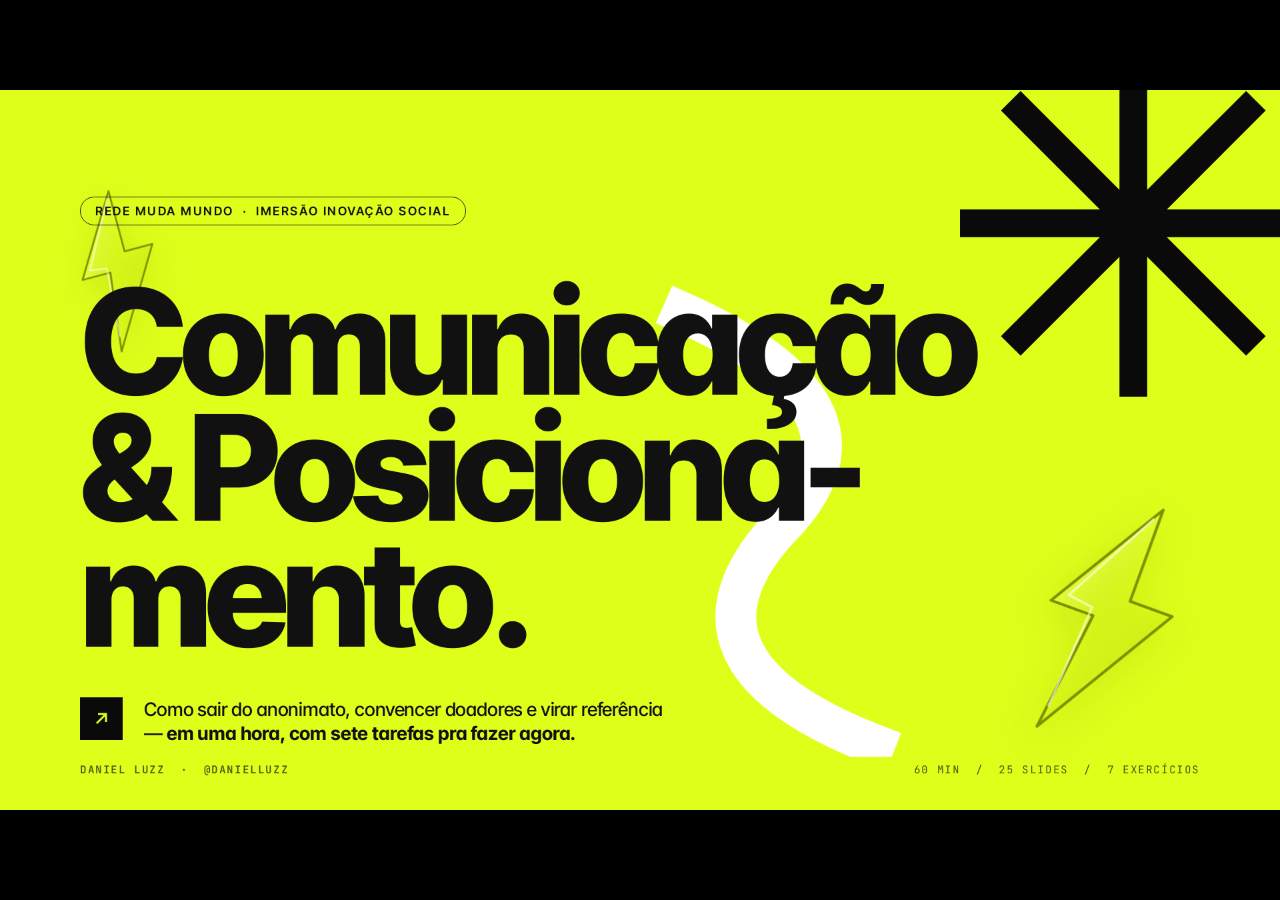
<file: export/src/Comunicação e Posicionamento.html>
<!doctype html>
<html lang="pt-BR">
<head>
<meta charset="utf-8">
<title>Comunicação e Posicionamento — Daniel Luzz</title>
<meta name="viewport" content="width=device-width, initial-scale=1">

<link rel="preconnect" href="https://fonts.googleapis.com">
<link rel="preconnect" href="https://fonts.gstatic.com" crossorigin>
<link href="https://fonts.googleapis.com/css2?family=Inter+Tight:wght@400;500;600;700;800&family=Inter:wght@400;500;600;700&family=JetBrains+Mono:wght@400;500;600;700&family=Instrument+Serif:ital@0;1&display=swap" rel="stylesheet">

<link rel="stylesheet" href="styles.css">
<script src="deck-stage.js"></script>
<script src="graphics.js"></script>

<script type="application/json" id="speaker-notes">
[
"Bom dia, boa tarde, boa noite — onde quer que você esteja. Eu sou Daniel Luzz e vamos trabalhar pelos próximos 60 minutos um tema que decide se a sua causa cresce ou morre na sombra: comunicação e posicionamento. Eu prometo: você vai sair daqui com tarefa, com frase pronta e com plano de 7 dias. Não é palestra de inspiração — é palestra de execução.",

"Rapidíssimo sobre mim: eu trabalho há anos com posicionamento e comunicação, e me apaixonei por aplicar isso ao terceiro setor porque é onde a gente sente na pele que comunicação fraca custa vida. Não custa só venda, não custa só engajamento — custa programa que fecha, gente que para de ser atendida. Por isso eu estou aqui. Esse encontro é prático, é direto e é seu.",

"Esse é o mapa. Quatro blocos: narrativa, captação, visibilidade e autoridade. Sete exercícios pra você fazer aqui, comigo, agora. E um plano de 7 dias pra você sair daqui e executar amanhã de manhã. Se você terminar essa hora com a mesma comunicação de antes, eu falhei. Combinado?",

"Antes de começar, uma verdade dura. O motivo número um pelo qual sua causa não recebe mais doação, mais voluntário, mais imprensa, NÃO é porque o trabalho é ruim. O trabalho é incrível. O motivo é que ninguém entende em 8 segundos o que você faz, pra quem, e por quê. Comunicação ruim mata projeto bom todo dia. E hoje a gente vira esse jogo.",

"Bloco 1. Narrativa institucional. Aqui mora o erro mais comum do terceiro setor: você fala da sua organização. Do CNPJ, do estatuto, dos pilares, das diretrizes. Ninguém liga. As pessoas ligam pra história — e história tem protagonista, problema e mudança. Vamos consertar isso agora.",

"Repete comigo, mentalmente: ninguém compra o que você FAZ. As pessoas compram o que MUDA por causa de você. Você não oferece 'oficinas de letramento' — você oferece uma criança que vai ser a primeira da família a entrar na universidade. Sentiu a diferença? É essa a virada. O verbo muda o jogo: troque 'oferecemos' por 'transformamos'.",

"Toda história que funciona tem três peças: vilão, herói, transformação. O vilão é o problema concreto — fome, evasão, violência. O herói NÃO é a sua ONG. O herói é a pessoa atendida. Você é o guia, o Yoda, o mentor. E a transformação é o antes-e-depois específico, com nome e rosto. Quando você se coloca como herói, você compete com o público. Quando você se coloca como guia, você convida o público a ser herói junto.",

"Primeiro exercício, três minutos no relógio. Pegue papel e caneta. Reescreva a frase de impacto da sua organização usando essa fórmula: 'A gente ajuda [QUEM] que sofre com [VILÃO] a se tornar [TRANSFORMAÇÃO].' Sem siglas, sem juridiquês, sem 'através de'. Clica no timer. Vai. Quem topa ler em voz alta no final eu dou um feedback ao vivo.",

"Bloco 2. Convencer empresas e doadores. Aqui muita gente erra na hora de pedir. Pede com vergonha, pede com desculpa, pede com 'qualquer ajuda é bem-vinda'. Esquece. Empresa não doa por dó. Empresa doa por estratégia. E sua função é mostrar a estratégia.",

"Vou ser muito direto: empresa não quer ajudar você. Empresa quer três coisas — reputação, engajamento de funcionário e ESG mensurável. Quando você apresenta seu projeto, fale a língua deles. Em vez de 'precisamos de 50 mil', diga: 'com 50 mil, sua empresa vai impactar 200 famílias, gerar 4 reportagens regionais e dar 12 horas de voluntariado pros seus colaboradores.' Mesmo dinheiro, narrativa de retorno.",

"Pitch de trinta segundos. Sem isso você não entra em sala de reunião. A estrutura é simples: 'Existe um problema X que afeta Y pessoas. A gente resolve com Z, e já provamos isso entregando W. Pra escalar, precisamos de N — e em troca, a empresa parceira recebe M.' Trinta segundos. Decora. Treina no espelho. Treina no Uber.",

"Exercício dois. Cinco minutos. Escreva o seu pitch de 30 segundos seguindo a estrutura que está aí. Quando o timer fechar, eu vou pedir três voluntários pra apresentar e a gente vai cronometrar. Se passar de 35 segundos, está longo. Se faltar problema, vilão ou número, está fraco. Bora.",

"Exercício três, e esse é ouro puro. Quatro minutos. Faça uma tabela de duas colunas: 'O que a empresa entrega' e 'O que a empresa recebe'. Liste pelo menos cinco linhas. Desafio: nenhuma das cinco pode ser 'logo no banner'. Pensa em acesso, em conteúdo, em dados, em employer branding, em reportagem. É essa tabela que abre porta de diretoria.",

"Bloco 3. Visibilidade do impacto. Você pode estar transformando vidas no melhor projeto do Brasil, mas se ninguém vê, é como se não existisse. Visibilidade não é vaidade — é responsabilidade. Você deve ao seu beneficiário, ao seu doador e ao seu time mostrar o resultado do trabalho.",

"Frase do Gary Vee que eu quero que você tatue: documente, não crie. Você não precisa virar produtor de conteúdo. Você precisa virar repórter da própria operação. Toda visita, toda formatura, toda reunião com voluntário — vira post, vira story, vira reels, vira release. Um dia de campo bem documentado vira duas semanas de conteúdo. A regra é: o celular sai do bolso antes do crachá.",

"Métrica que emociona não é a maior — é a mais específica. 'Atendemos 10 mil pessoas' é fraco. 'A Maria, 47 anos, voltou a ler depois de 30 anos sem alfabetização' é forte. Some os dois: macro pra credibilidade, micro pra emoção. Toda comunicação importante tem que ter um número grande e um nome próprio. Anota isso.",

"Exercício quatro. Quatro minutos. Banco de provas. Lista no papel: três números fortes da sua organização, três histórias com nome e rosto, três falas de beneficiário no formato 'eu era X, hoje sou Y'. Esse é o seu kit de munição pros próximos seis meses de comunicação. Sem isso, você está atirando no escuro.",

"Exercício cinco. Calendário de conteúdo simples — três por semana, sem sofrimento. Segunda: número (a métrica da semana). Quarta: rosto (uma história, uma pessoa). Sexta: bastidor (mostre o trabalho acontecendo). Cinco minutos pra você adaptar isso pra sua realidade e listar o que você posta na próxima segunda, quarta e sexta. Isso já vale a hora aqui.",

"Bloco 4. Autoridade e reconhecimento. Esse é o nível mais avançado. É onde a gente para de pedir atenção e começa a receber atenção. É onde imprensa procura você, e não você procurando imprensa. E o segredo está numa palavra que tem 50 anos e nunca foi tão atual: posicionamento.",

"Posicionamento, na definição clássica, é a arte de ocupar um espaço claro na cabeça da pessoa. Ries e Trout disseram: a primeira marca que entra numa categoria fica na mente, ponto. Volvo é segurança. Coca-Cola é alegria. Netflix é maratona. Você precisa decidir QUAL palavra é sua. Causa não é uma palavra. Solidariedade não é uma palavra. Você precisa achar uma palavra estreita o bastante pra ser sua.",

"Autoridade não é gritar mais alto. É ser o primeiro a chegar num assunto específico — e o último a sair. A regra: especialista não fala de tudo. Especialista fala de UMA coisa, exaustivamente, em todos os formatos, em todos os lugares. Toda postagem, toda entrevista, toda palestra, toda reunião é sobre o mesmo território. Em 12 meses, você é a referência.",

"Exercício seis. Cinco minutos. Complete duas frases. Primeira: 'Quando alguém pensa em [tema/região/público], precisa pensar na minha organização porque a gente é A organização que ____.' Segunda: 'A palavra que eu quero ocupar na cabeça do doador é _____.' Uma palavra. Sem 'e'. Sem 'também'. Uma.",

"Exercício sete, último, três minutos. Escreva os três territórios onde você vai cravar bandeira nos próximos 90 dias. Pode ser um tema, uma região, um público específico. Em cada território, escreva uma ação concreta — um artigo, um podcast, uma mesa-redonda, um post. Três territórios, três ações. Esse é o seu plano de autoridade.",

"Pacto. Sete dias, sete tarefas, uma por dia. Tudo que a gente fez aqui só vira realidade se virar rotina. Eu fiz simples de propósito: cada tarefa cabe em 30 minutos do seu dia. Não acumula. Se atrasar um, segue o próximo. A consistência vale mais que a perfeição. Marca o checkbox aqui na tela mesmo, ele salva.",

"Resumo em uma frase: pare de explicar o que você faz e comece a contar o que muda. Pare de pedir ajuda e comece a oferecer parceria. Pare de esperar atenção e comece a construir autoridade. Eu sou Daniel Luzz, arroba Daniel Luzz em todas as redes, me marca quando aplicar, eu respondo. Obrigado, e bora mudar mundo."
]
</script>

<style id="__om-edit-overrides"></style>
</head>
<body>

<deck-stage>

<!-- ============ 01: COVER ============ -->
<section class="theme-yellow" data-screen-label="01 Capa">
  <!-- Big asterisk top right -->
  <div class="asterisk-svg" style="top:-60px; right:-40px;">
    <svg width="520" height="520" viewBox="0 0 100 100">
      <g fill="#0A0A0A">
        <rect x="46" y="0" width="8" height="100"/>
        <rect x="46" y="0" width="8" height="100" transform="rotate(45 50 50)"/>
        <rect x="46" y="0" width="8" height="100" transform="rotate(90 50 50)"/>
        <rect x="46" y="0" width="8" height="100" transform="rotate(135 50 50)"/>
      </g>
    </svg>
  </div>

  <!-- Big white swoosh -->
  <svg class="swoosh-curve" style="top:280px; left:880px;" width="540" height="720" viewBox="0 0 300 400" preserveAspectRatio="none">
    <path d="M 80 30 Q 260 110 160 210 Q 60 320 240 390" fill="none" stroke="#FFFFFF" stroke-width="34" stroke-linecap="square"/>
  </svg>

  <!-- Glassy yellow bolts -->
  <div class="bolt-glass" style="top:140px; left:90px; transform: rotate(-15deg);">
    <svg width="180" height="260" viewBox="0 0 100 140" style="filter: drop-shadow(0 12px 24px rgba(0,0,0,0.18));">
      <defs>
        <linearGradient id="cv1" x1="0" y1="0" x2="1" y2="1">
          <stop offset="0%" stop-color="#F8FFB0" stop-opacity="0.7"/>
          <stop offset="50%" stop-color="#DEFF1A" stop-opacity="0.25"/>
          <stop offset="100%" stop-color="#9DB800" stop-opacity="0.55"/>
        </linearGradient>
      </defs>
      <path d="M58 4 L18 70 L42 70 L34 136 L82 56 L58 56 Z" fill="url(#cv1)" stroke="#7A9100" stroke-width="1.5" stroke-linejoin="round"/>
      <path d="M55 10 L26 64 L40 66 L36 124" fill="none" stroke="rgba(255,255,255,0.6)" stroke-width="1.2"/>
    </svg>
  </div>

  <div class="bolt-glass" style="bottom:80px; right:120px; transform: rotate(20deg);">
    <svg width="280" height="400" viewBox="0 0 100 140" style="filter: drop-shadow(0 16px 32px rgba(0,0,0,0.2));">
      <defs>
        <linearGradient id="cv2" x1="0" y1="0" x2="1" y2="1">
          <stop offset="0%" stop-color="#F8FFB0" stop-opacity="0.7"/>
          <stop offset="50%" stop-color="#DEFF1A" stop-opacity="0.2"/>
          <stop offset="100%" stop-color="#9DB800" stop-opacity="0.55"/>
        </linearGradient>
      </defs>
      <path d="M58 4 L18 70 L42 70 L34 136 L82 56 L58 56 Z" fill="url(#cv2)" stroke="#7A9100" stroke-width="1.5" stroke-linejoin="round"/>
      <path d="M55 10 L26 64 L40 66 L36 124" fill="none" stroke="rgba(255,255,255,0.6)" stroke-width="1.2"/>
    </svg>
  </div>

  <div class="pad" style="position:relative; z-index:2;">
    <div style="margin-top:60px;">
      <div class="eyebrow">REDE MUDA MUNDO &nbsp;·&nbsp; IMERSÃO INOVAÇÃO SOCIAL</div>
    </div>

    <div style="margin-top:80px; max-width:1400px;">
      <h1 class="cover-title">Comunicação<br>&amp; Posiciona-<br>mento.</h1>
    </div>

    <div style="margin-top:60px; display:flex; gap:32px; align-items:flex-start; max-width:1100px;">
      <div style="background:#0A0A0A; width:64px; height:64px; display:grid; place-items:center; flex-shrink:0;">
        <svg width="32" height="32" viewBox="0 0 32 32"><path d="M9 23 L23 9 M11 9 L23 9 L23 21" stroke="#DEFF1A" stroke-width="3" fill="none"/></svg>
      </div>
      <p class="body-l" style="font-weight: 500; max-width: 780px; width: 880px; font-size: 28px">
        Como sair do anonimato, convencer doadores e virar referência —
        <strong>em uma hora, com sete tarefas pra fazer agora.</strong>
      </p>
    </div>
  </div>

  <div class="footer">
    <div class="brand">DANIEL LUZZ &nbsp;·&nbsp; @DANIELLUZZ</div>
    <div>60 MIN &nbsp;/&nbsp; 25 SLIDES &nbsp;/&nbsp; 7 EXERCÍCIOS</div>
  </div>
</section>

<!-- ============ 02: WELCOME ============ -->
<section class="theme-paper" data-screen-label="02 Boas-vindas">
  <div class="asterisk-svg" style="top:60px; right:80px;">
    <svg width="180" height="180" viewBox="0 0 100 100"><g fill="#0A0A0A">
      <rect x="46" y="0" width="8" height="100"/><rect x="46" y="0" width="8" height="100" transform="rotate(45 50 50)"/>
      <rect x="46" y="0" width="8" height="100" transform="rotate(90 50 50)"/><rect x="46" y="0" width="8" height="100" transform="rotate(135 50 50)"/>
    </g></svg>
  </div>

  <div class="pad row" style="gap:80px; align-items:flex-start;">
    <div style="flex:1.4;">
      <div class="kicker">/ 02 &nbsp; QUEM ESTÁ FALANDO</div>
      <h2 class="h-1" style="margin-top:36px;">Eu sou Daniel
Luzz e nos próximos 60 min você vai trabalhar.</h2>

      <p class="body-l" style="margin-top:48px; max-width:900px; color:rgba(0,0,0,0.7);">Comunicação ruim mata projeto bom todo dia.
Hoje a gente vira esse jogo — com método, com prática
e com tarefas pra você executar hoje e amanhã de manhã.
</p>

      <div style="margin-top:60px; display:flex; gap:16px;">
        <span class="tag tag-yellow">PRÁTICA &gt; TEORIA</span>
        <span class="tag">7 EXERCÍCIOS AO VIVO</span>
        <span class="tag tag-dark">PLANO DE 7 DIAS</span>
      </div>
    </div>

    <div style="flex:1; display:flex; flex-direction:column; gap:20px; padding-top:80px;">
      <div class="card" style="border-radius: 32px; height: 83px">
        <div class="kicker" style="font-size:14px;">REGRA UM</div>
        <p class="h-3" style="margin-top: 14px; font-size: 40px">Não anota. Faz.</p>
      </div>
      <div class="card card-dark" style="border-radius:32px;">
        <div class="kicker" style="font-size:14px;">REGRA DOIS</div>
        <p class="h-3" style="margin-top:14px;">Pergunta na hora.<br>Resposta na hora.</p>
      </div>
      <div class="card card-yellow" style="border-radius:32px;">
        <div class="kicker" style="font-size:14px;">REGRA TRÊS</div>
        <p class="h-3" style="margin-top:14px;">Sai daqui<br>com tarefa marcada.</p>
      </div>
    </div>
  </div>

  <div class="footer"><div class="brand">
</div><div>02 / 25</div></div>
</section>

<!-- ============ 03: AGENDA / MAP ============ -->
<section class="theme-yellow" data-screen-label="03 Mapa da palestra">
  <svg class="swoosh-curve" style="top:-100px; right:-100px; opacity:0.85;" width="500" height="700" viewBox="0 0 300 400">
    <path d="M 80 30 Q 260 110 160 210 Q 60 320 240 390" fill="none" stroke="#FFFFFF" stroke-width="32" stroke-linecap="square"/>
  </svg>

  <div class="pad">
    <div class="kicker">/ 03 &nbsp; MAPA DA HORA</div>
    <h2 class="h-1" style="margin-top:30px;">O caminho.</h2>

    <div style="display:grid; grid-template-columns: repeat(4, 1fr); gap:24px; margin-top:80px;">
      <div class="card" style="height:380px; display:flex; flex-direction:column; justify-content:space-between;">
        <div class="num">01</div>
        <div>
          <div class="kicker" style="font-size:13px; opacity:0.6;">10 MIN</div>
          <h3 class="h-3" style="margin-top:10px;">Narrativa institucional</h3>
          <p class="body-s" style="margin-top:10px; color:rgba(0,0,0,0.65);">Pare de falar da sua ONG. Comece a contar uma história.</p>
        </div>
      </div>
      <div class="card card-dark" style="height:380px; display:flex; flex-direction:column; justify-content:space-between;">
        <div class="num">02</div>
        <div>
          <div class="kicker" style="font-size:13px; opacity:0.6;">15 MIN</div>
          <h3 class="h-3" style="margin-top:10px;">Convencer empresas e doadores</h3>
          <p class="body-s" style="margin-top:10px; color:rgba(255,255,255,0.7);">Pitch de 30s. Tabela de valor. Língua de empresa.</p>
        </div>
      </div>
      <div class="card" style="height:380px; display:flex; flex-direction:column; justify-content:space-between;">
        <div class="num">03</div>
        <div>
          <div class="kicker" style="font-size:13px; opacity:0.6;">10 MIN</div>
          <h3 class="h-3" style="margin-top:10px;">Visibilidade do impacto</h3>
          <p class="body-s" style="margin-top:10px; color:rgba(0,0,0,0.65);">Documentar &gt; criar. Métricas que emocionam.</p>
        </div>
      </div>
      <div class="card card-dark" style="height:380px; display:flex; flex-direction:column; justify-content:space-between;">
        <div class="num">04</div>
        <div>
          <div class="kicker" style="font-size:13px; opacity:0.6;">15 MIN</div>
          <h3 class="h-3" style="margin-top:10px;">Autoridade e reconhecimento</h3>
          <p class="body-s" style="margin-top:10px; color:rgba(255,255,255,0.7);">Posicionamento. Uma palavra. Três territórios.</p>
        </div>
      </div>
    </div>

    <div style="margin-top:64px; display:flex; align-items:center; gap:20px;">
      <div class="exercise-stripe">
        <span class="lt">+10 MIN</span> &nbsp;PLANO DE 7 DIAS &nbsp;+&nbsp; FECHAMENTO
      </div>
    </div>
  </div>

  <div class="footer"><div class="brand">DANIEL LUZZ</div><div>03 / 25</div></div>
</section>

<!-- ============ 04: HARD TRUTH ============ -->
<section class="theme-black" data-screen-label="04 Verdade dura">
  <div class="asterisk-svg" style="top:80px; left:-40px;">
    <svg width="220" height="220" viewBox="0 0 100 100"><g fill="#DEFF1A">
      <rect x="46" y="0" width="8" height="100"/><rect x="46" y="0" width="8" height="100" transform="rotate(45 50 50)"/>
      <rect x="46" y="0" width="8" height="100" transform="rotate(90 50 50)"/><rect x="46" y="0" width="8" height="100" transform="rotate(135 50 50)"/>
    </g></svg>
  </div>

  <div class="bolt-glass" style="bottom:60px; right:80px; transform:rotate(15deg);">
    <svg width="320" height="460" viewBox="0 0 100 140" style="filter: drop-shadow(0 12px 32px rgba(222,255,26,0.15));">
      <defs>
        <linearGradient id="bb1" x1="0" y1="0" x2="1" y2="1">
          <stop offset="0%" stop-color="#FFFFFF" stop-opacity="0.5"/>
          <stop offset="50%" stop-color="#888888" stop-opacity="0.18"/>
          <stop offset="100%" stop-color="#222222" stop-opacity="0.5"/>
        </linearGradient>
      </defs>
      <path d="M58 4 L18 70 L42 70 L34 136 L82 56 L58 56 Z" fill="url(#bb1)" stroke="rgba(255,255,255,0.4)" stroke-width="1.5"/>
      <path d="M55 10 L26 64 L40 66 L36 124" fill="none" stroke="rgba(255,255,255,0.6)" stroke-width="1.2"/>
    </svg>
  </div>

  <div class="pad" style="justify-content:center;">
    <div class="kicker" style="color:#DEFF1A;">/ 04 &nbsp; A VERDADE QUE NINGUÉM TE FALA</div>

    <h2 class="h-jumbo" style="margin-top:40px; max-width:1500px;">Sua causa
não é invisível.
Ela é <em class="italic-serif" style="font-weight: 700;">incompreensível.</em>
</h2>

    <p class="body-l" style="margin-top:60px; max-width:1100px; color:rgba(255,255,255,0.75);">
      Em 8 segundos a pessoa decide se te ouve, te doa, te contrata, te divulga.<br>
      Se ela não entender — você não existe.
    </p>
  </div>

  <div class="footer"><div class="brand" style="color:#DEFF1A;">DANIEL LUZZ</div><div>04 / 25</div></div>
</section>

<!-- ============ 05: PART 1 DIVIDER ============ -->
<section class="theme-yellow" data-screen-label="05 Parte 1 — Narrativa">
  <div class="asterisk-svg" style="bottom:-100px; left:-80px;">
    <svg width="600" height="600" viewBox="0 0 100 100"><g fill="#0A0A0A">
      <rect x="46" y="0" width="8" height="100"/><rect x="46" y="0" width="8" height="100" transform="rotate(45 50 50)"/>
      <rect x="46" y="0" width="8" height="100" transform="rotate(90 50 50)"/><rect x="46" y="0" width="8" height="100" transform="rotate(135 50 50)"/>
    </g></svg>
  </div>

  <div class="bolt-glass" style="top:120px; right:160px; transform:rotate(-10deg);">
    <svg width="220" height="320" viewBox="0 0 100 140">
      <defs><linearGradient id="bp1" x1="0" y1="0" x2="1" y2="1">
        <stop offset="0%" stop-color="#F8FFB0" stop-opacity="0.7"/>
        <stop offset="100%" stop-color="#9DB800" stop-opacity="0.55"/>
      </linearGradient></defs>
      <path d="M58 4 L18 70 L42 70 L34 136 L82 56 L58 56 Z" fill="url(#bp1)" stroke="#7A9100" stroke-width="1.5"/>
    </svg>
  </div>

  <div class="pad" style="justify-content:center;">
    <div class="part-meta">PARTE&nbsp;&nbsp;01&nbsp;/&nbsp;04</div>
    <h2 class="h-display" style="margin-top:30px;">
      Narrativa<br>
      institu-<br>
      <span style="font-style:italic; font-family:'Instrument Serif', serif; font-weight:400; letter-spacing:-0.02em;">cional.</span>
    </h2>
    <p class="body-l" style="margin-top:60px; max-width:900px;">
      Você não vende o que faz. Vende o que muda.
    </p>
  </div>

  <div class="footer"><div class="brand">DANIEL LUZZ</div><div>05 / 25</div></div>
</section>

<!-- ============ 06: VALUE NOT ACTIVITY ============ -->
<section class="theme-paper" data-screen-label="06 Vende o que muda">
  <div class="pad">
    <div class="kicker">/ 06 &nbsp; PRINCÍPIO 1</div>
    <h2 class="h-2" style="margin-top:24px; max-width:1500px;">
      Ninguém compra <s style="opacity:0.4; text-decoration-thickness:6px;">o que você faz</s>.<br>
      As pessoas compram <mark class="hl">o que muda</mark> por causa de você.
    </h2>

    <div style="display:grid; grid-template-columns:1fr 80px 1fr; gap:32px; margin-top:80px; align-items:stretch;">
      <div class="card" style="background:#F4F4EE; border:1.5px dashed rgba(0,0,0,0.25);">
        <div class="kicker" style="font-size:14px; opacity:0.55;">FRACO &nbsp;·&nbsp; ATIVIDADE</div>
        <p class="h-3" style="margin-top:20px; opacity:0.55;">"Oferecemos oficinas de letramento para crianças em situação de vulnerabilidade."</p>
        <div style="margin-top:30px; font-family:'JetBrains Mono', monospace; font-size:16px; opacity:0.5;">→ A pessoa pensa: "ok, e daí?"</div>
      </div>

      <div style="display:grid; place-items:center; font-size:80px; font-weight:800; opacity:0.5;">→</div>

      <div class="card card-yellow">
        <div class="kicker" style="font-size:14px;">FORTE &nbsp;·&nbsp; TRANSFORMAÇÃO</div>
        <p class="h-3" style="margin-top:20px;">"A gente faz a primeira criança da família entrar na universidade."</p>
        <div style="margin-top:30px; font-family:'JetBrains Mono', monospace; font-size:16px;">→ A pessoa pensa: "como eu ajudo?"</div>
      </div>
    </div>

    <div style="margin-top:48px; display:flex; gap:24px; align-items:center;">
      <div class="arrow-square">↗</div>
      <p class="body-m" style="font-weight:500;">Troque <em>"oferecemos"</em> por <strong>"transformamos"</strong>. Troque verbo de processo por verbo de resultado.</p>
    </div>
  </div>

  <div class="footer"><div class="brand">DANIEL LUZZ</div><div>06 / 25</div></div>
</section>

<!-- ============ 07: VILLAIN HERO TRANSFORMATION ============ -->
<section class="theme-black" data-screen-label="07 Vilão Herói Transformação">
  <div class="asterisk-svg" style="top:60px; right:60px;">
    <svg width="200" height="200" viewBox="0 0 100 100"><g fill="#DEFF1A">
      <rect x="46" y="0" width="8" height="100"/><rect x="46" y="0" width="8" height="100" transform="rotate(45 50 50)"/>
      <rect x="46" y="0" width="8" height="100" transform="rotate(90 50 50)"/><rect x="46" y="0" width="8" height="100" transform="rotate(135 50 50)"/>
    </g></svg>
  </div>

  <div class="pad">
    <div class="kicker" style="color:#DEFF1A;">/ 07 &nbsp; FÓRMULA</div>
    <h2 class="h-2" style="margin-top:24px;">A história que sempre funciona<br>tem <mark class="hl">três peças</mark>.</h2>

    <div style="display:grid; grid-template-columns: repeat(3, 1fr); gap:32px; margin-top:80px;">
      <div class="card card-dark" style="border:2px solid rgba(255,255,255,0.18); height:480px;">
        <div style="font-size:120px; font-weight:800; line-height:0.9; color:#DEFF1A;">01</div>
        <h3 class="h-3" style="margin-top:30px;">Vilão</h3>
        <p class="body-m" style="margin-top:14px; color:rgba(255,255,255,0.7);">O problema concreto. Não é "a desigualdade" — é <em>"crianças que chegam aos 9 anos sem saber ler"</em>.</p>
        <div class="kicker" style="margin-top:30px; font-size:14px; color:#DEFF1A;">SEJA ESPECÍFICO.</div>
      </div>

      <div class="card card-dark" style="border:2px solid rgba(255,255,255,0.18); height:480px;">
        <div style="font-size:120px; font-weight:800; line-height:0.9; color:#DEFF1A;">02</div>
        <h3 class="h-3" style="margin-top:30px;">Herói</h3>
        <p class="body-m" style="margin-top:14px; color:rgba(255,255,255,0.7);">A pessoa atendida. <strong>Não é a sua ONG.</strong> Você é o <em class="italic-serif">guia</em> — o Yoda, não o Luke.</p>
        <div class="kicker" style="margin-top:30px; font-size:14px; color:#DEFF1A;">DESÇA DO PALCO.</div>
      </div>

      <div class="card card-dark" style="border:2px solid rgba(255,255,255,0.18); height:480px; background:#DEFF1A; color:#0A0A0A; border-color:#DEFF1A;">
        <div style="font-size:120px; font-weight:800; line-height:0.9;">03</div>
        <h3 class="h-3" style="margin-top:30px;">Transformação</h3>
        <p class="body-m" style="margin-top:14px;">O antes-e-depois <strong>com nome e rosto</strong>. Maria, 47 anos, voltou a ler depois de 30 anos.</p>
        <div class="kicker" style="margin-top:30px; font-size:14px;">NOME PRÓPRIO &gt; NÚMERO.</div>
      </div>
    </div>
  </div>

  <div class="footer"><div class="brand" style="color:#DEFF1A;">DANIEL LUZZ</div><div>07 / 25</div></div>
</section>

<!-- ============ 08: EXERCISE 1 ============ -->
<section class="theme-yellow" data-screen-label="08 Exercício 1">
  <svg class="swoosh-curve" style="top:-60px; right:-60px;" width="450" height="640" viewBox="0 0 300 400">
    <path d="M 80 30 Q 260 110 160 210 Q 60 320 240 390" fill="none" stroke="#FFFFFF" stroke-width="32" stroke-linecap="square"/>
  </svg>

  <div class="bolt-glass" style="bottom:60px; left:80px; transform:rotate(-25deg);">
    <svg width="200" height="290" viewBox="0 0 100 140">
      <defs><linearGradient id="be1" x1="0" y1="0" x2="1" y2="1">
        <stop offset="0%" stop-color="#F8FFB0" stop-opacity="0.7"/><stop offset="100%" stop-color="#9DB800" stop-opacity="0.55"/>
      </linearGradient></defs>
      <path d="M58 4 L18 70 L42 70 L34 136 L82 56 L58 56 Z" fill="url(#be1)" stroke="#7A9100" stroke-width="1.5"/>
    </svg>
  </div>

  <div class="pad">
    <div style="display:flex; align-items:center; gap:24px;">
      <div class="exercise-stripe"><span class="lt">EX 01</span> &nbsp;FRASE DE IMPACTO &nbsp;·&nbsp; 3 MIN</div>
    </div>

    <h2 class="h-1" style="margin-top:50px; max-width:1500px;">
      Reescreva a frase<br>de impacto da sua ONG.
    </h2>

    <div style="margin-top:60px; display:grid; grid-template-columns: 1.2fr 1fr; gap:60px; flex:1;">
      <div>
        <div class="kicker">A FÓRMULA</div>
        <div class="card card-dark" style="margin-top:20px; padding:48px;">
          <p class="h-3" style="line-height:1.2;">
            "A gente ajuda <span style="color:#DEFF1A;">[QUEM]</span><br>
            que sofre com <span style="color:#DEFF1A;">[VILÃO]</span><br>
            a se tornar <span style="color:#DEFF1A;">[TRANSFORMAÇÃO]</span>."
          </p>
        </div>

        <div style="margin-top:30px; display:flex; gap:14px; flex-wrap:wrap;">
          <span class="tag tag-dark">SEM SIGLAS</span>
          <span class="tag tag-dark">SEM "ATRAVÉS DE"</span>
          <span class="tag tag-dark">SEM JURIDIQUÊS</span>
        </div>
      </div>

      <div>
        <div class="kicker">CRONÔMETRO</div>
        <div style="margin-top:20px;">
          <div class="timer" data-seconds="180">
            <svg class="play-ic" viewBox="0 0 14 14" fill="currentColor"><path d="M2 1 L12 7 L2 13 Z"/></svg>
            <span class="t-label">03:00</span>
          </div>
          <p class="body-s" style="margin-top:14px; opacity:0.7;">Clique para iniciar / pausar.<br>Botão direito para resetar.</p>
        </div>

        <div style="margin-top:50px;">
          <div class="kicker">CHECKLIST DA FRASE</div>
          <div style="margin-top:14px;">
            <div class="check-row" data-check-id="ex1-a"><div class="check-box">✓</div><div class="check-text body-m">Tem nome e número?</div></div>
            <div class="check-row" data-check-id="ex1-b"><div class="check-box">✓</div><div class="check-text body-m">A vó entenderia?</div></div>
            <div class="check-row" data-check-id="ex1-c"><div class="check-box">✓</div><div class="check-text body-m">Cabe em um respiro?</div></div>
          </div>
        </div>
      </div>
    </div>
  </div>

  <div class="footer"><div class="brand">DANIEL LUZZ</div><div>08 / 25</div></div>
</section>

<!-- ============ 09: PART 2 DIVIDER ============ -->
<section class="theme-black" data-screen-label="09 Parte 2 — Captação">
  <div class="asterisk-svg" style="top:80px; right:60px;">
    <svg width="380" height="380" viewBox="0 0 100 100"><g fill="#DEFF1A">
      <rect x="46" y="0" width="8" height="100"/><rect x="46" y="0" width="8" height="100" transform="rotate(45 50 50)"/>
      <rect x="46" y="0" width="8" height="100" transform="rotate(90 50 50)"/><rect x="46" y="0" width="8" height="100" transform="rotate(135 50 50)"/>
    </g></svg>
  </div>

  <svg class="swoosh-curve" style="bottom:-100px; left:-80px;" width="500" height="700" viewBox="0 0 300 400">
    <path d="M 80 30 Q 260 110 160 210 Q 60 320 240 390" fill="none" stroke="#DEFF1A" stroke-width="32" stroke-linecap="square" opacity="0.85"/>
  </svg>

  <div class="pad" style="justify-content:center;">
    <div class="part-meta" style="color:#DEFF1A;">PARTE&nbsp;&nbsp;02&nbsp;/&nbsp;04</div>
    <h2 class="h-display" style="margin-top:30px;">
      Convencer<br>
      <span style="font-style:italic; font-family:'Instrument Serif', serif; font-weight:400;">empresas</span><br>
      &amp; doadores.
    </h2>
    <p class="body-l" style="margin-top:60px; max-width:1000px; color:rgba(255,255,255,0.75);">
      Empresa não doa por dó. Doa por estratégia. Sua função é mostrar a estratégia.
    </p>
  </div>

  <div class="footer"><div class="brand" style="color:#DEFF1A;">DANIEL LUZZ</div><div>09 / 25</div></div>
</section>

<!-- ============ 10: WHAT THEY WANT ============ -->
<section class="theme-paper" data-screen-label="10 O que empresa quer">
  <div class="pad">
    <div class="kicker">/ 10 &nbsp; INSIGHT-CHAVE</div>
    <h2 class="h-2" style="margin-top:24px;">
      Empresa não quer<br>
      <s style="opacity:0.35; text-decoration-thickness:6px;">te ajudar.</s>
      Empresa quer <mark class="hl">três coisas</mark>.
    </h2>

    <div style="display:grid; grid-template-columns: repeat(3, 1fr); gap:24px; margin-top:80px;">
      <div class="card" style="height:420px; display:flex; flex-direction:column; justify-content:space-between;">
        <div>
          <div class="kicker" style="font-size:13px; opacity:0.5;">QUER 01</div>
          <h3 class="h-3" style="margin-top:14px;">Reputação</h3>
        </div>
        <p class="body-m" style="color:rgba(0,0,0,0.65);">
          Aparecer na imprensa.<br>
          Ganhar prêmio.<br>
          Ser citada como referência ESG.
        </p>
        <div class="arrow-square">↗</div>
      </div>

      <div class="card card-yellow" style="height:420px; display:flex; flex-direction:column; justify-content:space-between;">
        <div>
          <div class="kicker" style="font-size:13px;">QUER 02</div>
          <h3 class="h-3" style="margin-top:14px;">Engajamento<br>do funcionário</h3>
        </div>
        <p class="body-m">
          Voluntariado corporativo.<br>
          Programa interno.<br>
          Orgulho de trabalhar lá.
        </p>
        <div class="arrow-square">↗</div>
      </div>

      <div class="card card-dark" style="height:420px; display:flex; flex-direction:column; justify-content:space-between;">
        <div>
          <div class="kicker" style="font-size:13px; color:rgba(255,255,255,0.5);">QUER 03</div>
          <h3 class="h-3" style="margin-top:14px;">ESG mensurável</h3>
        </div>
        <p class="body-m" style="color:rgba(255,255,255,0.7);">
          Número que entra<br>
          em relatório anual.<br>
          Indicador que sobe.
        </p>
        <div class="arrow-square">↗</div>
      </div>
    </div>

    <p class="body-m" style="margin-top:60px; max-width:1400px; color:rgba(0,0,0,0.7);">
      Em vez de "precisamos de R$50 mil", diga: <strong>"com R$50 mil, sua empresa impacta 200 famílias, gera 4 reportagens regionais e 12h de voluntariado pros seus colaboradores."</strong>
    </p>
  </div>

  <div class="footer"><div class="brand">DANIEL LUZZ</div><div>10 / 25</div></div>
</section>

<!-- ============ 11: 30s PITCH ============ -->
<section class="theme-yellow" data-screen-label="11 Pitch de 30s">
  <div class="asterisk-svg" style="top:-50px; right:-30px;">
    <svg width="320" height="320" viewBox="0 0 100 100"><g fill="#0A0A0A">
      <rect x="46" y="0" width="8" height="100"/><rect x="46" y="0" width="8" height="100" transform="rotate(45 50 50)"/>
      <rect x="46" y="0" width="8" height="100" transform="rotate(90 50 50)"/><rect x="46" y="0" width="8" height="100" transform="rotate(135 50 50)"/>
    </g></svg>
  </div>

  <div class="pad">
    <div class="kicker">/ 11 &nbsp; ESTRUTURA</div>
    <h2 class="h-1" style="margin-top:24px;">O <em class="italic-serif">pitch</em> de 30 segundos.</h2>
    <p class="body-l" style="margin-top:24px; max-width:1100px;">Sem isso, você não entra em sala de reunião. Decore. Treine no espelho. Treine no Uber.</p>

    <div style="margin-top:60px; display:flex; flex-direction:column; gap:18px;">
      <div class="card card-dark" style="display:grid; grid-template-columns:120px 1fr 280px; align-items:center; gap:32px; padding:28px 40px;">
        <div style="font-size:64px; font-weight:800; color:#DEFF1A;">01</div>
        <div>
          <div class="kicker" style="color:#DEFF1A; font-size:14px;">PROBLEMA</div>
          <p class="h-4" style="margin-top:6px; color:#fff;">"Existe um problema X que afeta Y pessoas."</p>
        </div>
        <div style="font-family:'JetBrains Mono', monospace; font-size:18px; opacity:0.5; text-align:right;">~7s</div>
      </div>

      <div class="card card-dark" style="display:grid; grid-template-columns:120px 1fr 280px; align-items:center; gap:32px; padding:28px 40px;">
        <div style="font-size:64px; font-weight:800; color:#DEFF1A;">02</div>
        <div>
          <div class="kicker" style="color:#DEFF1A; font-size:14px;">SOLUÇÃO</div>
          <p class="h-4" style="margin-top:6px; color:#fff;">"A gente resolve com Z, e já provamos entregando W."</p>
        </div>
        <div style="font-family:'JetBrains Mono', monospace; font-size:18px; opacity:0.5; text-align:right;">~10s</div>
      </div>

      <div class="card card-dark" style="display:grid; grid-template-columns:120px 1fr 280px; align-items:center; gap:32px; padding:28px 40px;">
        <div style="font-size:64px; font-weight:800; color:#DEFF1A;">03</div>
        <div>
          <div class="kicker" style="color:#DEFF1A; font-size:14px;">PEDIDO &amp; TROCA</div>
          <p class="h-4" style="margin-top:6px; color:#fff;">"Pra escalar, precisamos de N — em troca a empresa recebe M."</p>
        </div>
        <div style="font-family:'JetBrains Mono', monospace; font-size:18px; opacity:0.5; text-align:right;">~13s</div>
      </div>
    </div>

    <p class="body-m" style="margin-top:40px; font-weight:600;">
      Total: <span style="background:#0A0A0A; color:#DEFF1A; padding:4px 14px;">30 segundos</span> &nbsp;·&nbsp; Se passar de 35s, está longo. Se faltar número, está fraco.
    </p>
  </div>

  <div class="footer"><div class="brand">DANIEL LUZZ</div><div>11 / 25</div></div>
</section>

<!-- ============ 12: EXERCISE 2 ============ -->
<section class="theme-paper" data-screen-label="12 Exercício 2 — Pitch">
  <div class="bolt-glass" style="top:80px; right:80px; transform:rotate(20deg);">
    <svg width="220" height="320" viewBox="0 0 100 140">
      <defs><linearGradient id="ex2g" x1="0" y1="0" x2="1" y2="1">
        <stop offset="0%" stop-color="#F8FFB0" stop-opacity="0.7"/>
        <stop offset="100%" stop-color="#9DB800" stop-opacity="0.6"/>
      </linearGradient></defs>
      <path d="M58 4 L18 70 L42 70 L34 136 L82 56 L58 56 Z" fill="url(#ex2g)" stroke="#7A9100" stroke-width="1.5"/>
    </svg>
  </div>

  <div class="pad">
    <div class="exercise-stripe"><span class="lt">EX 02</span> &nbsp;PITCH DE 30s &nbsp;·&nbsp; 5 MIN</div>
    <h2 class="h-1" style="margin-top:50px;">Escreva. Decore.<br>Apresente.</h2>

    <div style="margin-top:60px; display:grid; grid-template-columns: 1.3fr 1fr; gap:60px; flex:1;">
      <div>
        <div class="kicker">SEU CAMPO DE TRABALHO</div>
        <div class="card card-yellow" style="margin-top:20px; padding:40px;">
          <p class="body-m" style="font-weight:600;">Problema:</p>
          <div style="border-bottom:2px solid #0A0A0A; height:36px; margin:8px 0 24px;"></div>
          <p class="body-m" style="font-weight:600;">Solução + prova:</p>
          <div style="border-bottom:2px solid #0A0A0A; height:36px; margin:8px 0 8px;"></div>
          <div style="border-bottom:2px solid #0A0A0A; height:36px; margin:0 0 24px;"></div>
          <p class="body-m" style="font-weight:600;">Pedido &amp; troca:</p>
          <div style="border-bottom:2px solid #0A0A0A; height:36px; margin:8px 0 8px;"></div>
          <div style="border-bottom:2px solid #0A0A0A; height:36px;"></div>
        </div>
      </div>

      <div>
        <div class="kicker">CRONÔMETRO</div>
        <div style="margin-top:20px;">
          <div class="timer" data-seconds="300">
            <svg class="play-ic" viewBox="0 0 14 14" fill="currentColor"><path d="M2 1 L12 7 L2 13 Z"/></svg>
            <span class="t-label">05:00</span>
          </div>
        </div>

        <div style="margin-top:50px;">
          <div class="kicker">DEPOIS DO TIMER</div>
          <div style="margin-top:14px;">
            <div class="check-row" data-check-id="ex2-a"><div class="check-box">✓</div><div class="check-text body-m">Cronometre falando — está abaixo de 35s?</div></div>
            <div class="check-row" data-check-id="ex2-b"><div class="check-box">✓</div><div class="check-text body-m">Tem pelo menos um número específico?</div></div>
            <div class="check-row" data-check-id="ex2-c"><div class="check-box">✓</div><div class="check-text body-m">A troca é clara para a empresa?</div></div>
          </div>
        </div>
      </div>
    </div>
  </div>

  <div class="footer"><div class="brand">DANIEL LUZZ</div><div>12 / 25</div></div>
</section>

<!-- ============ 13: EXERCISE 3 — VALUE TABLE ============ -->
<section class="theme-yellow" data-screen-label="13 Exercício 3 — Tabela de valor">
  <svg class="swoosh-curve" style="top:-80px; left:-80px;" width="500" height="700" viewBox="0 0 300 400">
    <path d="M 80 30 Q 260 110 160 210 Q 60 320 240 390" fill="none" stroke="#FFFFFF" stroke-width="32" stroke-linecap="square"/>
  </svg>

  <div class="pad" style="position:relative; z-index:2;">
    <div class="exercise-stripe"><span class="lt">EX 03</span> &nbsp;TABELA DE VALOR &nbsp;·&nbsp; 4 MIN</div>
    <h2 class="h-1" style="margin-top:40px;">O que a empresa <em class="italic-serif">recebe</em>?</h2>
    <p class="body-l" style="margin-top:24px; max-width:1100px;">
      Liste 5 linhas. <strong>Desafio: nenhuma pode ser "logo no banner".</strong>
    </p>

    <div style="margin-top:50px; display:grid; grid-template-columns: 1.6fr 280px; gap:60px; flex:1;">
      <div class="card" style="padding:0; overflow:hidden;">
        <div style="display:grid; grid-template-columns: 1fr 1fr; background:#0A0A0A; color:#DEFF1A;">
          <div style="padding:20px 32px;" class="kicker">VOCÊ ENTREGA</div>
          <div style="padding:20px 32px; border-left:1px solid rgba(255,255,255,0.2);" class="kicker">EMPRESA RECEBE</div>
        </div>
        <div style="display:grid; grid-template-columns: 1fr 1fr;">
          <!-- 5 rows -->
          <div style="padding:24px 32px; border-bottom:1.5px solid rgba(0,0,0,0.1); border-right:1.5px solid rgba(0,0,0,0.1); height:60px; font-family:'JetBrains Mono', monospace; font-size:14px; opacity:0.4;">01.</div>
          <div style="padding:24px 32px; border-bottom:1.5px solid rgba(0,0,0,0.1); height:60px;"></div>
          <div style="padding:24px 32px; border-bottom:1.5px solid rgba(0,0,0,0.1); border-right:1.5px solid rgba(0,0,0,0.1); height:60px; font-family:'JetBrains Mono', monospace; font-size:14px; opacity:0.4;">02.</div>
          <div style="padding:24px 32px; border-bottom:1.5px solid rgba(0,0,0,0.1); height:60px;"></div>
          <div style="padding:24px 32px; border-bottom:1.5px solid rgba(0,0,0,0.1); border-right:1.5px solid rgba(0,0,0,0.1); height:60px; font-family:'JetBrains Mono', monospace; font-size:14px; opacity:0.4;">03.</div>
          <div style="padding:24px 32px; border-bottom:1.5px solid rgba(0,0,0,0.1); height:60px;"></div>
          <div style="padding:24px 32px; border-bottom:1.5px solid rgba(0,0,0,0.1); border-right:1.5px solid rgba(0,0,0,0.1); height:60px; font-family:'JetBrains Mono', monospace; font-size:14px; opacity:0.4;">04.</div>
          <div style="padding:24px 32px; border-bottom:1.5px solid rgba(0,0,0,0.1); height:60px;"></div>
          <div style="padding:24px 32px; border-right:1.5px solid rgba(0,0,0,0.1); height:60px; font-family:'JetBrains Mono', monospace; font-size:14px; opacity:0.4;">05.</div>
          <div style="padding:24px 32px; height:60px;"></div>
        </div>
      </div>

      <div>
        <div class="kicker">PISTAS</div>
        <ul class="body-s" style="list-style:none; margin-top:14px; display:flex; flex-direction:column; gap:10px;">
          <li>→ Acesso a histórias</li>
          <li>→ Conteúdo para LinkedIn da liderança</li>
          <li>→ Dados de impacto</li>
          <li>→ Employer branding</li>
          <li>→ Programa de voluntariado</li>
          <li>→ Reportagem regional</li>
          <li>→ Capacitação para o time deles</li>
        </ul>

        <div style="margin-top:30px;">
          <div class="timer" data-seconds="240">
            <svg class="play-ic" viewBox="0 0 14 14" fill="currentColor"><path d="M2 1 L12 7 L2 13 Z"/></svg>
            <span class="t-label">04:00</span>
          </div>
        </div>
      </div>
    </div>
  </div>

  <div class="footer"><div class="brand">DANIEL LUZZ</div><div>13 / 25</div></div>
</section>

<!-- ============ 14: PART 3 DIVIDER ============ -->
<section class="theme-yellow" data-screen-label="14 Parte 3 — Visibilidade">
  <div class="asterisk-svg" style="top:120px; left:80px;">
    <svg width="280" height="280" viewBox="0 0 100 100"><g fill="#FFFFFF">
      <rect x="46" y="0" width="8" height="100"/><rect x="46" y="0" width="8" height="100" transform="rotate(45 50 50)"/>
      <rect x="46" y="0" width="8" height="100" transform="rotate(90 50 50)"/><rect x="46" y="0" width="8" height="100" transform="rotate(135 50 50)"/>
    </g></svg>
  </div>

  <div class="bolt-glass" style="bottom:60px; right:140px; transform:rotate(15deg);">
    <svg width="280" height="400" viewBox="0 0 100 140">
      <defs><linearGradient id="bp3" x1="0" y1="0" x2="1" y2="1">
        <stop offset="0%" stop-color="#FFFFFF" stop-opacity="0.65"/>
        <stop offset="50%" stop-color="#E0E0E0" stop-opacity="0.2"/>
        <stop offset="100%" stop-color="#888888" stop-opacity="0.5"/>
      </linearGradient></defs>
      <path d="M58 4 L18 70 L42 70 L34 136 L82 56 L58 56 Z" fill="url(#bp3)" stroke="rgba(0,0,0,0.5)" stroke-width="1.5"/>
      <path d="M55 10 L26 64 L40 66 L36 124" fill="none" stroke="rgba(255,255,255,0.7)" stroke-width="1.2"/>
    </svg>
  </div>

  <div class="pad" style="justify-content:center;">
    <div class="part-meta">PARTE&nbsp;&nbsp;03&nbsp;/&nbsp;04</div>
    <h2 class="h-display" style="margin-top:30px;">Visibilidade
do impacto.
</h2>
    <p class="body-l" style="margin-top:60px; max-width:1000px;">
      Se ninguém vê, é como se não existisse. Visibilidade não é vaidade — é responsabilidade.
    </p>
  </div>

  <div class="footer"><div class="brand">DANIEL LUZZ</div><div>14 / 25</div></div>
</section>

<!-- ============ 15: DOCUMENT > CREATE ============ -->
<section class="theme-black" data-screen-label="15 Documente não crie">
  <div class="asterisk-svg" style="top:60px; right:60px;">
    <svg width="220" height="220" viewBox="0 0 100 100"><g fill="#DEFF1A">
      <rect x="46" y="0" width="8" height="100"/><rect x="46" y="0" width="8" height="100" transform="rotate(45 50 50)"/>
      <rect x="46" y="0" width="8" height="100" transform="rotate(90 50 50)"/><rect x="46" y="0" width="8" height="100" transform="rotate(135 50 50)"/>
    </g></svg>
  </div>

  <div class="pad">
    <div class="kicker" style="color:#DEFF1A;">/ 15 &nbsp; PRINCÍPIO</div>
    <h2 class="h-jumbo" style="margin-top:30px;">
      <span style="color:rgba(255,255,255,0.35); text-decoration:line-through; text-decoration-thickness:8px;">Crie.</span><br>
      <span style="color:#DEFF1A;">Documente.</span>
    </h2>

    <div style="margin-top:80px; display:grid; grid-template-columns: 1fr 1fr; gap:80px; max-width:1500px;">
      <div>
        <div class="kicker" style="color:#DEFF1A; font-size:14px;">ANTES</div>
        <p class="h-3" style="margin-top:14px; color:rgba(255,255,255,0.55);">"Preciso parar uma tarde pra criar conteúdo."</p>
        <p class="body-m" style="margin-top:14px; color:rgba(255,255,255,0.5);">Resultado: nunca acontece.</p>
      </div>
      <div>
        <div class="kicker" style="color:#DEFF1A; font-size:14px;">DEPOIS</div>
        <p class="h-3" style="margin-top:14px;">"O celular sai do bolso <em class="italic-serif">antes</em> do crachá."</p>
        <p class="body-m" style="margin-top:14px; color:rgba(255,255,255,0.7);">Um dia de campo bem documentado = 2 semanas de conteúdo.</p>
      </div>
    </div>

    <div style="margin-top:60px; display:flex; gap:14px; flex-wrap:wrap;">
      <span class="tag tag-yellow">VISITA → POST</span>
      <span class="tag tag-yellow">FORMATURA → REELS</span>
      <span class="tag tag-yellow">REUNIÃO → STORY</span>
      <span class="tag tag-yellow">DEPOIMENTO → RELEASE</span>
    </div>
  </div>

  <div class="footer"><div class="brand" style="color:#DEFF1A;">DANIEL LUZZ</div><div>15 / 25</div></div>
</section>

<!-- ============ 16: METRICS THAT MOVE ============ -->
<section class="theme-paper" data-screen-label="16 Métrica que emociona">
  <div class="pad">
    <div class="kicker">/ 16 &nbsp; MACRO + MICRO</div>
    <h2 class="h-2" style="margin-top:24px; max-width:1500px;">
      Toda comunicação importante tem<br>
      <mark class="hl">um número grande</mark> e <mark class="hl">um nome próprio</mark>.
    </h2>

    <div style="display:grid; grid-template-columns: 1fr 1fr; gap:32px; margin-top:80px;">
      <div class="card card-dark" style="padding:60px;">
        <div class="kicker" style="color:#DEFF1A; font-size:14px;">MACRO &nbsp;·&nbsp; CREDIBILIDADE</div>
        <div class="giant-num" style="font-size:280px; color:#DEFF1A; margin-top:0;">12.487</div>
        <p class="body-l" style="margin-top:20px; color:rgba(255,255,255,0.7);">Pessoas alfabetizadas em 18 estados desde 2019.</p>
      </div>

      <div class="card card-yellow" style="padding:60px;">
        <div class="kicker" style="font-size:14px;">MICRO &nbsp;·&nbsp; EMOÇÃO</div>
        <p class="h-3" style="margin-top:24px; line-height:1.1;">
          "Eu era a Maria que assinava com o dedo. Hoje eu sou a Maria que lê bilhete pra neta."
        </p>
        <p class="body-m" style="margin-top:30px; opacity:0.7;">— Maria Aparecida, 47, Recife (PE).</p>
      </div>
    </div>

    <p class="body-m" style="margin-top:50px; max-width:1500px; opacity:0.7;">
      Macro pra credibilidade. Micro pra emoção. <strong>Os dois sempre, juntos.</strong>
    </p>
  </div>

  <div class="footer"><div class="brand">DANIEL LUZZ</div><div>16 / 25</div></div>
</section>

<!-- ============ 17: EXERCISE 4 — PROOF BANK ============ -->
<section class="theme-yellow" data-screen-label="17 Exercício 4 — Banco de provas">
  <div class="asterisk-svg" style="bottom:-80px; right:-40px;">
    <svg width="380" height="380" viewBox="0 0 100 100"><g fill="#0A0A0A">
      <rect x="46" y="0" width="8" height="100"/><rect x="46" y="0" width="8" height="100" transform="rotate(45 50 50)"/>
      <rect x="46" y="0" width="8" height="100" transform="rotate(90 50 50)"/><rect x="46" y="0" width="8" height="100" transform="rotate(135 50 50)"/>
    </g></svg>
  </div>

  <div class="pad" style="position:relative; z-index:2;">
    <div class="exercise-stripe"><span class="lt">EX 04</span> &nbsp;BANCO DE PROVAS &nbsp;·&nbsp; 4 MIN</div>
    <h2 class="h-1" style="margin-top:40px;">Sua munição<br>dos próximos 6 meses.</h2>

    <div style="display:grid; grid-template-columns: repeat(3, 1fr); gap:24px; margin-top:60px; flex:1;">
      <div class="card card-dark" style="padding:36px;">
        <div class="kicker" style="color:#DEFF1A; font-size:14px;">3 NÚMEROS FORTES</div>
        <div style="margin-top:24px; display:flex; flex-direction:column; gap:18px;">
          <div style="border-bottom:1.5px solid rgba(255,255,255,0.25); height:34px; font-family:'JetBrains Mono',monospace; font-size:14px; color:rgba(255,255,255,0.4);">01.</div>
          <div style="border-bottom:1.5px solid rgba(255,255,255,0.25); height:34px; font-family:'JetBrains Mono',monospace; font-size:14px; color:rgba(255,255,255,0.4);">02.</div>
          <div style="border-bottom:1.5px solid rgba(255,255,255,0.25); height:34px; font-family:'JetBrains Mono',monospace; font-size:14px; color:rgba(255,255,255,0.4);">03.</div>
        </div>
      </div>

      <div class="card" style="padding:36px;">
        <div class="kicker" style="font-size:14px;">3 HISTÓRIAS COM ROSTO</div>
        <div style="margin-top:24px; display:flex; flex-direction:column; gap:18px;">
          <div style="border-bottom:1.5px solid rgba(0,0,0,0.18); height:34px; font-family:'JetBrains Mono',monospace; font-size:14px; opacity:0.4;">01.</div>
          <div style="border-bottom:1.5px solid rgba(0,0,0,0.18); height:34px; font-family:'JetBrains Mono',monospace; font-size:14px; opacity:0.4;">02.</div>
          <div style="border-bottom:1.5px solid rgba(0,0,0,0.18); height:34px; font-family:'JetBrains Mono',monospace; font-size:14px; opacity:0.4;">03.</div>
        </div>
      </div>

      <div class="card" style="background:#FFFFFF; padding:36px;">
        <div class="kicker" style="font-size:14px;">3 FALAS "ERA X, HOJE Y"</div>
        <div style="margin-top:24px; display:flex; flex-direction:column; gap:18px;">
          <div style="border-bottom:1.5px solid rgba(0,0,0,0.18); height:34px; font-family:'JetBrains Mono',monospace; font-size:14px; opacity:0.4;">01.</div>
          <div style="border-bottom:1.5px solid rgba(0,0,0,0.18); height:34px; font-family:'JetBrains Mono',monospace; font-size:14px; opacity:0.4;">02.</div>
          <div style="border-bottom:1.5px solid rgba(0,0,0,0.18); height:34px; font-family:'JetBrains Mono',monospace; font-size:14px; opacity:0.4;">03.</div>
        </div>
      </div>
    </div>

    <div style="margin-top:30px; display:flex; gap:24px; align-items:center;">
      <div class="timer" data-seconds="240">
        <svg class="play-ic" viewBox="0 0 14 14" fill="currentColor"><path d="M2 1 L12 7 L2 13 Z"/></svg>
        <span class="t-label">04:00</span>
      </div>
      <p class="body-m" style="font-weight:500;">Sem este banco, você atira no escuro.</p>
    </div>
  </div>

  <div class="footer"><div class="brand">DANIEL LUZZ</div><div>17 / 25</div></div>
</section>

<!-- ============ 18: EXERCISE 5 — CONTENT CALENDAR ============ -->
<section class="theme-paper" data-screen-label="18 Exercício 5 — Calendário">
  <div class="pad">
    <div class="exercise-stripe"><span class="lt">EX 05</span> &nbsp;CALENDÁRIO 3X SEMANA &nbsp;·&nbsp; 5 MIN</div>
    <h2 class="h-1" style="margin-top:40px;">Três posts.<br>Por semana. Sempre.</h2>

    <div style="display:grid; grid-template-columns: repeat(3, 1fr); gap:24px; margin-top:60px;">
      <div class="card card-yellow" style="padding:40px; min-height:340px;">
        <div style="display:flex; justify-content:space-between; align-items:flex-start;">
          <div>
            <div class="kicker" style="font-size:14px;">SEGUNDA</div>
            <h3 class="h-3" style="margin-top:10px;">Número.</h3>
          </div>
          <div style="font-size:64px; font-weight:800; line-height:0.8;">#</div>
        </div>
        <p class="body-m" style="margin-top:24px;">A métrica da semana.<br>Macro com contexto.</p>
        <div style="margin-top:20px; padding:16px; background:rgba(0,0,0,0.08); border-radius:12px; font-size:18px; font-style:italic; opacity:0.8;">"Esta semana atendemos 47 famílias na zona sul."</div>
      </div>

      <div class="card" style="padding:40px; min-height:340px;">
        <div style="display:flex; justify-content:space-between; align-items:flex-start;">
          <div>
            <div class="kicker" style="font-size:14px;">QUARTA</div>
            <h3 class="h-3" style="margin-top:10px;">Rosto.</h3>
          </div>
          <div style="font-size:64px; font-weight:800; line-height:0.8;">@</div>
        </div>
        <p class="body-m" style="margin-top:24px; opacity:0.8;">Uma história, uma pessoa, uma transformação.</p>
        <div style="margin-top:20px; padding:16px; background:rgba(0,0,0,0.06); border-radius:12px; font-size:18px; font-style:italic; opacity:0.8;">"Conheça a Joana. Há 3 meses ela…"</div>
      </div>

      <div class="card card-dark" style="padding:40px; min-height:340px;">
        <div style="display:flex; justify-content:space-between; align-items:flex-start;">
          <div>
            <div class="kicker" style="color:#DEFF1A; font-size:14px;">SEXTA</div>
            <h3 class="h-3" style="margin-top:10px;">Bastidor.</h3>
          </div>
          <div style="font-size:64px; font-weight:800; line-height:0.8; color:#DEFF1A;">▸</div>
        </div>
        <p class="body-m" style="margin-top:24px; color:rgba(255,255,255,0.75);">Mostre o trabalho<br>acontecendo.</p>
        <div style="margin-top:20px; padding:16px; background:rgba(255,255,255,0.08); border-radius:12px; font-size:18px; font-style:italic; color:rgba(255,255,255,0.85);">"Reunião de equipe pra fechar a semana."</div>
      </div>
    </div>

    <div style="margin-top:50px; display:flex; gap:24px; align-items:center;">
      <div class="timer" data-seconds="300">
        <svg class="play-ic" viewBox="0 0 14 14" fill="currentColor"><path d="M2 1 L12 7 L2 13 Z"/></svg>
        <span class="t-label">05:00</span>
      </div>
      <p class="body-m" style="font-weight:500;">Liste o que você posta na próxima segunda, quarta e sexta. <strong>Específico.</strong></p>
    </div>
  </div>

  <div class="footer"><div class="brand">DANIEL LUZZ</div><div>18 / 25</div></div>
</section>

<!-- ============ 19: PART 4 DIVIDER ============ -->
<section class="theme-black" data-screen-label="19 Parte 4 — Autoridade">
  <div class="asterisk-svg" style="bottom:-80px; right:-40px;">
    <svg width="500" height="500" viewBox="0 0 100 100"><g fill="#DEFF1A">
      <rect x="46" y="0" width="8" height="100"/><rect x="46" y="0" width="8" height="100" transform="rotate(45 50 50)"/>
      <rect x="46" y="0" width="8" height="100" transform="rotate(90 50 50)"/><rect x="46" y="0" width="8" height="100" transform="rotate(135 50 50)"/>
    </g></svg>
  </div>

  <svg class="swoosh-curve" style="top:80px; left:60px;" width="450" height="640" viewBox="0 0 300 400">
    <path d="M 80 30 Q 260 110 160 210 Q 60 320 240 390" fill="none" stroke="#DEFF1A" stroke-width="32" stroke-linecap="square" opacity="0.9"/>
  </svg>

  <div class="pad" style="justify-content:center; position:relative; z-index:2;">
    <div class="part-meta" style="color:#DEFF1A;">PARTE&nbsp;&nbsp;04&nbsp;/&nbsp;04</div>
    <h2 class="h-display" style="margin-top:30px;">
      Autoridade<br>
      &amp; reconhe-<br>
      <span style="font-style:italic; font-family:'Instrument Serif', serif; font-weight:400;">cimento.</span>
    </h2>
    <p class="body-l" style="margin-top:60px; max-width:1100px; color:rgba(255,255,255,0.75);">
      Aqui a gente para de pedir atenção. E começa a receber.
    </p>
  </div>

  <div class="footer"><div class="brand" style="color:#DEFF1A;">DANIEL LUZZ</div><div>19 / 25</div></div>
</section>

<!-- ============ 20: POSITIONING ONE WORD ============ -->
<section class="theme-yellow" data-screen-label="20 Posicionamento — uma palavra">
  <div class="pad">
    <div class="kicker">/ 20 &nbsp; POSICIONAMENTO</div>
    <h2 class="h-1" style="margin-top:24px; max-width:1700px;">
      Posicionar é ocupar<br>
      <mark class="hl" style="background:#0A0A0A; color:#DEFF1A;">uma palavra</mark>
      na cabeça da pessoa.
    </h2>

    <div style="display:grid; grid-template-columns: repeat(4, 1fr); gap:18px; margin-top:80px;">
      <div class="card" style="padding:32px; text-align:center;">
        <div class="h-3" style="font-weight:800;">Volvo</div>
        <div style="margin:18px 0; font-family:'JetBrains Mono',monospace; opacity:0.5;">→</div>
        <div class="kicker" style="font-size:18px;">SEGURANÇA</div>
      </div>
      <div class="card" style="padding:32px; text-align:center;">
        <div class="h-3" style="font-weight:800;">Apple</div>
        <div style="margin:18px 0; font-family:'JetBrains Mono',monospace; opacity:0.5;">→</div>
        <div class="kicker" style="font-size:18px;">SIMPLICIDADE</div>
      </div>
      <div class="card" style="padding:32px; text-align:center;">
        <div class="h-3" style="font-weight:800;">Netflix</div>
        <div style="margin:18px 0; font-family:'JetBrains Mono',monospace; opacity:0.5;">→</div>
        <div class="kicker" style="font-size:18px;">MARATONA</div>
      </div>
      <div class="card card-dark" style="padding:32px; text-align:center;">
        <div class="h-3" style="font-weight:800; color:#DEFF1A;">Sua ONG</div>
        <div style="margin:18px 0; font-family:'JetBrains Mono',monospace; opacity:0.5; color:#fff;">→</div>
        <div class="kicker" style="font-size:18px; color:#DEFF1A;">_____________</div>
      </div>
    </div>

    <p class="body-l" style="margin-top:60px; max-width:1500px;">
      "Causa" não é uma palavra. "Solidariedade" não é uma palavra. <strong>Você precisa achar uma palavra estreita o bastante pra ser sua.</strong>
    </p>
  </div>

  <div class="footer"><div class="brand">DANIEL LUZZ</div><div>20 / 25</div></div>
</section>

<!-- ============ 21: AUTHORITY = ONE THING REPEATED ============ -->
<section class="theme-paper" data-screen-label="21 Autoridade = repetição focada">
  <div class="pad">
    <div class="kicker">/ 21 &nbsp; A REGRA DA AUTORIDADE</div>
    <h2 class="h-2" style="margin-top:24px; max-width:1700px;">
      Especialista não fala <s style="opacity:0.4;">de tudo</s>.<br>
      Especialista fala de <mark class="hl">UMA coisa</mark>, em todos os formatos, em todos os lugares.
    </h2>

    <div style="margin-top:80px; display:grid; grid-template-columns: 1fr 1fr; gap:60px;">
      <div>
        <div class="kicker" style="opacity:0.6;">FAZ ISSO</div>
        <ul style="list-style:none; margin-top:20px; display:flex; flex-direction:column; gap:14px;">
          <li class="body-m" style="display:flex; gap:14px;"><span class="num" style="width:36px; height:36px; font-size:16px; background:#0A0A0A; color:#DEFF1A; border:none;">✓</span> 1 tema, repetido 100 vezes</li>
          <li class="body-m" style="display:flex; gap:14px;"><span class="num" style="width:36px; height:36px; font-size:16px; background:#0A0A0A; color:#DEFF1A; border:none;">✓</span> Mesmo argumento, formatos diferentes</li>
          <li class="body-m" style="display:flex; gap:14px;"><span class="num" style="width:36px; height:36px; font-size:16px; background:#0A0A0A; color:#DEFF1A; border:none;">✓</span> Recusar pauta fora do território</li>
          <li class="body-m" style="display:flex; gap:14px;"><span class="num" style="width:36px; height:36px; font-size:16px; background:#0A0A0A; color:#DEFF1A; border:none;">✓</span> Em 12 meses: você é referência</li>
        </ul>
      </div>
      <div>
        <div class="kicker" style="opacity:0.6;">NÃO FAZ ISSO</div>
        <ul style="list-style:none; margin-top:20px; display:flex; flex-direction:column; gap:14px;">
          <li class="body-m" style="display:flex; gap:14px; opacity:0.6;"><span style="font-size:24px;">✗</span> 10 temas diferentes por mês</li>
          <li class="body-m" style="display:flex; gap:14px; opacity:0.6;"><span style="font-size:24px;">✗</span> Falar de tudo que é trending</li>
          <li class="body-m" style="display:flex; gap:14px; opacity:0.6;"><span style="font-size:24px;">✗</span> Aceitar qualquer entrevista</li>
          <li class="body-m" style="display:flex; gap:14px; opacity:0.6;"><span style="font-size:24px;">✗</span> Esperar "viralizar de sorte"</li>
        </ul>
      </div>
    </div>

    <p class="body-m" style="margin-top:50px; max-width:1500px; font-weight:500;">
      A primeira marca que entra numa categoria fica na mente. <em>Ries &amp; Trout</em> escreveram isso há 50 anos. Continua valendo.
    </p>
  </div>

  <div class="footer"><div class="brand">DANIEL LUZZ</div><div>21 / 25</div></div>
</section>

<!-- ============ 22: EXERCISE 6 — CATEGORY + WORD ============ -->
<section class="theme-yellow" data-screen-label="22 Exercício 6 — Sua palavra">
  <div class="bolt-glass" style="top:60px; right:80px; transform:rotate(-15deg);">
    <svg width="240" height="340" viewBox="0 0 100 140">
      <defs><linearGradient id="ex6g" x1="0" y1="0" x2="1" y2="1">
        <stop offset="0%" stop-color="#F8FFB0" stop-opacity="0.7"/>
        <stop offset="100%" stop-color="#9DB800" stop-opacity="0.6"/>
      </linearGradient></defs>
      <path d="M58 4 L18 70 L42 70 L34 136 L82 56 L58 56 Z" fill="url(#ex6g)" stroke="#7A9100" stroke-width="1.5"/>
    </svg>
  </div>

  <div class="pad">
    <div class="exercise-stripe"><span class="lt">EX 06</span> &nbsp;CATEGORIA &amp; PALAVRA &nbsp;·&nbsp; 5 MIN</div>
    <h2 class="h-1" style="margin-top:40px;">Sua categoria.<br>Sua palavra.</h2>

    <div style="margin-top:60px; display:flex; flex-direction:column; gap:32px; flex:1;">
      <div class="card" style="padding:48px;">
        <div class="kicker">FRASE 1</div>
        <p class="h-3" style="margin-top:18px; line-height:1.25;">
          "Quando alguém pensa em <span style="background:#0A0A0A; color:#DEFF1A; padding:0 12px;">[tema/região/público]</span>,<br>
          precisa pensar na minha organização porque a gente é<br>
          A organização que <span style="border-bottom:3px solid #0A0A0A; min-width:340px; display:inline-block;">&nbsp;</span>."
        </p>
      </div>

      <div class="card card-dark" style="padding:48px;">
        <div class="kicker" style="color:#DEFF1A;">FRASE 2</div>
        <p class="h-3" style="margin-top:18px; line-height:1.25; color:#fff;">
          "A palavra que eu quero ocupar na cabeça do doador é
          <span style="border-bottom:3px solid #DEFF1A; min-width:340px; display:inline-block;">&nbsp;</span>."
        </p>
        <p class="body-s" style="margin-top:20px; color:rgba(255,255,255,0.55);">Uma palavra. Sem "e". Sem "também". UMA.</p>
      </div>
    </div>

    <div style="margin-top:30px;">
      <div class="timer" data-seconds="300">
        <svg class="play-ic" viewBox="0 0 14 14" fill="currentColor"><path d="M2 1 L12 7 L2 13 Z"/></svg>
        <span class="t-label">05:00</span>
      </div>
    </div>
  </div>

  <div class="footer"><div class="brand">DANIEL LUZZ</div><div>22 / 25</div></div>
</section>

<!-- ============ 23: EXERCISE 7 — TERRITORIES ============ -->
<section class="theme-paper" data-screen-label="23 Exercício 7 — 3 territórios">
  <div class="pad">
    <div class="exercise-stripe"><span class="lt">EX 07</span> &nbsp;3 TERRITÓRIOS, 90 DIAS &nbsp;·&nbsp; 3 MIN</div>
    <h2 class="h-1" style="margin-top:40px;">Onde você crava bandeira.</h2>
    <p class="body-l" style="margin-top:24px; max-width:1100px;">Três territórios. Três ações concretas. Próximos 90 dias.</p>

    <div style="display:grid; grid-template-columns: repeat(3, 1fr); gap:24px; margin-top:60px; flex:1;">
      <div class="card" style="padding:36px;">
        <div class="num">01</div>
        <div class="kicker" style="margin-top:24px; font-size:14px;">TERRITÓRIO</div>
        <div style="border-bottom:2px solid #0A0A0A; height:38px; margin-top:8px;"></div>
        <div class="kicker" style="margin-top:30px; font-size:14px;">AÇÃO CONCRETA</div>
        <div style="border-bottom:1.5px solid rgba(0,0,0,0.3); height:30px; margin-top:8px;"></div>
        <div style="border-bottom:1.5px solid rgba(0,0,0,0.3); height:30px;"></div>
      </div>

      <div class="card card-yellow" style="padding:36px;">
        <div class="num">02</div>
        <div class="kicker" style="margin-top:24px; font-size:14px;">TERRITÓRIO</div>
        <div style="border-bottom:2px solid #0A0A0A; height:38px; margin-top:8px;"></div>
        <div class="kicker" style="margin-top:30px; font-size:14px;">AÇÃO CONCRETA</div>
        <div style="border-bottom:1.5px solid rgba(0,0,0,0.3); height:30px; margin-top:8px;"></div>
        <div style="border-bottom:1.5px solid rgba(0,0,0,0.3); height:30px;"></div>
      </div>

      <div class="card card-dark" style="padding:36px;">
        <div class="num" style="color:#DEFF1A; border-color:#DEFF1A;">03</div>
        <div class="kicker" style="margin-top:24px; font-size:14px; color:#DEFF1A;">TERRITÓRIO</div>
        <div style="border-bottom:2px solid #DEFF1A; height:38px; margin-top:8px;"></div>
        <div class="kicker" style="margin-top:30px; font-size:14px; color:#DEFF1A;">AÇÃO CONCRETA</div>
        <div style="border-bottom:1.5px solid rgba(255,255,255,0.4); height:30px; margin-top:8px;"></div>
        <div style="border-bottom:1.5px solid rgba(255,255,255,0.4); height:30px;"></div>
      </div>
    </div>

    <div style="margin-top:40px; display:flex; gap:24px; align-items:center;">
      <div class="timer" data-seconds="180">
        <svg class="play-ic" viewBox="0 0 14 14" fill="currentColor"><path d="M2 1 L12 7 L2 13 Z"/></svg>
        <span class="t-label">03:00</span>
      </div>
      <p class="body-m" style="font-weight:500;">Pode ser tema, região ou público específico. <strong>Estreito vence largo.</strong></p>
    </div>
  </div>

  <div class="footer"><div class="brand">DANIEL LUZZ</div><div>23 / 25</div></div>
</section>

<!-- ============ 24: 7-DAY PLAN ============ -->
<section class="theme-yellow" data-screen-label="24 Plano de 7 dias">
  <div class="asterisk-svg" style="top:60px; right:60px;">
    <svg width="200" height="200" viewBox="0 0 100 100"><g fill="#0A0A0A">
      <rect x="46" y="0" width="8" height="100"/><rect x="46" y="0" width="8" height="100" transform="rotate(45 50 50)"/>
      <rect x="46" y="0" width="8" height="100" transform="rotate(90 50 50)"/><rect x="46" y="0" width="8" height="100" transform="rotate(135 50 50)"/>
    </g></svg>
  </div>

  <div class="pad-tight">
    <div style="display:flex; justify-content:space-between; align-items:flex-end;">
      <div>
        <div class="kicker">/ 24 &nbsp; PACTO</div>
        <h2 class="h-2" style="margin-top:18px;">7 dias. 7 tarefas.<br>30 min por dia.</h2>
      </div>
      <p class="body-m" style="max-width:520px; text-align:right;">
        Marque os checkboxes — eles salvam no seu navegador e te esperam aqui.
      </p>
    </div>

    <div style="margin-top:50px; display:grid; grid-template-columns: repeat(7, 1fr); gap:14px; flex:1;">
      <div class="card" style="padding:24px; display:flex; flex-direction:column;">
        <div class="kicker" style="font-size:14px;">DIA 1 · SEG</div>
        <div style="font-size:48px; font-weight:800; margin:12px 0;">01</div>
        <p class="body-s" style="font-weight:600;">Reescreva sua frase de impacto.</p>
        <div class="check-row" data-check-id="d7-1" style="margin-top:auto; padding:14px 0 0; border:none;"><div class="check-box" style="width:28px; height:28px;">✓</div><div class="check-text" style="font-size:14px;">Feito</div></div>
      </div>

      <div class="card card-dark" style="padding:24px; display:flex; flex-direction:column;">
        <div class="kicker" style="font-size:14px; color:#DEFF1A;">DIA 2 · TER</div>
        <div style="font-size:48px; font-weight:800; margin:12px 0; color:#DEFF1A;">02</div>
        <p class="body-s" style="font-weight:600;">Grave seu pitch de 30s em vídeo.</p>
        <div class="check-row" data-check-id="d7-2" style="margin-top:auto; padding:14px 0 0; border:none;"><div class="check-box" style="width:28px; height:28px;">✓</div><div class="check-text" style="font-size:14px;">Feito</div></div>
      </div>

      <div class="card" style="padding:24px; display:flex; flex-direction:column;">
        <div class="kicker" style="font-size:14px;">DIA 3 · QUA</div>
        <div style="font-size:48px; font-weight:800; margin:12px 0;">03</div>
        <p class="body-s" style="font-weight:600;">Faça a tabela de valor pra 1 empresa-alvo.</p>
        <div class="check-row" data-check-id="d7-3" style="margin-top:auto; padding:14px 0 0; border:none;"><div class="check-box" style="width:28px; height:28px;">✓</div><div class="check-text" style="font-size:14px;">Feito</div></div>
      </div>

      <div class="card card-dark" style="padding:24px; display:flex; flex-direction:column;">
        <div class="kicker" style="font-size:14px; color:#DEFF1A;">DIA 4 · QUI</div>
        <div style="font-size:48px; font-weight:800; margin:12px 0; color:#DEFF1A;">04</div>
        <p class="body-s" style="font-weight:600;">Documente uma cena real. Poste hoje.</p>
        <div class="check-row" data-check-id="d7-4" style="margin-top:auto; padding:14px 0 0; border:none;"><div class="check-box" style="width:28px; height:28px;">✓</div><div class="check-text" style="font-size:14px;">Feito</div></div>
      </div>

      <div class="card" style="padding:24px; display:flex; flex-direction:column;">
        <div class="kicker" style="font-size:14px;">DIA 5 · SEX</div>
        <div style="font-size:48px; font-weight:800; margin:12px 0;">05</div>
        <p class="body-s" style="font-weight:600;">Monte seu banco de provas (3+3+3).</p>
        <div class="check-row" data-check-id="d7-5" style="margin-top:auto; padding:14px 0 0; border:none;"><div class="check-box" style="width:28px; height:28px;">✓</div><div class="check-text" style="font-size:14px;">Feito</div></div>
      </div>

      <div class="card card-dark" style="padding:24px; display:flex; flex-direction:column;">
        <div class="kicker" style="font-size:14px; color:#DEFF1A;">DIA 6 · SÁB</div>
        <div style="font-size:48px; font-weight:800; margin:12px 0; color:#DEFF1A;">06</div>
        <p class="body-s" style="font-weight:600;">Defina 1 palavra. Mande pra 5 pessoas testarem.</p>
        <div class="check-row" data-check-id="d7-6" style="margin-top:auto; padding:14px 0 0; border:none;"><div class="check-box" style="width:28px; height:28px;">✓</div><div class="check-text" style="font-size:14px;">Feito</div></div>
      </div>

      <div class="card" style="padding:24px; display:flex; flex-direction:column; background:#FFFFFF; border:2px solid #0A0A0A;">
        <div class="kicker" style="font-size:14px;">DIA 7 · DOM</div>
        <div style="font-size:48px; font-weight:800; margin:12px 0;">07</div>
        <p class="body-s" style="font-weight:600;">Marque na agenda os próximos 30 dias do calendário 3x semana.</p>
        <div class="check-row" data-check-id="d7-7" style="margin-top:auto; padding:14px 0 0; border:none;"><div class="check-box" style="width:28px; height:28px;">✓</div><div class="check-text" style="font-size:14px;">Feito</div></div>
      </div>
    </div>

    <p class="body-m" style="margin-top:30px; font-weight:500;">
      Atrasou um dia? Pula pro próximo. <strong>Consistência &gt; perfeição.</strong>
    </p>
  </div>

  <div class="footer"><div class="brand">DANIEL LUZZ</div><div>24 / 25</div></div>
</section>

<!-- ============ 25: CLOSING ============ -->
<section class="theme-black" data-screen-label="25 Fechamento">
  <div class="asterisk-svg" style="top:-60px; left:-40px;">
    <svg width="420" height="420" viewBox="0 0 100 100"><g fill="#DEFF1A">
      <rect x="46" y="0" width="8" height="100"/><rect x="46" y="0" width="8" height="100" transform="rotate(45 50 50)"/>
      <rect x="46" y="0" width="8" height="100" transform="rotate(90 50 50)"/><rect x="46" y="0" width="8" height="100" transform="rotate(135 50 50)"/>
    </g></svg>
  </div>

  <svg class="swoosh-curve" style="top:120px; right:-100px;" width="500" height="700" viewBox="0 0 300 400">
    <path d="M 80 30 Q 260 110 160 210 Q 60 320 240 390" fill="none" stroke="#DEFF1A" stroke-width="32" stroke-linecap="square" opacity="0.85"/>
  </svg>

  <div class="bolt-glass" style="bottom:80px; right:120px; transform:rotate(15deg);">
    <svg width="280" height="400" viewBox="0 0 100 140">
      <defs><linearGradient id="cl1" x1="0" y1="0" x2="1" y2="1">
        <stop offset="0%" stop-color="#FFFFFF" stop-opacity="0.6"/>
        <stop offset="50%" stop-color="#888888" stop-opacity="0.2"/>
        <stop offset="100%" stop-color="#222222" stop-opacity="0.5"/>
      </linearGradient></defs>
      <path d="M58 4 L18 70 L42 70 L34 136 L82 56 L58 56 Z" fill="url(#cl1)" stroke="rgba(255,255,255,0.5)" stroke-width="1.5"/>
      <path d="M55 10 L26 64 L40 66 L36 124" fill="none" stroke="rgba(255,255,255,0.6)" stroke-width="1.2"/>
    </svg>
  </div>

  <div class="pad" style="position:relative; z-index:2; justify-content:center;">
    <div class="kicker" style="color:#DEFF1A;">/ 25 &nbsp; UMA FRASE</div>

    <h2 class="h-1" style="margin-top:36px; max-width:1500px;">
      Pare de explicar<br>
      <span style="color:#DEFF1A;">o que você faz.</span><br>
      Comece a contar<br>
      <em class="italic-serif" style="font-weight:400;">o que muda.</em>
    </h2>

    <div style="margin-top:80px; display:flex; gap:20px; flex-wrap:wrap;">
      <span class="tag tag-yellow" style="font-size:20px; padding:14px 28px;">✱ Narrativa</span>
      <span class="tag tag-yellow" style="font-size:20px; padding:14px 28px;">✱ Pitch de 30s</span>
      <span class="tag tag-yellow" style="font-size:20px; padding:14px 28px;">✱ Documente</span>
      <span class="tag tag-yellow" style="font-size:20px; padding:14px 28px;">✱ Uma palavra</span>
    </div>

    <div style="margin-top:80px; display:flex; align-items:center; gap:32px; padding-top:40px; border-top:2px solid rgba(222,255,26,0.3); max-width:1300px;">
      <div style="background:#DEFF1A; color:#0A0A0A; padding:18px 28px; font-weight:800; font-size:32px; letter-spacing:-0.02em;">DANIEL&nbsp;LUZZ</div>
      <div>
        <div class="kicker" style="color:#DEFF1A; font-size:14px;">ME MARCA QUANDO APLICAR</div>
        <div class="h-3" style="margin-top:8px; color:#fff;">@DanielLuzz</div>
      </div>
    </div>
  </div>

  <div class="footer"><div class="brand" style="color:#DEFF1A;">OBRIGADO &nbsp;·&nbsp; REDE MUDA MUNDO</div><div>25 / 25</div></div>
</section>

</deck-stage>

<script src="interactivity.js"></script>

<template id="__bundler_thumbnail">
<svg viewBox="0 0 100 100" xmlns="http://www.w3.org/2000/svg">
  <rect width="100" height="100" fill="#DEFF1A"/>
  <g fill="#0A0A0A">
    <rect x="46" y="20" width="8" height="60"/>
    <rect x="46" y="20" width="8" height="60" transform="rotate(45 50 50)"/>
    <rect x="46" y="20" width="8" height="60" transform="rotate(90 50 50)"/>
    <rect x="46" y="20" width="8" height="60" transform="rotate(135 50 50)"/>
  </g>
</svg>
</template>

</body>
</html>
</file>
<file: v2/fonts/fonts.css>
/* latin-ext */
@font-face {
  font-family: 'Instrument Serif';
  font-style: italic;
  font-weight: 400;
  font-display: swap;
  src: url(InstrumentSerif-400-italic-latin-ext.woff2) format('woff2');
  unicode-range: U+0100-02BA, U+02BD-02C5, U+02C7-02CC, U+02CE-02D7, U+02DD-02FF, U+0304, U+0308, U+0329, U+1D00-1DBF, U+1E00-1E9F, U+1EF2-1EFF, U+2020, U+20A0-20AB, U+20AD-20C4, U+2113, U+2C60-2C7F, U+A720-A7FF;
}
/* latin */
@font-face {
  font-family: 'Instrument Serif';
  font-style: italic;
  font-weight: 400;
  font-display: swap;
  src: url(InstrumentSerif-400-italic-latin.woff2) format('woff2');
  unicode-range: U+0000-00FF, U+0131, U+0152-0153, U+02BB-02BC, U+02C6, U+02DA, U+02DC, U+0304, U+0308, U+0329, U+2000-206F, U+20AC, U+2122, U+2191, U+2193, U+2212, U+2215, U+FEFF, U+FFFD;
}
/* latin-ext */
@font-face {
  font-family: 'Instrument Serif';
  font-style: normal;
  font-weight: 400;
  font-display: swap;
  src: url(InstrumentSerif-400-normal-latin-ext.woff2) format('woff2');
  unicode-range: U+0100-02BA, U+02BD-02C5, U+02C7-02CC, U+02CE-02D7, U+02DD-02FF, U+0304, U+0308, U+0329, U+1D00-1DBF, U+1E00-1E9F, U+1EF2-1EFF, U+2020, U+20A0-20AB, U+20AD-20C4, U+2113, U+2C60-2C7F, U+A720-A7FF;
}
/* latin */
@font-face {
  font-family: 'Instrument Serif';
  font-style: normal;
  font-weight: 400;
  font-display: swap;
  src: url(InstrumentSerif-400-normal-latin.woff2) format('woff2');
  unicode-range: U+0000-00FF, U+0131, U+0152-0153, U+02BB-02BC, U+02C6, U+02DA, U+02DC, U+0304, U+0308, U+0329, U+2000-206F, U+20AC, U+2122, U+2191, U+2193, U+2212, U+2215, U+FEFF, U+FFFD;
}
/* latin-ext */
@font-face {
  font-family: 'Inter Tight';
  font-style: normal;
  font-weight: 300;
  font-display: swap;
  src: url(InterTight-300-normal-latin-ext.woff2) format('woff2');
  unicode-range: U+0100-02BA, U+02BD-02C5, U+02C7-02CC, U+02CE-02D7, U+02DD-02FF, U+0304, U+0308, U+0329, U+1D00-1DBF, U+1E00-1E9F, U+1EF2-1EFF, U+2020, U+20A0-20AB, U+20AD-20C4, U+2113, U+2C60-2C7F, U+A720-A7FF;
}
/* latin */
@font-face {
  font-family: 'Inter Tight';
  font-style: normal;
  font-weight: 300;
  font-display: swap;
  src: url(InterTight-300-normal-latin.woff2) format('woff2');
  unicode-range: U+0000-00FF, U+0131, U+0152-0153, U+02BB-02BC, U+02C6, U+02DA, U+02DC, U+0304, U+0308, U+0329, U+2000-206F, U+20AC, U+2122, U+2191, U+2193, U+2212, U+2215, U+FEFF, U+FFFD;
}
/* latin-ext */
@font-face {
  font-family: 'Inter Tight';
  font-style: normal;
  font-weight: 400;
  font-display: swap;
  src: url(InterTight-300-normal-latin-ext.woff2) format('woff2');
  unicode-range: U+0100-02BA, U+02BD-02C5, U+02C7-02CC, U+02CE-02D7, U+02DD-02FF, U+0304, U+0308, U+0329, U+1D00-1DBF, U+1E00-1E9F, U+1EF2-1EFF, U+2020, U+20A0-20AB, U+20AD-20C4, U+2113, U+2C60-2C7F, U+A720-A7FF;
}
/* latin */
@font-face {
  font-family: 'Inter Tight';
  font-style: normal;
  font-weight: 400;
  font-display: swap;
  src: url(InterTight-300-normal-latin.woff2) format('woff2');
  unicode-range: U+0000-00FF, U+0131, U+0152-0153, U+02BB-02BC, U+02C6, U+02DA, U+02DC, U+0304, U+0308, U+0329, U+2000-206F, U+20AC, U+2122, U+2191, U+2193, U+2212, U+2215, U+FEFF, U+FFFD;
}
/* latin-ext */
@font-face {
  font-family: 'Inter Tight';
  font-style: normal;
  font-weight: 500;
  font-display: swap;
  src: url(InterTight-300-normal-latin-ext.woff2) format('woff2');
  unicode-range: U+0100-02BA, U+02BD-02C5, U+02C7-02CC, U+02CE-02D7, U+02DD-02FF, U+0304, U+0308, U+0329, U+1D00-1DBF, U+1E00-1E9F, U+1EF2-1EFF, U+2020, U+20A0-20AB, U+20AD-20C4, U+2113, U+2C60-2C7F, U+A720-A7FF;
}
/* latin */
@font-face {
  font-family: 'Inter Tight';
  font-style: normal;
  font-weight: 500;
  font-display: swap;
  src: url(InterTight-300-normal-latin.woff2) format('woff2');
  unicode-range: U+0000-00FF, U+0131, U+0152-0153, U+02BB-02BC, U+02C6, U+02DA, U+02DC, U+0304, U+0308, U+0329, U+2000-206F, U+20AC, U+2122, U+2191, U+2193, U+2212, U+2215, U+FEFF, U+FFFD;
}
/* latin-ext */
@font-face {
  font-family: 'Inter Tight';
  font-style: normal;
  font-weight: 600;
  font-display: swap;
  src: url(InterTight-300-normal-latin-ext.woff2) format('woff2');
  unicode-range: U+0100-02BA, U+02BD-02C5, U+02C7-02CC, U+02CE-02D7, U+02DD-02FF, U+0304, U+0308, U+0329, U+1D00-1DBF, U+1E00-1E9F, U+1EF2-1EFF, U+2020, U+20A0-20AB, U+20AD-20C4, U+2113, U+2C60-2C7F, U+A720-A7FF;
}
/* latin */
@font-face {
  font-family: 'Inter Tight';
  font-style: normal;
  font-weight: 600;
  font-display: swap;
  src: url(InterTight-300-normal-latin.woff2) format('woff2');
  unicode-range: U+0000-00FF, U+0131, U+0152-0153, U+02BB-02BC, U+02C6, U+02DA, U+02DC, U+0304, U+0308, U+0329, U+2000-206F, U+20AC, U+2122, U+2191, U+2193, U+2212, U+2215, U+FEFF, U+FFFD;
}
/* latin-ext */
@font-face {
  font-family: 'Inter Tight';
  font-style: normal;
  font-weight: 700;
  font-display: swap;
  src: url(InterTight-300-normal-latin-ext.woff2) format('woff2');
  unicode-range: U+0100-02BA, U+02BD-02C5, U+02C7-02CC, U+02CE-02D7, U+02DD-02FF, U+0304, U+0308, U+0329, U+1D00-1DBF, U+1E00-1E9F, U+1EF2-1EFF, U+2020, U+20A0-20AB, U+20AD-20C4, U+2113, U+2C60-2C7F, U+A720-A7FF;
}
/* latin */
@font-face {
  font-family: 'Inter Tight';
  font-style: normal;
  font-weight: 700;
  font-display: swap;
  src: url(InterTight-300-normal-latin.woff2) format('woff2');
  unicode-range: U+0000-00FF, U+0131, U+0152-0153, U+02BB-02BC, U+02C6, U+02DA, U+02DC, U+0304, U+0308, U+0329, U+2000-206F, U+20AC, U+2122, U+2191, U+2193, U+2212, U+2215, U+FEFF, U+FFFD;
}
/* latin-ext */
@font-face {
  font-family: 'Inter Tight';
  font-style: normal;
  font-weight: 800;
  font-display: swap;
  src: url(InterTight-300-normal-latin-ext.woff2) format('woff2');
  unicode-range: U+0100-02BA, U+02BD-02C5, U+02C7-02CC, U+02CE-02D7, U+02DD-02FF, U+0304, U+0308, U+0329, U+1D00-1DBF, U+1E00-1E9F, U+1EF2-1EFF, U+2020, U+20A0-20AB, U+20AD-20C4, U+2113, U+2C60-2C7F, U+A720-A7FF;
}
/* latin */
@font-face {
  font-family: 'Inter Tight';
  font-style: normal;
  font-weight: 800;
  font-display: swap;
  src: url(InterTight-300-normal-latin.woff2) format('woff2');
  unicode-range: U+0000-00FF, U+0131, U+0152-0153, U+02BB-02BC, U+02C6, U+02DA, U+02DC, U+0304, U+0308, U+0329, U+2000-206F, U+20AC, U+2122, U+2191, U+2193, U+2212, U+2215, U+FEFF, U+FFFD;
}
/* latin-ext */
@font-face {
  font-family: 'Inter Tight';
  font-style: normal;
  font-weight: 900;
  font-display: swap;
  src: url(InterTight-300-normal-latin-ext.woff2) format('woff2');
  unicode-range: U+0100-02BA, U+02BD-02C5, U+02C7-02CC, U+02CE-02D7, U+02DD-02FF, U+0304, U+0308, U+0329, U+1D00-1DBF, U+1E00-1E9F, U+1EF2-1EFF, U+2020, U+20A0-20AB, U+20AD-20C4, U+2113, U+2C60-2C7F, U+A720-A7FF;
}
/* latin */
@font-face {
  font-family: 'Inter Tight';
  font-style: normal;
  font-weight: 900;
  font-display: swap;
  src: url(InterTight-300-normal-latin.woff2) format('woff2');
  unicode-range: U+0000-00FF, U+0131, U+0152-0153, U+02BB-02BC, U+02C6, U+02DA, U+02DC, U+0304, U+0308, U+0329, U+2000-206F, U+20AC, U+2122, U+2191, U+2193, U+2212, U+2215, U+FEFF, U+FFFD;
}
/* latin-ext */
@font-face {
  font-family: 'JetBrains Mono';
  font-style: normal;
  font-weight: 400;
  font-display: swap;
  src: url(JetBrainsMono-400-normal-latin-ext.woff2) format('woff2');
  unicode-range: U+0100-02BA, U+02BD-02C5, U+02C7-02CC, U+02CE-02D7, U+02DD-02FF, U+0304, U+0308, U+0329, U+1D00-1DBF, U+1E00-1E9F, U+1EF2-1EFF, U+2020, U+20A0-20AB, U+20AD-20C4, U+2113, U+2C60-2C7F, U+A720-A7FF;
}
/* latin */
@font-face {
  font-family: 'JetBrains Mono';
  font-style: normal;
  font-weight: 400;
  font-display: swap;
  src: url(JetBrainsMono-400-normal-latin.woff2) format('woff2');
  unicode-range: U+0000-00FF, U+0131, U+0152-0153, U+02BB-02BC, U+02C6, U+02DA, U+02DC, U+0304, U+0308, U+0329, U+2000-206F, U+20AC, U+2122, U+2191, U+2193, U+2212, U+2215, U+FEFF, U+FFFD;
}
/* latin-ext */
@font-face {
  font-family: 'JetBrains Mono';
  font-style: normal;
  font-weight: 500;
  font-display: swap;
  src: url(JetBrainsMono-400-normal-latin-ext.woff2) format('woff2');
  unicode-range: U+0100-02BA, U+02BD-02C5, U+02C7-02CC, U+02CE-02D7, U+02DD-02FF, U+0304, U+0308, U+0329, U+1D00-1DBF, U+1E00-1E9F, U+1EF2-1EFF, U+2020, U+20A0-20AB, U+20AD-20C4, U+2113, U+2C60-2C7F, U+A720-A7FF;
}
/* latin */
@font-face {
  font-family: 'JetBrains Mono';
  font-style: normal;
  font-weight: 500;
  font-display: swap;
  src: url(JetBrainsMono-400-normal-latin.woff2) format('woff2');
  unicode-range: U+0000-00FF, U+0131, U+0152-0153, U+02BB-02BC, U+02C6, U+02DA, U+02DC, U+0304, U+0308, U+0329, U+2000-206F, U+20AC, U+2122, U+2191, U+2193, U+2212, U+2215, U+FEFF, U+FFFD;
}
/* latin-ext */
@font-face {
  font-family: 'JetBrains Mono';
  font-style: normal;
  font-weight: 600;
  font-display: swap;
  src: url(JetBrainsMono-400-normal-latin-ext.woff2) format('woff2');
  unicode-range: U+0100-02BA, U+02BD-02C5, U+02C7-02CC, U+02CE-02D7, U+02DD-02FF, U+0304, U+0308, U+0329, U+1D00-1DBF, U+1E00-1E9F, U+1EF2-1EFF, U+2020, U+20A0-20AB, U+20AD-20C4, U+2113, U+2C60-2C7F, U+A720-A7FF;
}
/* latin */
@font-face {
  font-family: 'JetBrains Mono';
  font-style: normal;
  font-weight: 600;
  font-display: swap;
  src: url(JetBrainsMono-400-normal-latin.woff2) format('woff2');
  unicode-range: U+0000-00FF, U+0131, U+0152-0153, U+02BB-02BC, U+02C6, U+02DA, U+02DC, U+0304, U+0308, U+0329, U+2000-206F, U+20AC, U+2122, U+2191, U+2193, U+2212, U+2215, U+FEFF, U+FFFD;
}
/* latin-ext */
@font-face {
  font-family: 'JetBrains Mono';
  font-style: normal;
  font-weight: 700;
  font-display: swap;
  src: url(JetBrainsMono-400-normal-latin-ext.woff2) format('woff2');
  unicode-range: U+0100-02BA, U+02BD-02C5, U+02C7-02CC, U+02CE-02D7, U+02DD-02FF, U+0304, U+0308, U+0329, U+1D00-1DBF, U+1E00-1E9F, U+1EF2-1EFF, U+2020, U+20A0-20AB, U+20AD-20C4, U+2113, U+2C60-2C7F, U+A720-A7FF;
}
/* latin */
@font-face {
  font-family: 'JetBrains Mono';
  font-style: normal;
  font-weight: 700;
  font-display: swap;
  src: url(JetBrainsMono-400-normal-latin.woff2) format('woff2');
  unicode-range: U+0000-00FF, U+0131, U+0152-0153, U+02BB-02BC, U+02C6, U+02DA, U+02DC, U+0304, U+0308, U+0329, U+2000-206F, U+20AC, U+2122, U+2191, U+2193, U+2212, U+2215, U+FEFF, U+FFFD;
}
</file>
<file: v2/styles.css>
/* ============ DESIGN TOKENS ============ */
:root {
  --yellow: #DEFF1A;
  --yellow-soft: #E9FF4A;
  --black: #0A0A0A;
  --ink: #111111;
  --paper: #FFFFFF;
  --paper-warm: #F4F4EE;
  --line: rgba(10,10,10,0.12);
  --line-on-dark: rgba(255,255,255,0.14);
  --muted: rgba(10,10,10,0.62);
  --muted-on-dark: rgba(255,255,255,0.62);
}

/* ============ DECK STAGE BASICS ============ */
deck-stage {
  --slide-width: 1920px;
  --slide-height: 1080px;
  --bg: #0a0a0a;
}

deck-stage > section {
  width: 1920px;
  height: 1080px;
  position: relative;
  overflow: hidden;
  font-family: "Inter Tight", "Inter", -apple-system, BlinkMacSystemFont, sans-serif;
  color: var(--ink);
  background: var(--paper);
  font-feature-settings: "ss01", "cv11";
  letter-spacing: -0.01em;
}

/* themes */
.theme-yellow { background: var(--yellow); color: var(--ink); }
.theme-black  { background: var(--black);  color: var(--paper); }
.theme-paper  { background: var(--paper);  color: var(--ink); }
.theme-warm   { background: var(--paper-warm); color: var(--ink); }

/* ============ TYPE ============ */
h1, h2, h3, h4, p, ul, ol, li { margin: 0; padding: 0; }
h1, h2, h3 { font-family: "Inter Tight", "Inter", sans-serif; font-weight: 800; line-height: 0.96; letter-spacing: -0.035em; }

.eyebrow {
  display: inline-flex;
  align-items: center;
  gap: 12px;
  padding: 10px 22px;
  border: 1.5px solid currentColor;
  border-radius: 999px;
  font-size: 18px;
  font-weight: 600;
  letter-spacing: 0.14em;
  text-transform: uppercase;
}
.eyebrow .dot { width: 10px; height: 10px; background: currentColor; border-radius: 50%; }

.kicker {
  font-family: "JetBrains Mono", ui-monospace, monospace;
  font-size: 18px;
  letter-spacing: 0.18em;
  text-transform: uppercase;
  font-weight: 500;
}

.h-display { font-size: 200px; line-height: 0.88; font-weight: 800; letter-spacing: -0.045em; }
.h-jumbo   { font-size: 160px; line-height: 0.9; font-weight: 800; letter-spacing: -0.04em; }
.h-1       { font-size: 120px; line-height: 0.94; font-weight: 800; letter-spacing: -0.035em; }
.h-2       { font-size: 88px;  line-height: 0.98; font-weight: 800; letter-spacing: -0.03em; }
.h-3       { font-size: 56px;  line-height: 1.02; font-weight: 700; letter-spacing: -0.02em; }
.h-4       { font-size: 36px;  line-height: 1.15; font-weight: 600; letter-spacing: -0.01em; }
.body-l    { font-size: 32px;  line-height: 1.3;  font-weight: 400; }
.body-m    { font-size: 26px;  line-height: 1.4;  font-weight: 400; }
.body-s    { font-size: 22px;  line-height: 1.5;  font-weight: 400; }

.italic-serif { font-family: "Instrument Serif", Georgia, serif; font-style: italic; font-weight: 400; letter-spacing: -0.02em; }

mark.hl { background: var(--yellow); color: var(--ink); padding: 0 6px; }
.theme-yellow mark.hl { background: var(--ink); color: var(--yellow); }
.theme-black mark.hl { background: var(--yellow); color: var(--ink); }

/* Block marker — small chip indicating which of the 4 blocks we're in */
.block-marker {
  position: absolute;
  top: 36px;
  left: 60px;
  display: inline-flex;
  align-items: center;
  gap: 10px;
  font-family: "JetBrains Mono", monospace;
  font-size: 12px;
  letter-spacing: 0.2em;
  text-transform: uppercase;
  font-weight: 600;
  background: var(--ink);
  color: var(--yellow);
  padding: 8px 14px;
  z-index: 5;
}
.block-marker .bm-dot { width: 6px; height: 6px; background: var(--yellow); border-radius: 50%; }
.theme-black .block-marker { background: var(--yellow); color: var(--ink); }
.theme-black .block-marker .bm-dot { background: var(--ink); }

/* Selo para exemplos com dados fictícios */
.illus {
  display: inline-block;
  font-family: "JetBrains Mono", monospace;
  font-size: 13px; font-weight: 600;
  letter-spacing: 0.14em; text-transform: uppercase;
  padding: 3px 8px;
  border: 1px solid currentColor;
  border-radius: 4px;
  opacity: 0.6;
  vertical-align: middle;
}

/* Exercício feito no GPT, depois da palestra */
.gpt-stripe {
  display: inline-flex; align-items: center; gap: 12px;
  margin-left: 16px;
  padding: 14px 22px;
  border: 2px dashed currentColor;
  font-family: "JetBrains Mono", monospace;
  font-size: 18px; font-weight: 600;
  letter-spacing: 0.16em; text-transform: uppercase;
}

/* Botão de tela cheia some quando a projeção está em tela cheia */
:root:fullscreen #fs-btn { display: none; }
.example-row { display: grid; grid-template-columns: 1fr 60px 1fr; gap: 24px; align-items: stretch; margin-top: 20px; }
.example-row .arrow { display: grid; place-items: center; font-size: 48px; font-weight: 800; opacity: 0.45; }
.ex-pill { display:inline-block; background: var(--ink); color: var(--yellow); font-family: "JetBrains Mono", monospace; font-size: 13px; padding: 4px 10px; letter-spacing: 0.1em; text-transform: uppercase; margin-bottom: 10px; }
.theme-black .ex-pill { background: var(--yellow); color: var(--ink); }
.suggest-card { background: rgba(0,0,0,0.06); border-left: 3px solid var(--ink); padding: 14px 18px; font-size: 18px; font-style: italic; line-height: 1.4; }
.theme-black .suggest-card { background: rgba(255,255,255,0.08); border-left-color: var(--yellow); color: rgba(255,255,255,0.85); }

/* ============ LAYOUT ============ */
.pad { padding: 100px 120px; box-sizing: border-box; width: 100%; height: 100%; display: flex; flex-direction: column; }
.pad-tight { padding: 80px 100px; box-sizing: border-box; width: 100%; height: 100%; display: flex; flex-direction: column; }

.row { display: flex; gap: 40px; }
.col { display: flex; flex-direction: column; gap: 24px; }
.between { justify-content: space-between; }
.center { align-items: center; justify-content: center; }
.grow { flex: 1; min-height: 0; }

/* ============ FOOTER ============ */
.footer {
  position: absolute;
  left: 120px; right: 120px; bottom: 50px;
  display: flex; justify-content: space-between; align-items: center;
  font-family: "JetBrains Mono", ui-monospace, monospace;
  font-size: 16px; letter-spacing: 0.1em; text-transform: uppercase;
  opacity: 0.7;
}
.footer .brand { font-weight: 600; }

/* ============ DECORATIVE ELEMENTS ============ */
.asterisk {
  position: absolute;
  font-family: "Inter Tight", sans-serif;
  font-weight: 900;
  line-height: 0.7;
  user-select: none;
  pointer-events: none;
}
.bolt {
  position: absolute;
  pointer-events: none;
  user-select: none;
}

/* big swooping S/curve, white or black */
.swoosh { position: absolute; pointer-events: none; }

/* ============ COMPONENTS ============ */
.tag {
  display: inline-flex; align-items: center; gap: 10px;
  padding: 12px 24px;
  border-radius: 999px;
  background: var(--paper);
  color: var(--ink);
  font-size: 18px; font-weight: 600;
  letter-spacing: 0.06em; text-transform: uppercase;
  border: 1.5px solid var(--ink);
}
.theme-yellow .tag { background: transparent; }
.tag-dark { background: var(--ink); color: var(--paper); border-color: var(--ink); }
.tag-yellow { background: var(--yellow); color: var(--ink); border-color: var(--ink); }

.btn {
  display: inline-flex; align-items: center; gap: 14px;
  padding: 18px 32px;
  background: var(--yellow);
  color: var(--ink);
  border: 2px solid var(--ink);
  border-radius: 999px;
  font-weight: 700; font-size: 22px;
  letter-spacing: -0.005em;
}
.btn-dark { background: var(--ink); color: var(--paper); border-color: var(--ink); }
.btn .arrow {
  width: 32px; height: 32px;
  background: var(--ink); color: var(--yellow);
  display: inline-grid; place-items: center;
  border-radius: 6px; font-weight: 800;
}
.btn-dark .arrow { background: var(--yellow); color: var(--ink); }

.arrow-square {
  width: 56px; height: 56px;
  background: var(--ink);
  color: var(--yellow);
  display: inline-grid; place-items: center;
  font-size: 28px; font-weight: 800;
  flex-shrink: 0;
}
.theme-black .arrow-square { background: var(--yellow); color: var(--ink); }

/* card */
.card {
  background: var(--paper);
  border: 1.5px solid var(--ink);
  border-radius: 28px;
  padding: 36px 40px;
}
.card-dark { background: var(--ink); color: var(--paper); border-color: var(--ink); }
.card-yellow { background: var(--yellow); color: var(--ink); border-color: var(--ink); }

/* number badge */
.num {
  font-family: "Inter Tight", sans-serif;
  font-weight: 800;
  font-size: 22px;
  width: 48px; height: 48px;
  display: inline-grid; place-items: center;
  border: 2px solid currentColor;
  border-radius: 50%;
  letter-spacing: -0.02em;
}

/* ============ SECTION DIVIDER (PART X) ============ */
.part-meta {
  font-family: "JetBrains Mono", monospace;
  font-size: 22px; letter-spacing: 0.2em; text-transform: uppercase;
  font-weight: 500;
}

/* ============ EXERCISE BANNER ============ */
.exercise-stripe {
  background: var(--ink);
  color: var(--yellow);
  padding: 16px 32px;
  display: inline-flex; align-items: center; gap: 16px;
  font-family: "JetBrains Mono", monospace;
  font-size: 20px; letter-spacing: 0.18em; text-transform: uppercase;
  font-weight: 600;
}
.exercise-stripe .lt { background: var(--yellow); color: var(--ink); padding: 4px 10px; border-radius: 4px; }

/* ============ TIMER ============ */
.timer {
  display: inline-flex; align-items: center; gap: 18px;
  padding: 14px 24px;
  background: var(--paper); color: var(--ink);
  border: 2px solid var(--ink);
  border-radius: 999px;
  font-family: "JetBrains Mono", monospace;
  font-size: 28px; font-weight: 700;
  cursor: pointer;
  user-select: none;
  letter-spacing: 0.04em;
}
.theme-yellow .timer { background: var(--ink); color: var(--yellow); border-color: var(--ink); }
.theme-black .timer { background: var(--yellow); color: var(--ink); border-color: var(--yellow); }
.timer.running { animation: pulse 1.5s ease-in-out infinite; }
.timer .play-ic { width: 14px; height: 14px; }
@keyframes pulse { 50% { transform: scale(1.02); } }

/* ============ CHECKBOX ============ */
.check-row {
  display: flex; align-items: flex-start; gap: 20px;
  padding: 18px 0;
  border-bottom: 1.5px solid var(--line);
  cursor: pointer;
}
.theme-black .check-row { border-bottom-color: var(--line-on-dark); }
.check-row:last-child { border-bottom: none; }
.check-box {
  width: 32px; height: 32px;
  border: 2px solid currentColor;
  border-radius: 8px;
  display: grid; place-items: center;
  flex-shrink: 0;
  margin-top: 4px;
  transition: all 0.15s;
}
.check-row.done .check-box { background: var(--ink); color: var(--yellow); }
.theme-black .check-row.done .check-box { background: var(--yellow); color: var(--ink); }
.theme-yellow .check-row.done .check-box { background: var(--ink); color: var(--yellow); }
.check-row.done .check-text { text-decoration: line-through; opacity: 0.55; }

/* ============ DECORATIVE GRAPHICS ============ */

/* The big asterisk */
.asterisk-svg {
  position: absolute;
  pointer-events: none;
}

/* lightning bolt - rendered as SVG with glassy gradient */
.bolt-glass {
  position: absolute;
  pointer-events: none;
}

/* Big swoop curve */
.swoosh-curve {
  position: absolute;
  pointer-events: none;
}

/* ============ SLIDE-SPECIFIC ============ */
.cover-title {
  font-size: 220px;
  line-height: 0.86;
  font-weight: 800;
  letter-spacing: -0.05em;
}

.giant-num {
  font-size: 480px;
  line-height: 0.78;
  font-weight: 800;
  letter-spacing: -0.06em;
}

/* ============ PRINT ============ */
@media print {
  .timer, .check-row { cursor: default; }
}
</file>
<file: export/src/styles.css>
/* ============ DESIGN TOKENS ============ */
:root {
  --yellow: #DEFF1A;
  --yellow-soft: #E9FF4A;
  --black: #0A0A0A;
  --ink: #111111;
  --paper: #FFFFFF;
  --paper-warm: #F4F4EE;
  --line: rgba(10,10,10,0.12);
  --line-on-dark: rgba(255,255,255,0.14);
  --muted: rgba(10,10,10,0.62);
  --muted-on-dark: rgba(255,255,255,0.62);
}

/* ============ DECK STAGE BASICS ============ */
deck-stage {
  --slide-width: 1920px;
  --slide-height: 1080px;
  --bg: #0a0a0a;
}

deck-stage > section {
  width: 1920px;
  height: 1080px;
  position: relative;
  overflow: hidden;
  font-family: "Inter Tight", "Inter", -apple-system, BlinkMacSystemFont, sans-serif;
  color: var(--ink);
  background: var(--paper);
  font-feature-settings: "ss01", "cv11";
  letter-spacing: -0.01em;
}

/* themes */
.theme-yellow { background: var(--yellow); color: var(--ink); }
.theme-black  { background: var(--black);  color: var(--paper); }
.theme-paper  { background: var(--paper);  color: var(--ink); }
.theme-warm   { background: var(--paper-warm); color: var(--ink); }

/* ============ TYPE ============ */
h1, h2, h3, h4, p, ul, ol, li { margin: 0; padding: 0; }
h1, h2, h3 { font-family: "Inter Tight", "Inter", sans-serif; font-weight: 800; line-height: 0.96; letter-spacing: -0.035em; }

.eyebrow {
  display: inline-flex;
  align-items: center;
  gap: 12px;
  padding: 10px 22px;
  border: 1.5px solid currentColor;
  border-radius: 999px;
  font-size: 18px;
  font-weight: 600;
  letter-spacing: 0.14em;
  text-transform: uppercase;
}
.eyebrow .dot { width: 10px; height: 10px; background: currentColor; border-radius: 50%; }

.kicker {
  font-family: "JetBrains Mono", ui-monospace, monospace;
  font-size: 18px;
  letter-spacing: 0.18em;
  text-transform: uppercase;
  font-weight: 500;
}

.h-display { font-size: 200px; line-height: 0.88; font-weight: 800; letter-spacing: -0.045em; }
.h-jumbo   { font-size: 160px; line-height: 0.9; font-weight: 800; letter-spacing: -0.04em; }
.h-1       { font-size: 120px; line-height: 0.94; font-weight: 800; letter-spacing: -0.035em; }
.h-2       { font-size: 88px;  line-height: 0.98; font-weight: 800; letter-spacing: -0.03em; }
.h-3       { font-size: 56px;  line-height: 1.02; font-weight: 700; letter-spacing: -0.02em; }
.h-4       { font-size: 36px;  line-height: 1.15; font-weight: 600; letter-spacing: -0.01em; }
.body-l    { font-size: 32px;  line-height: 1.3;  font-weight: 400; }
.body-m    { font-size: 26px;  line-height: 1.4;  font-weight: 400; }
.body-s    { font-size: 22px;  line-height: 1.5;  font-weight: 400; }

.italic-serif { font-family: "Instrument Serif", Georgia, serif; font-style: italic; font-weight: 400; letter-spacing: -0.02em; }

mark.hl { background: var(--yellow); color: var(--ink); padding: 0 6px; }
.theme-yellow mark.hl { background: var(--ink); color: var(--yellow); }
.theme-black mark.hl { background: var(--yellow); color: var(--ink); }

/* ============ LAYOUT ============ */
.pad { padding: 100px 120px; box-sizing: border-box; width: 100%; height: 100%; display: flex; flex-direction: column; }
.pad-tight { padding: 80px 100px; box-sizing: border-box; width: 100%; height: 100%; display: flex; flex-direction: column; }

.row { display: flex; gap: 40px; }
.col { display: flex; flex-direction: column; gap: 24px; }
.between { justify-content: space-between; }
.center { align-items: center; justify-content: center; }
.grow { flex: 1; min-height: 0; }

/* ============ FOOTER ============ */
.footer {
  position: absolute;
  left: 120px; right: 120px; bottom: 50px;
  display: flex; justify-content: space-between; align-items: center;
  font-family: "JetBrains Mono", ui-monospace, monospace;
  font-size: 16px; letter-spacing: 0.1em; text-transform: uppercase;
  opacity: 0.7;
}
.footer .brand { font-weight: 600; }

/* ============ DECORATIVE ELEMENTS ============ */
.asterisk {
  position: absolute;
  font-family: "Inter Tight", sans-serif;
  font-weight: 900;
  line-height: 0.7;
  user-select: none;
  pointer-events: none;
}
.bolt {
  position: absolute;
  pointer-events: none;
  user-select: none;
}

/* big swooping S/curve, white or black */
.swoosh { position: absolute; pointer-events: none; }

/* ============ COMPONENTS ============ */
.tag {
  display: inline-flex; align-items: center; gap: 10px;
  padding: 12px 24px;
  border-radius: 999px;
  background: var(--paper);
  color: var(--ink);
  font-size: 18px; font-weight: 600;
  letter-spacing: 0.06em; text-transform: uppercase;
  border: 1.5px solid var(--ink);
}
.theme-yellow .tag { background: transparent; }
.tag-dark { background: var(--ink); color: var(--paper); border-color: var(--ink); }
.tag-yellow { background: var(--yellow); color: var(--ink); border-color: var(--ink); }

.btn {
  display: inline-flex; align-items: center; gap: 14px;
  padding: 18px 32px;
  background: var(--yellow);
  color: var(--ink);
  border: 2px solid var(--ink);
  border-radius: 999px;
  font-weight: 700; font-size: 22px;
  letter-spacing: -0.005em;
}
.btn-dark { background: var(--ink); color: var(--paper); border-color: var(--ink); }
.btn .arrow {
  width: 32px; height: 32px;
  background: var(--ink); color: var(--yellow);
  display: inline-grid; place-items: center;
  border-radius: 6px; font-weight: 800;
}
.btn-dark .arrow { background: var(--yellow); color: var(--ink); }

.arrow-square {
  width: 56px; height: 56px;
  background: var(--ink);
  color: var(--yellow);
  display: inline-grid; place-items: center;
  font-size: 28px; font-weight: 800;
  flex-shrink: 0;
}
.theme-black .arrow-square { background: var(--yellow); color: var(--ink); }

/* card */
.card {
  background: var(--paper);
  border: 1.5px solid var(--ink);
  border-radius: 28px;
  padding: 36px 40px;
}
.card-dark { background: var(--ink); color: var(--paper); border-color: var(--ink); }
.card-yellow { background: var(--yellow); color: var(--ink); border-color: var(--ink); }

/* number badge */
.num {
  font-family: "Inter Tight", sans-serif;
  font-weight: 800;
  font-size: 22px;
  width: 48px; height: 48px;
  display: inline-grid; place-items: center;
  border: 2px solid currentColor;
  border-radius: 50%;
  letter-spacing: -0.02em;
}

/* ============ SECTION DIVIDER (PART X) ============ */
.part-meta {
  font-family: "JetBrains Mono", monospace;
  font-size: 22px; letter-spacing: 0.2em; text-transform: uppercase;
  font-weight: 500;
}

/* ============ EXERCISE BANNER ============ */
.exercise-stripe {
  background: var(--ink);
  color: var(--yellow);
  padding: 16px 32px;
  display: inline-flex; align-items: center; gap: 16px;
  font-family: "JetBrains Mono", monospace;
  font-size: 20px; letter-spacing: 0.18em; text-transform: uppercase;
  font-weight: 600;
}
.exercise-stripe .lt { background: var(--yellow); color: var(--ink); padding: 4px 10px; border-radius: 4px; }

/* ============ TIMER ============ */
.timer {
  display: inline-flex; align-items: center; gap: 18px;
  padding: 14px 24px;
  background: var(--paper); color: var(--ink);
  border: 2px solid var(--ink);
  border-radius: 999px;
  font-family: "JetBrains Mono", monospace;
  font-size: 28px; font-weight: 700;
  cursor: pointer;
  user-select: none;
  letter-spacing: 0.04em;
}
.theme-yellow .timer { background: var(--ink); color: var(--yellow); border-color: var(--ink); }
.theme-black .timer { background: var(--yellow); color: var(--ink); border-color: var(--yellow); }
.timer.running { animation: pulse 1.5s ease-in-out infinite; }
.timer .play-ic { width: 14px; height: 14px; }
@keyframes pulse { 50% { transform: scale(1.02); } }

/* ============ CHECKBOX ============ */
.check-row {
  display: flex; align-items: flex-start; gap: 20px;
  padding: 18px 0;
  border-bottom: 1.5px solid var(--line);
  cursor: pointer;
}
.theme-black .check-row { border-bottom-color: var(--line-on-dark); }
.check-row:last-child { border-bottom: none; }
.check-box {
  width: 32px; height: 32px;
  border: 2px solid currentColor;
  border-radius: 8px;
  display: grid; place-items: center;
  flex-shrink: 0;
  margin-top: 4px;
  transition: all 0.15s;
}
.check-row.done .check-box { background: var(--ink); color: var(--yellow); }
.theme-black .check-row.done .check-box { background: var(--yellow); color: var(--ink); }
.theme-yellow .check-row.done .check-box { background: var(--ink); color: var(--yellow); }
.check-row.done .check-text { text-decoration: line-through; opacity: 0.55; }

/* ============ DECORATIVE GRAPHICS ============ */

/* The big asterisk */
.asterisk-svg {
  position: absolute;
  pointer-events: none;
}

/* lightning bolt - rendered as SVG with glassy gradient */
.bolt-glass {
  position: absolute;
  pointer-events: none;
}

/* Big swoop curve */
.swoosh-curve {
  position: absolute;
  pointer-events: none;
}

/* ============ SLIDE-SPECIFIC ============ */
.cover-title {
  font-size: 220px;
  line-height: 0.86;
  font-weight: 800;
  letter-spacing: -0.05em;
}

.giant-num {
  font-size: 480px;
  line-height: 0.78;
  font-weight: 800;
  letter-spacing: -0.06em;
}

/* ============ PRINT ============ */
@media print {
  .timer, .check-row { cursor: default; }
}
</file>
